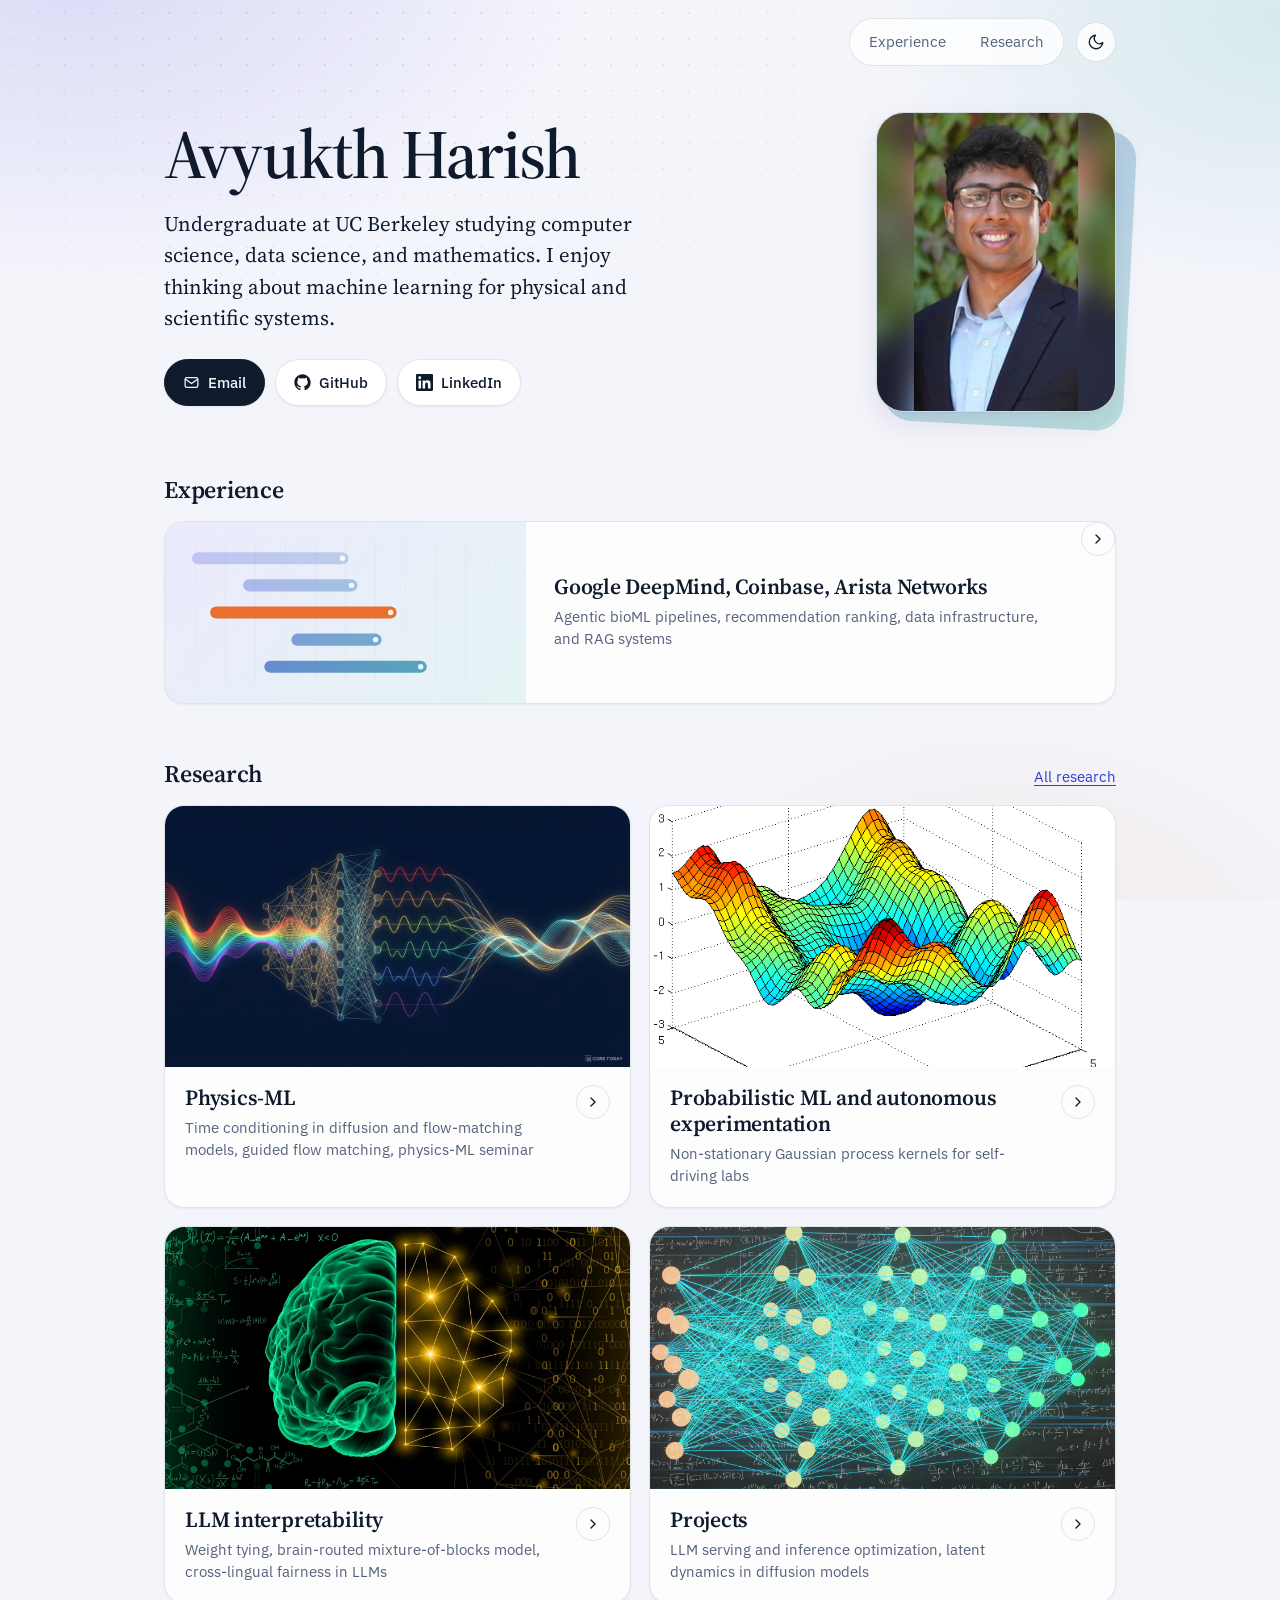
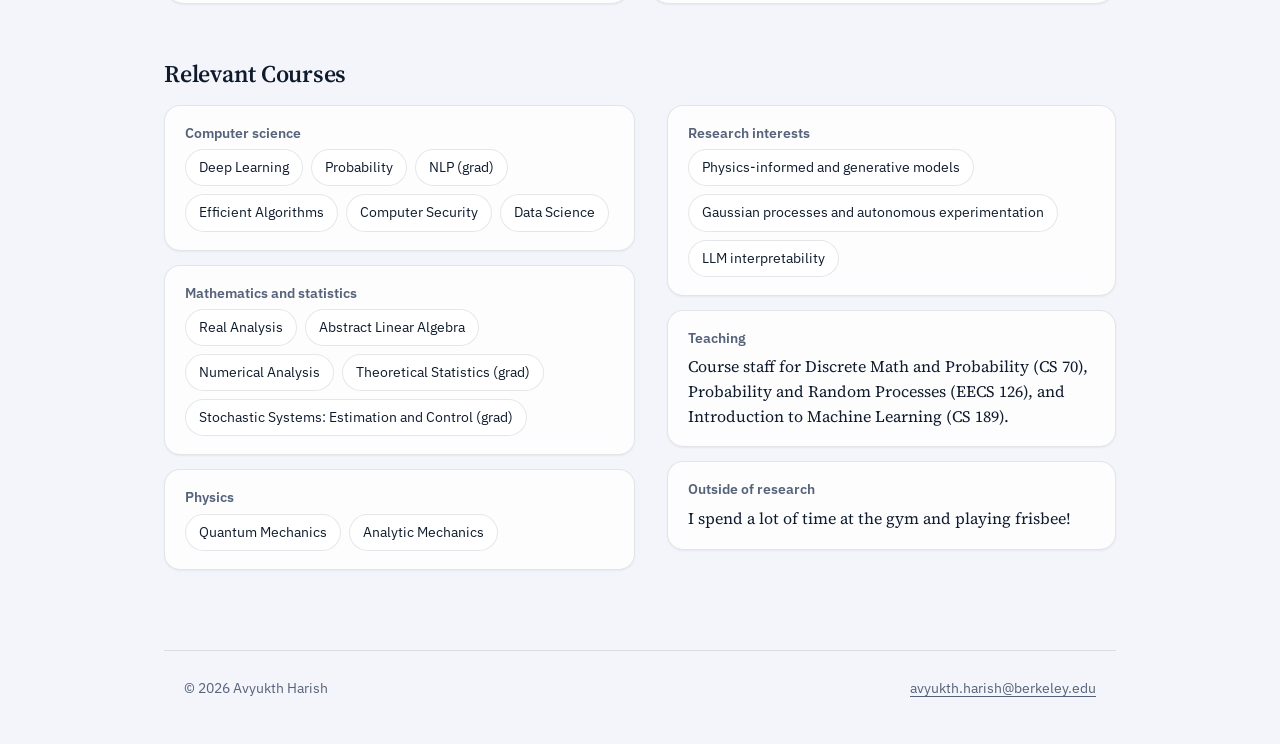
<file: index.html>
<!doctype html>
<html lang="en">
<head>
  <meta charset="utf-8">
  <meta name="viewport" content="width=device-width, initial-scale=1">
  <meta name="google-site-verification" content="E7gSexPcRm4QK4_XpbvRBmjA51ZWsRdbADAZNNIQQow" />
  <title>Avyukth Harish</title>
  <meta name="description" content="Avyukth Harish is an undergraduate at UC Berkeley working on machine learning for physical and scientific systems.">
  <script>try{var t=localStorage.getItem('theme');if(t==='light'||t==='dark')document.documentElement.dataset.theme=t}catch(e){}</script>
  <link rel="preconnect" href="https://fonts.googleapis.com">
  <link rel="preconnect" href="https://fonts.gstatic.com" crossorigin>
  <link href="https://fonts.googleapis.com/css2?family=IBM+Plex+Sans:wght@400;500;600&family=Source+Serif+4:ital,opsz,wght@0,8..60,400..700;1,8..60,400..700&display=swap" rel="stylesheet">
  <link rel="stylesheet" href="style.css">
  <script src="site.js" defer></script>
</head>
<body>
  <header class="site-header">
    <div class="wrap">
      <nav class="site-nav" aria-label="Main">
        <a href="experience.html">Experience</a>
        <a href="research.html">Research</a>
      </nav>
      <button class="theme-toggle" type="button" aria-label="Switch color theme"><svg class="i-sun" viewBox="0 0 24 24" aria-hidden="true"><circle cx="12" cy="12" r="4"/><path d="M12 2v2M12 20v2M4.9 4.9l1.4 1.4M17.7 17.7l1.4 1.4M2 12h2M20 12h2M4.9 19.1l1.4-1.4M17.7 6.3l1.4-1.4"/></svg><svg class="i-moon" viewBox="0 0 24 24" aria-hidden="true"><path d="M21 12.8A9 9 0 1 1 11.2 3a7 7 0 0 0 9.8 9.8Z"/></svg></button>
    </div>
  </header>

  <main class="wrap">
    <section class="hero">
      <div>
        <h1 class="name">Avyukth Harish</h1>
        <p class="lede">Undergraduate at UC Berkeley studying computer science, data science, and mathematics. I enjoy thinking about machine learning for physical and scientific systems.</p>
        <div class="actions">
          <a class="btn btn--primary" href="mailto:avyukth.harish@berkeley.edu"><svg viewBox="0 0 24 24" class="stroke" aria-hidden="true"><rect x="3" y="5" width="18" height="14" rx="2.5"/><path d="m3.5 7.5 8.5 6 8.5-6"/></svg>Email</a>
          <a class="btn" href="https://github.com/avyxh"><svg viewBox="0 0 24 24" class="solid" aria-hidden="true"><path d="M12 .5C5.65.5.5 5.65.5 12c0 5.08 3.29 9.39 7.86 10.91.58.1.79-.25.79-.56v-2.17c-3.2.7-3.87-1.37-3.87-1.37-.52-1.33-1.28-1.69-1.28-1.69-1.04-.71.08-.7.08-.7 1.15.08 1.76 1.18 1.76 1.18 1.03 1.76 2.69 1.25 3.35.96.1-.74.4-1.25.73-1.54-2.55-.29-5.24-1.28-5.24-5.69 0-1.26.45-2.28 1.18-3.09-.12-.29-.51-1.46.11-3.05 0 0 .97-.31 3.17 1.18a11 11 0 0 1 5.78 0c2.2-1.49 3.17-1.18 3.17-1.18.62 1.59.23 2.76.11 3.05.74.81 1.18 1.83 1.18 3.09 0 4.42-2.7 5.39-5.27 5.68.41.36.78 1.06.78 2.14v3.17c0 .31.21.67.8.56A11.5 11.5 0 0 0 23.5 12C23.5 5.65 18.35.5 12 .5Z"/></svg>GitHub</a>
          <a class="btn" href="https://linkedin.com/in/avy-harish"><svg viewBox="0 0 24 24" class="solid" aria-hidden="true"><path d="M20.45 20.45h-3.56v-5.57c0-1.33-.02-3.04-1.85-3.04-1.85 0-2.14 1.45-2.14 2.94v5.67H9.35V9h3.41v1.56h.05c.48-.9 1.64-1.85 3.37-1.85 3.6 0 4.27 2.37 4.27 5.45v6.29ZM5.34 7.43a2.06 2.06 0 1 1 0-4.12 2.06 2.06 0 0 1 0 4.12ZM7.12 20.45H3.56V9h3.56v11.45ZM22.22 0H1.77C.79 0 0 .77 0 1.73v20.54C0 23.23.79 24 1.77 24h20.45c.98 0 1.78-.77 1.78-1.73V1.73C24 .77 23.2 0 22.22 0Z"/></svg>LinkedIn</a>
        </div>
      </div>
      <div class="portrait-wrap">
        <div class="portrait">
          <span aria-hidden="true">AH</span>
          <!-- Save your photo as assets/profile.jpg and it replaces the initials. -->
          <img src="assets/profile.jpg" alt="Avyukth Harish" onerror="this.remove()">
        </div>
      </div>
    </section>

    <section class="section" aria-labelledby="exp-h">
      <div class="section-head"><h2 id="exp-h">Experience</h2></div>
      <a class="tile tile--wide" href="experience.html">
        <div class="tile-art"><img src="assets/art/experience.svg" alt="" loading="lazy"></div>
        <div class="tile-body">
          <div class="tile-text">
            <div class="tile-title">Google DeepMind, Coinbase, Arista Networks</div>
            <p class="tile-desc">Agentic bioML pipelines, recommendation ranking, data infrastructure, and RAG systems</p>
            </div>
          </div>
          <span class="chev"><svg viewBox="0 0 24 24" aria-hidden="true"><path d="M9 6l6 6-6 6"/></svg></span>
        </div>
      </a>
    </section>

    <section class="section" aria-labelledby="res-h">
      <div class="section-head">
        <h2 id="res-h">Research</h2>
        <a class="more" href="research.html">All research</a>
      </div>
      <div class="tiles">
        <a class="tile" href="physics-ml.html">
          <div class="tile-art"><img src="assets/art/physics-ml.jpg" alt="" loading="lazy"></div>
          <div class="tile-body">
            <div class="tile-text">
              <div class="tile-title">Physics-ML</div>
              <p class="tile-desc">Time conditioning in diffusion and flow-matching models, guided flow matching, physics-ML seminar</p>
            </div>
            <span class="chev"><svg viewBox="0 0 24 24" aria-hidden="true"><path d="M9 6l6 6-6 6"/></svg></span>
          </div>
        </a>
        <a class="tile" href="probabilistic-ml.html">
          <div class="tile-art"><img src="assets/art/probabilistic-ml.jpg" alt="" loading="lazy"></div>
          <div class="tile-body">
            <div class="tile-text">
              <div class="tile-title">Probabilistic ML and autonomous experimentation</div>
              <p class="tile-desc">Non-stationary Gaussian process kernels for self-driving labs</p>
            </div>
            <span class="chev"><svg viewBox="0 0 24 24" aria-hidden="true"><path d="M9 6l6 6-6 6"/></svg></span>
          </div>
        </a>
        <a class="tile" href="interpretability.html">
          <div class="tile-art"><img src="assets/art/interpretability.jpg" alt="" loading="lazy"></div>
          <div class="tile-body">
            <div class="tile-text">
              <div class="tile-title">LLM interpretability</div>
              <p class="tile-desc">Weight tying, brain-routed mixture-of-blocks model, cross-lingual fairness in LLMs</p>
            </div>
            <span class="chev"><svg viewBox="0 0 24 24" aria-hidden="true"><path d="M9 6l6 6-6 6"/></svg></span>
          </div>
        </a>
        <a class="tile" href="projects.html">
          <div class="tile-art"><img src="assets/art/projects.jpg" alt="" loading="lazy"></div>
          <div class="tile-body">
            <div class="tile-text">
              <div class="tile-title">Projects</div>
              <p class="tile-desc">LLM serving and inference optimization, latent dynamics in diffusion models</p>
            </div>
            <span class="chev"><svg viewBox="0 0 24 24" aria-hidden="true"><path d="M9 6l6 6-6 6"/></svg></span>
          </div>
        </a>
      </div>
    </section>

        <section class="section" aria-labelledby="about-h">
      <div class="section-head"><h2 id="about-h">Relevant Courses</h2></div>
      <div class="about">
        <div class="panels">
          <div class="panel">
            <h3>Computer science</h3>
            <div class="chips">
              <span class="chip">Deep Learning</span>
              <span class="chip">Probability</span>
              <span class="chip">NLP (grad)</span>
              <span class="chip">Efficient Algorithms</span>
              <span class="chip">Computer Security</span>
              <span class="chip">Data Science</span>
            </div>
          </div>
          <div class="panel">
            <h3>Mathematics and statistics</h3>
            <div class="chips">
              <span class="chip">Real Analysis</span>
              <span class="chip">Abstract Linear Algebra</span>
              <span class="chip">Numerical Analysis</span>
              <span class="chip">Theoretical Statistics (grad)</span>
              <span class="chip">Stochastic Systems: Estimation and Control (grad)</span>
            </div>
          </div>
          <div class="panel">
            <h3>Physics</h3>
            <div class="chips">
              <span class="chip">Quantum Mechanics</span>
              <span class="chip">Analytic Mechanics</span>
            </div>
          </div>
        </div>
        <div class="panels">
          <div class="panel">
            <h3>Research interests</h3>
            <div class="chips">
              <a class="chip" href="physics-ml.html">Physics-informed and generative models</a>
              <a class="chip" href="probabilistic-ml.html">Gaussian processes and autonomous experimentation</a>
              <a class="chip" href="interpretability.html">LLM interpretability</a>
            </div>
          </div>
          <div class="panel">
            <h3>Teaching</h3>
            <p>Course staff for Discrete Math and Probability (CS 70), Probability and Random Processes (EECS 126), and Introduction to Machine Learning (CS 189).</p>
          </div>
          <div class="panel">
            <h3>Outside of research</h3>
            <p>I spend a lot of time at the gym and playing frisbee!</p>
          </div>
        </div>
      </div>
    </section>

  <footer class="site-footer">
    <div class="wrap">
      <p>&copy; 2026 Avyukth Harish</p>
      <p><a href="mailto:avyukth.harish@berkeley.edu">avyukth.harish@berkeley.edu</a></p>
    </div>
  </footer>
</body>
</html>
</file>
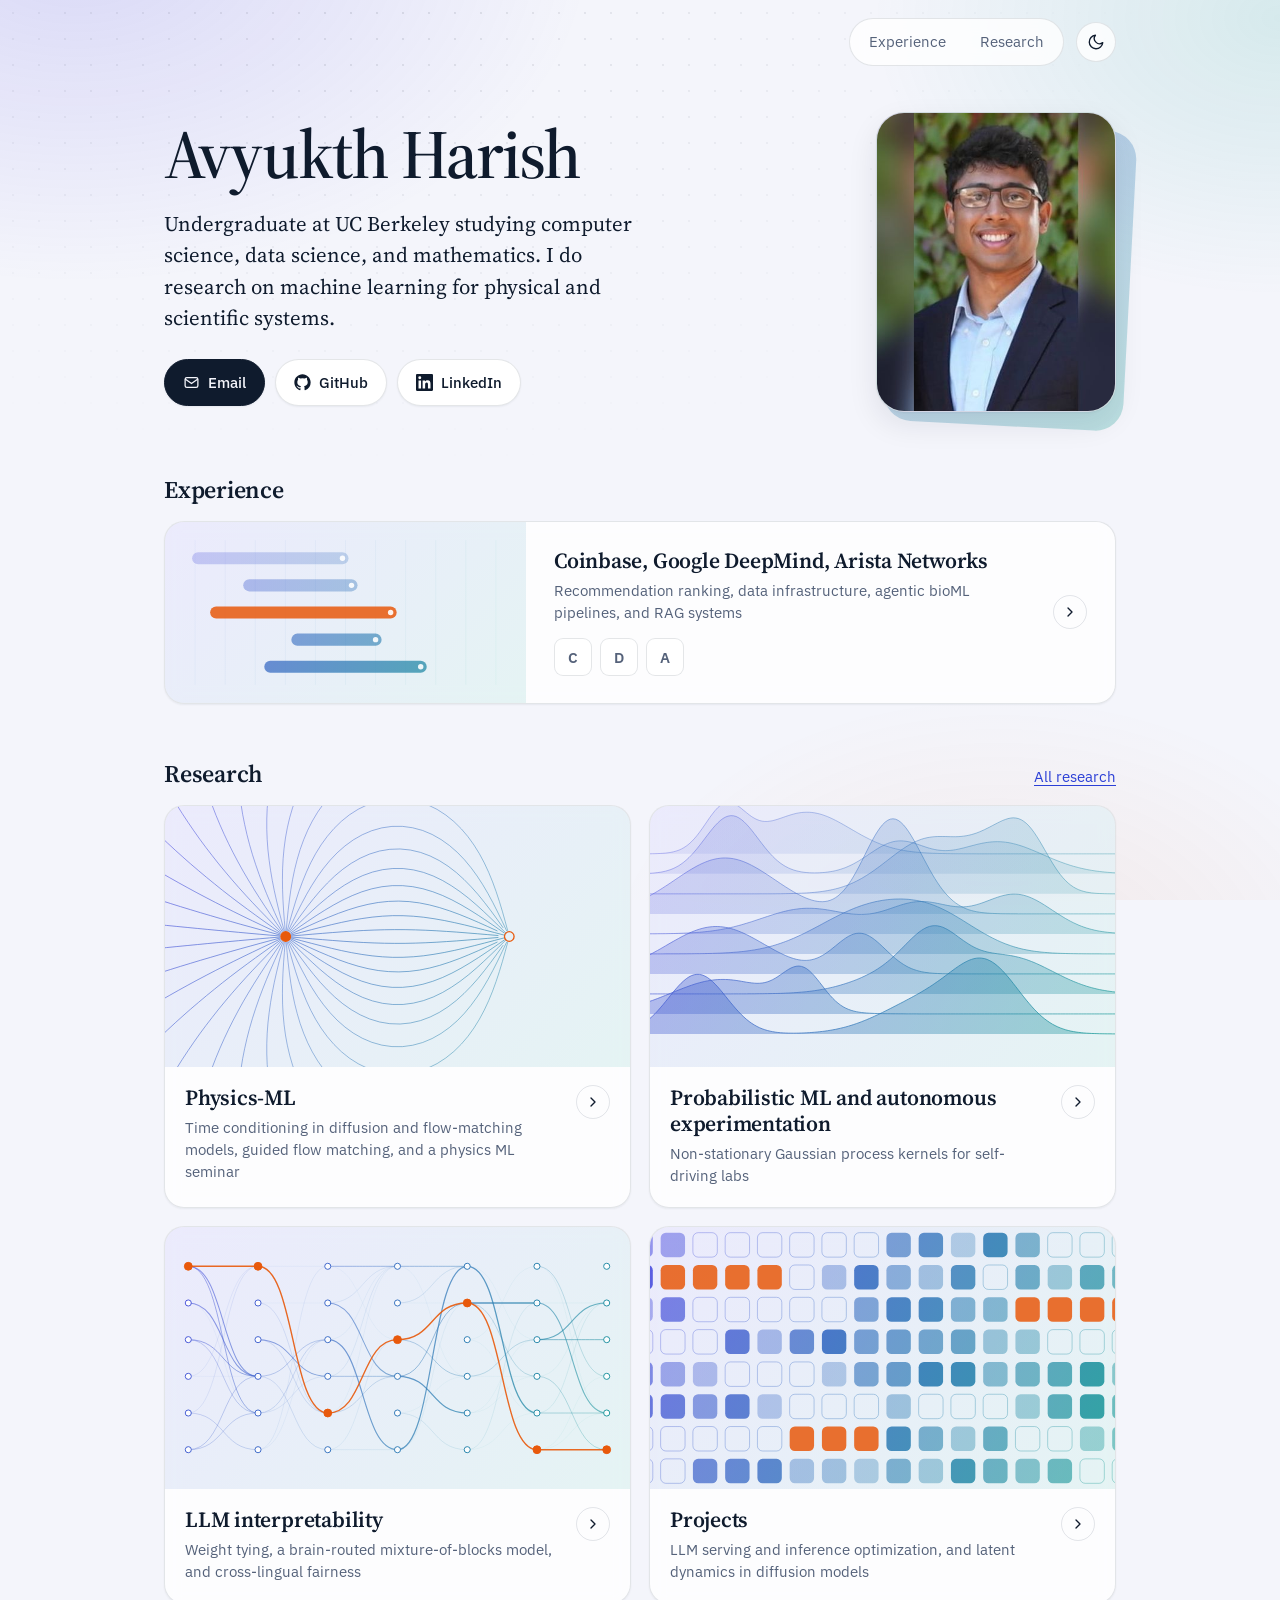
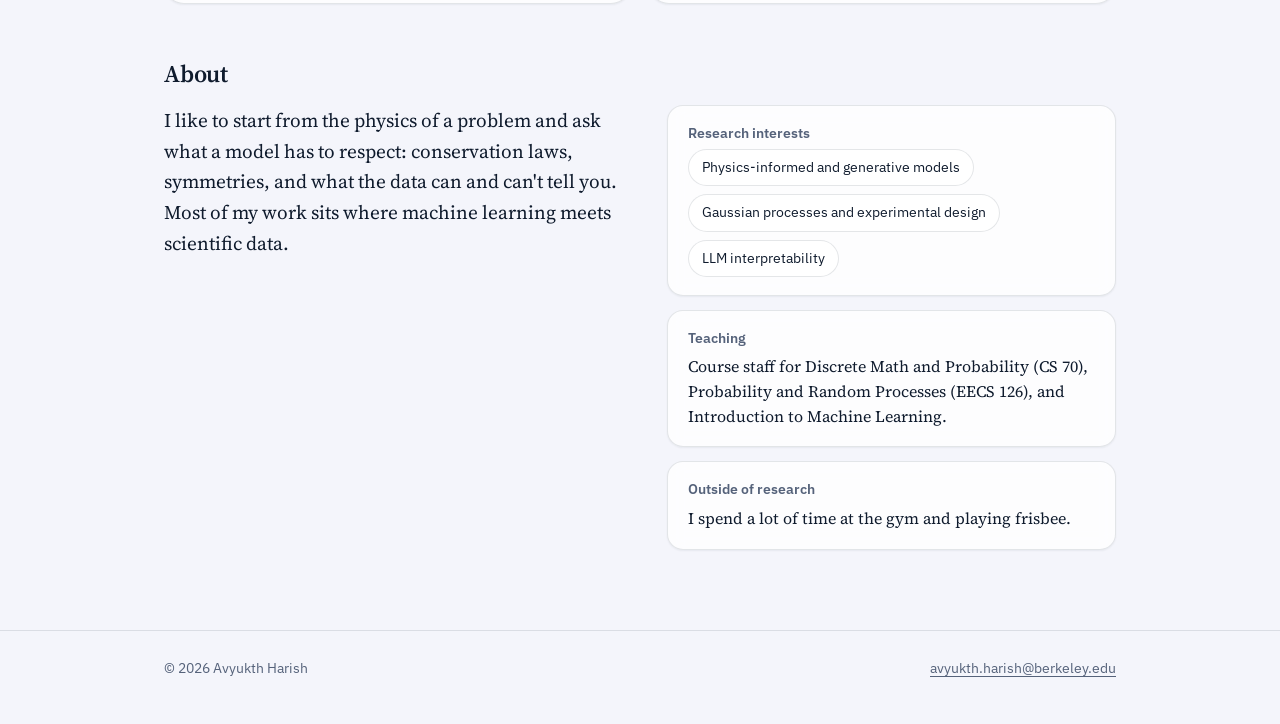
<file: site/index.html>
<!doctype html>
<html lang="en">
<head>
  <meta charset="utf-8">
  <meta name="viewport" content="width=device-width, initial-scale=1">
  <title>Avyukth Harish</title>
  <meta name="description" content="Avyukth Harish is an undergraduate at UC Berkeley working on machine learning for physical and scientific systems.">
  <script>try{var t=localStorage.getItem('theme');if(t==='light'||t==='dark')document.documentElement.dataset.theme=t}catch(e){}</script>
  <link rel="preconnect" href="https://fonts.googleapis.com">
  <link rel="preconnect" href="https://fonts.gstatic.com" crossorigin>
  <link href="https://fonts.googleapis.com/css2?family=IBM+Plex+Sans:wght@400;500;600&family=Source+Serif+4:ital,opsz,wght@0,8..60,400..700;1,8..60,400..700&display=swap" rel="stylesheet">
  <link rel="stylesheet" href="style.css">
  <script src="site.js" defer></script>
</head>
<body>
  <header class="site-header">
    <div class="wrap">
      <nav class="site-nav" aria-label="Main">
        <a href="experience.html">Experience</a>
        <a href="research.html">Research</a>
      </nav>
      <button class="theme-toggle" type="button" aria-label="Switch color theme"><svg class="i-sun" viewBox="0 0 24 24" aria-hidden="true"><circle cx="12" cy="12" r="4"/><path d="M12 2v2M12 20v2M4.9 4.9l1.4 1.4M17.7 17.7l1.4 1.4M2 12h2M20 12h2M4.9 19.1l1.4-1.4M17.7 6.3l1.4-1.4"/></svg><svg class="i-moon" viewBox="0 0 24 24" aria-hidden="true"><path d="M21 12.8A9 9 0 1 1 11.2 3a7 7 0 0 0 9.8 9.8Z"/></svg></button>
    </div>
  </header>

  <main class="wrap">
    <section class="hero">
      <div>
        <h1 class="name">Avyukth Harish</h1>
        <p class="lede">Undergraduate at UC Berkeley studying computer science, data science, and mathematics. I do research on machine learning for physical and scientific systems.</p>
        <div class="actions">
          <a class="btn btn--primary" href="mailto:avyukth.harish@berkeley.edu"><svg viewBox="0 0 24 24" class="stroke" aria-hidden="true"><rect x="3" y="5" width="18" height="14" rx="2.5"/><path d="m3.5 7.5 8.5 6 8.5-6"/></svg>Email</a>
          <a class="btn" href="https://github.com/avyxh"><svg viewBox="0 0 24 24" class="solid" aria-hidden="true"><path d="M12 .5C5.65.5.5 5.65.5 12c0 5.08 3.29 9.39 7.86 10.91.58.1.79-.25.79-.56v-2.17c-3.2.7-3.87-1.37-3.87-1.37-.52-1.33-1.28-1.69-1.28-1.69-1.04-.71.08-.7.08-.7 1.15.08 1.76 1.18 1.76 1.18 1.03 1.76 2.69 1.25 3.35.96.1-.74.4-1.25.73-1.54-2.55-.29-5.24-1.28-5.24-5.69 0-1.26.45-2.28 1.18-3.09-.12-.29-.51-1.46.11-3.05 0 0 .97-.31 3.17 1.18a11 11 0 0 1 5.78 0c2.2-1.49 3.17-1.18 3.17-1.18.62 1.59.23 2.76.11 3.05.74.81 1.18 1.83 1.18 3.09 0 4.42-2.7 5.39-5.27 5.68.41.36.78 1.06.78 2.14v3.17c0 .31.21.67.8.56A11.5 11.5 0 0 0 23.5 12C23.5 5.65 18.35.5 12 .5Z"/></svg>GitHub</a>
          <a class="btn" href="https://linkedin.com/in/avy-harish"><svg viewBox="0 0 24 24" class="solid" aria-hidden="true"><path d="M20.45 20.45h-3.56v-5.57c0-1.33-.02-3.04-1.85-3.04-1.85 0-2.14 1.45-2.14 2.94v5.67H9.35V9h3.41v1.56h.05c.48-.9 1.64-1.85 3.37-1.85 3.6 0 4.27 2.37 4.27 5.45v6.29ZM5.34 7.43a2.06 2.06 0 1 1 0-4.12 2.06 2.06 0 0 1 0 4.12ZM7.12 20.45H3.56V9h3.56v11.45ZM22.22 0H1.77C.79 0 0 .77 0 1.73v20.54C0 23.23.79 24 1.77 24h20.45c.98 0 1.78-.77 1.78-1.73V1.73C24 .77 23.2 0 22.22 0Z"/></svg>LinkedIn</a>
        </div>
      </div>
      <div class="portrait-wrap">
        <div class="portrait">
          <span aria-hidden="true">AH</span>
          <!-- Save your photo as assets/profile.jpg and it replaces the initials. -->
          <img src="assets/profile.jpg" alt="Avyukth Harish" onerror="this.remove()">
        </div>
      </div>
    </section>

    <section class="section" aria-labelledby="exp-h">
      <div class="section-head"><h2 id="exp-h">Experience</h2></div>
      <a class="tile tile--wide" href="experience.html">
        <div class="tile-art"><img src="assets/art/experience.svg" alt="" loading="lazy"></div>
        <div class="tile-body">
          <div class="tile-text">
            <div class="tile-title">Coinbase, Google DeepMind, Arista Networks</div>
            <p class="tile-desc">Recommendation ranking, data infrastructure, agentic bioML pipelines, and RAG systems</p>
            <div class="logos" aria-hidden="true">
              <span class="logo">C</span><span class="logo">D</span><span class="logo">A</span>
            </div>
          </div>
          <span class="chev"><svg viewBox="0 0 24 24" aria-hidden="true"><path d="M9 6l6 6-6 6"/></svg></span>
        </div>
      </a>
    </section>

    <section class="section" aria-labelledby="res-h">
      <div class="section-head">
        <h2 id="res-h">Research</h2>
        <a class="more" href="research.html">All research</a>
      </div>
      <div class="tiles">
        <a class="tile" href="physics-ml.html">
          <div class="tile-art"><img src="assets/art/physics-ml.svg" alt="" loading="lazy"></div>
          <div class="tile-body">
            <div class="tile-text">
              <div class="tile-title">Physics-ML</div>
              <p class="tile-desc">Time conditioning in diffusion and flow-matching models, guided flow matching, and a physics ML seminar</p>
            </div>
            <span class="chev"><svg viewBox="0 0 24 24" aria-hidden="true"><path d="M9 6l6 6-6 6"/></svg></span>
          </div>
        </a>
        <a class="tile" href="probabilistic-ml.html">
          <div class="tile-art"><img src="assets/art/probabilistic-ml.svg" alt="" loading="lazy"></div>
          <div class="tile-body">
            <div class="tile-text">
              <div class="tile-title">Probabilistic ML and autonomous experimentation</div>
              <p class="tile-desc">Non-stationary Gaussian process kernels for self-driving labs</p>
            </div>
            <span class="chev"><svg viewBox="0 0 24 24" aria-hidden="true"><path d="M9 6l6 6-6 6"/></svg></span>
          </div>
        </a>
        <a class="tile" href="interpretability.html">
          <div class="tile-art"><img src="assets/art/interpretability.svg" alt="" loading="lazy"></div>
          <div class="tile-body">
            <div class="tile-text">
              <div class="tile-title">LLM interpretability</div>
              <p class="tile-desc">Weight tying, a brain-routed mixture-of-blocks model, and cross-lingual fairness</p>
            </div>
            <span class="chev"><svg viewBox="0 0 24 24" aria-hidden="true"><path d="M9 6l6 6-6 6"/></svg></span>
          </div>
        </a>
        <a class="tile" href="projects.html">
          <div class="tile-art"><img src="assets/art/projects.svg" alt="" loading="lazy"></div>
          <div class="tile-body">
            <div class="tile-text">
              <div class="tile-title">Projects</div>
              <p class="tile-desc">LLM serving and inference optimization, and latent dynamics in diffusion models</p>
            </div>
            <span class="chev"><svg viewBox="0 0 24 24" aria-hidden="true"><path d="M9 6l6 6-6 6"/></svg></span>
          </div>
        </a>
      </div>
    </section>

    <section class="section" aria-labelledby="about-h">
      <div class="section-head"><h2 id="about-h">About</h2></div>
      <div class="about">
        <p class="about-bio">I like to start from the physics of a problem and ask what a model has to respect: conservation laws, symmetries, and what the data can and can't tell you. Most of my work sits where machine learning meets scientific data.</p>
        <div class="panels">
          <div class="panel">
            <h3>Research interests</h3>
            <div class="chips">
              <a class="chip" href="physics-ml.html">Physics-informed and generative models</a>
              <a class="chip" href="probabilistic-ml.html">Gaussian processes and experimental design</a>
              <a class="chip" href="interpretability.html">LLM interpretability</a>
            </div>
          </div>
          <div class="panel">
            <h3>Teaching</h3>
            <p>Course staff for Discrete Math and Probability (CS 70), Probability and Random Processes (EECS 126), and Introduction to Machine Learning.</p>
          </div>
          <div class="panel">
            <h3>Outside of research</h3>
            <p>I spend a lot of time at the gym and playing frisbee.</p>
          </div>
        </div>
      </div>
    </section>
  </main>

  <footer class="site-footer">
    <div class="wrap">
      <p>&copy; 2026 Avyukth Harish</p>
      <p><a href="mailto:avyukth.harish@berkeley.edu">avyukth.harish@berkeley.edu</a></p>
    </div>
  </footer>
</body>
</html>
</file>
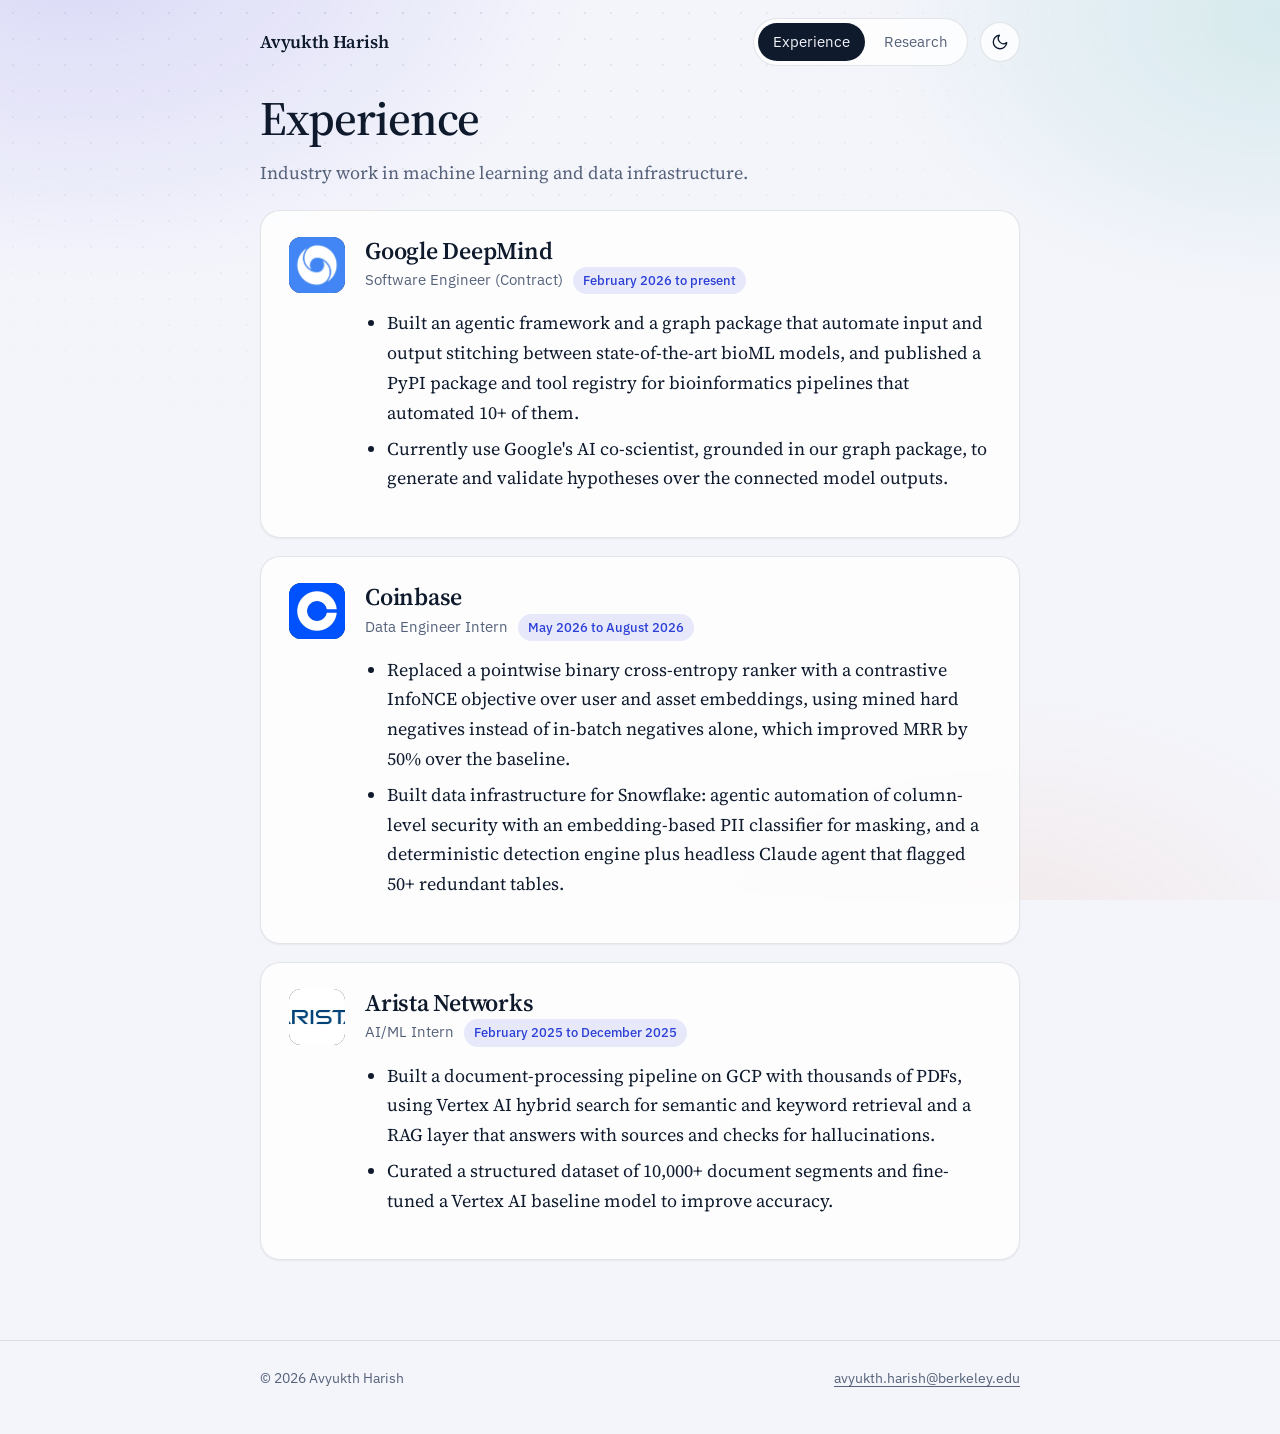
<file: experience.html>
<!doctype html>
<html lang="en">
<head>
  <meta charset="utf-8">
  <meta name="viewport" content="width=device-width, initial-scale=1">
  <title>Experience | Avyukth Harish</title>
  <meta name="description" content="Work experience of Avyukth Harish: Google DeepMind, Coinbase, and Arista Networks.">
  <script>try{var t=localStorage.getItem('theme');if(t==='light'||t==='dark')document.documentElement.dataset.theme=t}catch(e){}</script>
  <link rel="preconnect" href="https://fonts.googleapis.com">
  <link rel="preconnect" href="https://fonts.gstatic.com" crossorigin>
  <link href="https://fonts.googleapis.com/css2?family=IBM+Plex+Sans:wght@400;500;600&family=Source+Serif+4:ital,opsz,wght@0,8..60,400..700;1,8..60,400..700&display=swap" rel="stylesheet">
  <link rel="stylesheet" href="style.css">
  <script src="site.js" defer></script>
</head>
<body>
  <header class="site-header">
    <div class="wrap wrap--page">
      <a class="brand" href="index.html">Avyukth Harish</a>
      <nav class="site-nav" aria-label="Main">
        <a href="experience.html" aria-current="page">Experience</a>
        <a href="research.html">Research</a>
      </nav>
      <button class="theme-toggle" type="button" aria-label="Switch color theme"><svg class="i-sun" viewBox="0 0 24 24" aria-hidden="true"><circle cx="12" cy="12" r="4"/><path d="M12 2v2M12 20v2M4.9 4.9l1.4 1.4M17.7 17.7l1.4 1.4M2 12h2M20 12h2M4.9 19.1l1.4-1.4M17.7 6.3l1.4-1.4"/></svg><svg class="i-moon" viewBox="0 0 24 24" aria-hidden="true"><path d="M21 12.8A9 9 0 1 1 11.2 3a7 7 0 0 0 9.8 9.8Z"/></svg></button>
    </div>
  </header>

  <main class="wrap wrap--page">
    <div class="page-head">
      <h1 class="page-title">Experience</h1>
      <p class="page-sub">Industry work in machine learning and data infrastructure.</p>
    </div>
    <!-- Logos: save assets/logos/coinbase.svg, deepmind.svg, arista.svg and they replace the initials. -->
    <article class="card role" id="deepmind">
      <div class="logo" aria-hidden="true">D<img src="assets/logos/deepmind.png" alt="" onerror="this.remove()"></div>
      <div class="role-body">
        <h2 class="role-name">Google DeepMind</h2>
        <p class="role-title">Software Engineer (Contract) <span class="tag">February 2026 to present</span></p>
        <ul>
          <li>Built an agentic framework and a graph package that automate input and output stitching between state-of-the-art bioML models, and published a PyPI package and tool registry for bioinformatics pipelines that automated 10+ of them.</li>
          <li>Currently use Google's AI co-scientist, grounded in our graph package, to generate and validate hypotheses over the connected model outputs.</li>
        </ul>
      </div>
    </article>
    <article class="card role" id="coinbase">
      <div class="logo" aria-hidden="true">C<img src="assets/logos/coinbase.jpeg" alt="" onerror="this.remove()"></div>
      <div class="role-body">
        <h2 class="role-name">Coinbase</h2>
        <p class="role-title">Data Engineer Intern <span class="tag">May 2026 to August 2026</span></p>
        <ul>
          <li>Replaced a pointwise binary cross-entropy ranker with a contrastive InfoNCE objective over user and asset embeddings, using mined hard negatives instead of in-batch negatives alone, which improved MRR by 50% over the baseline.</li>
          <li>Built data infrastructure for Snowflake: agentic automation of column-level security with an embedding-based PII classifier for masking, and a deterministic detection engine plus headless Claude agent that flagged 50+ redundant tables.</li>
        </ul>
      </div>
    </article>
    <article class="card role" id="arista">
      <div class="logo" aria-hidden="true">A<img src="assets/logos/arista.png" alt="" onerror="this.remove()"></div>
      <div class="role-body">
        <h2 class="role-name">Arista Networks</h2>
        <p class="role-title">AI/ML Intern <span class="tag">February 2025 to December 2025</span></p>
        <ul>
          <li>Built a document-processing pipeline on GCP with thousands of PDFs, using Vertex AI hybrid search for semantic and keyword retrieval and a RAG layer that answers with sources and checks for hallucinations.</li>
          <li>Curated a structured dataset of 10,000+ document segments and fine-tuned a Vertex AI baseline model to improve accuracy.</li>
        </ul>
      </div>
    </article>
  </main>

  <footer class="site-footer">
    <div class="wrap wrap--page">
      <p>&copy; 2026 Avyukth Harish</p>
      <p><a href="mailto:avyukth.harish@berkeley.edu">avyukth.harish@berkeley.edu</a></p>
    </div>
  </footer>
</body>
</html>
</file>
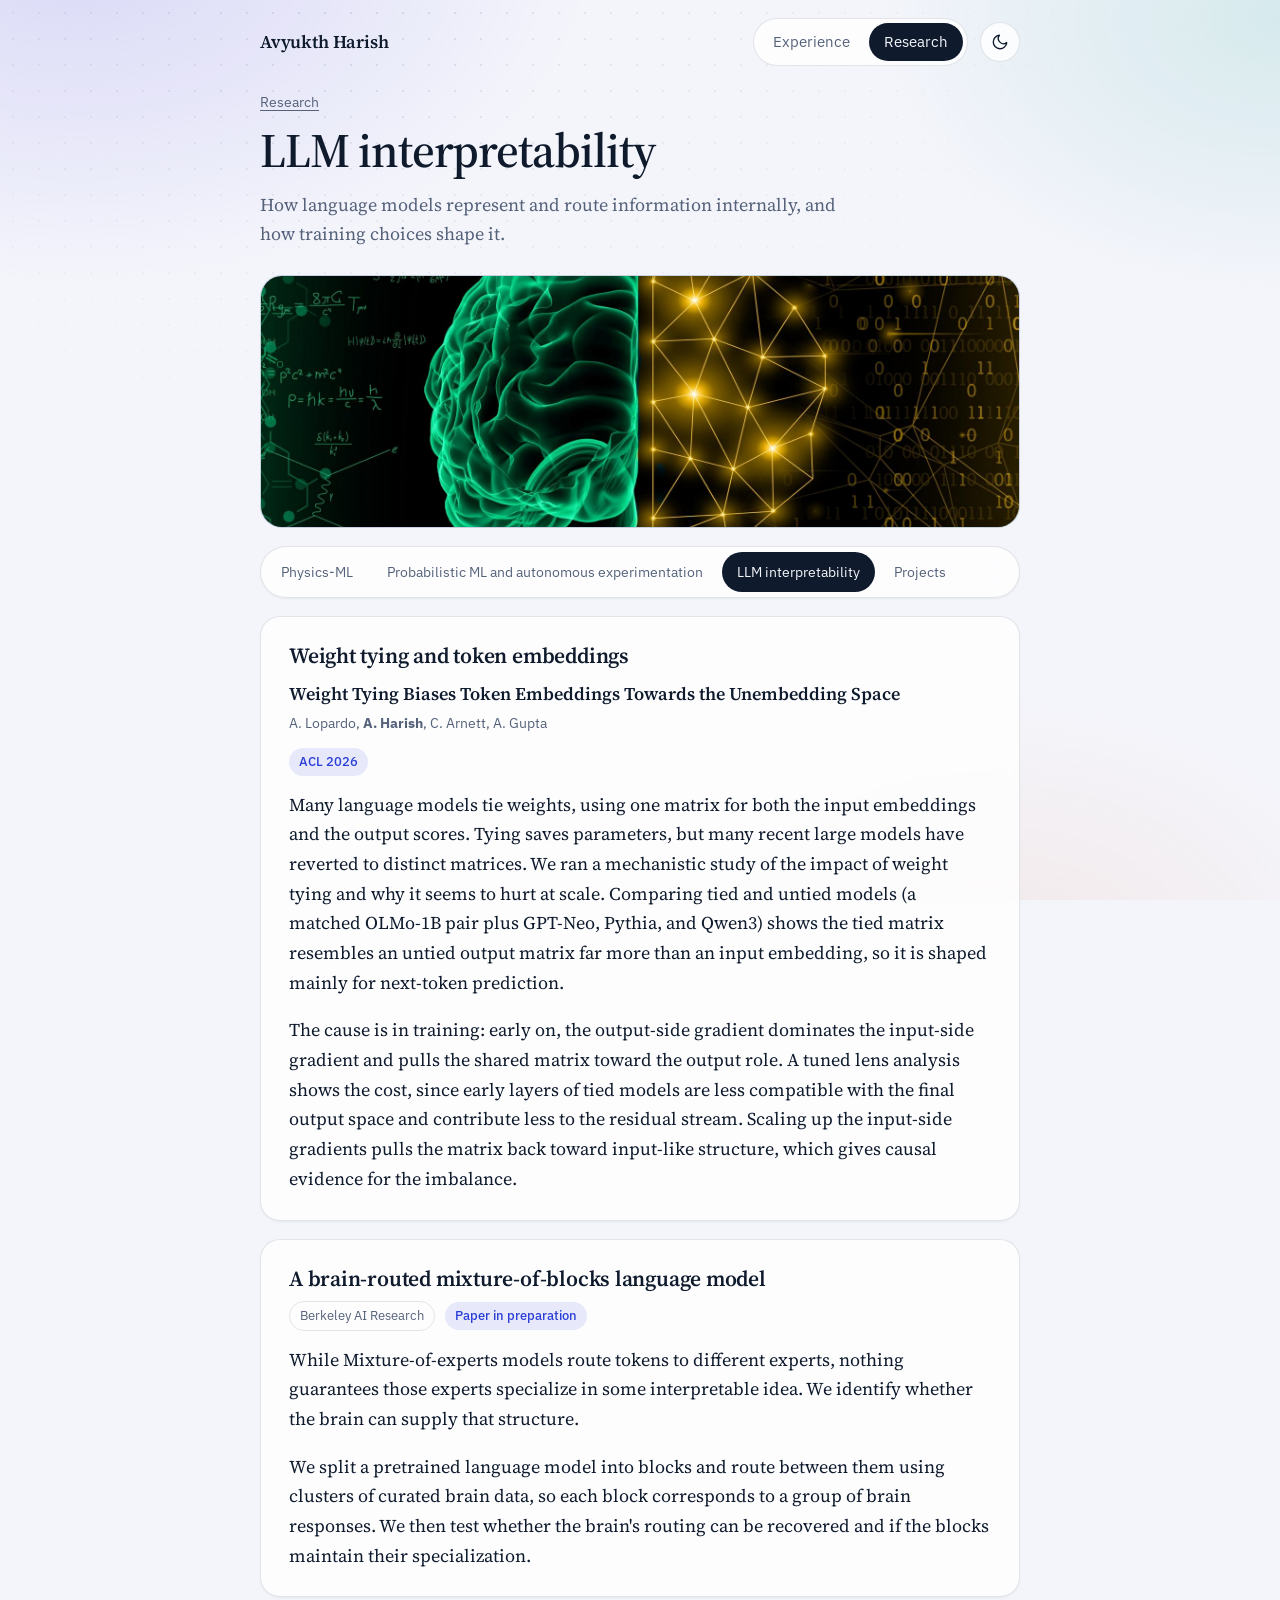
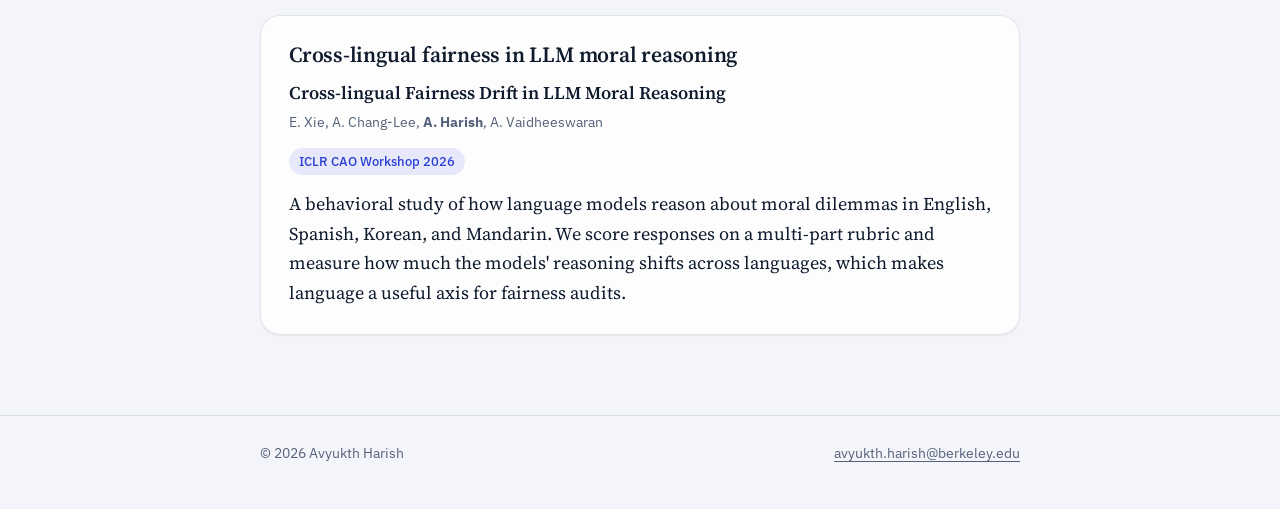
<file: interpretability.html>
<!doctype html>
<html lang="en">
<head>
  <meta charset="utf-8">
  <meta name="viewport" content="width=device-width, initial-scale=1">
  <title>LLM interpretability | Avyukth Harish</title>
  <meta name="description" content="Research by Avyukth Harish on LLM interpretability: how weight tying shapes token embeddings, a brain-routed mixture-of-blocks language model, and cross-lingual fairness.">
  <script>try{var t=localStorage.getItem('theme');if(t==='light'||t==='dark')document.documentElement.dataset.theme=t}catch(e){}</script>
  <link rel="preconnect" href="https://fonts.googleapis.com">
  <link rel="preconnect" href="https://fonts.gstatic.com" crossorigin>
  <link href="https://fonts.googleapis.com/css2?family=IBM+Plex+Sans:wght@400;500;600&family=Source+Serif+4:ital,opsz,wght@0,8..60,400..700;1,8..60,400..700&display=swap" rel="stylesheet">
  <link rel="stylesheet" href="style.css">
  <script src="site.js" defer></script>
</head>
<body>
  <header class="site-header">
    <div class="wrap wrap--page">
      <a class="brand" href="index.html">Avyukth Harish</a>
      <nav class="site-nav" aria-label="Main">
        <a href="experience.html">Experience</a>
        <a href="research.html" aria-current="true">Research</a>
      </nav>
      <button class="theme-toggle" type="button" aria-label="Switch color theme"><svg class="i-sun" viewBox="0 0 24 24" aria-hidden="true"><circle cx="12" cy="12" r="4"/><path d="M12 2v2M12 20v2M4.9 4.9l1.4 1.4M17.7 17.7l1.4 1.4M2 12h2M20 12h2M4.9 19.1l1.4-1.4M17.7 6.3l1.4-1.4"/></svg><svg class="i-moon" viewBox="0 0 24 24" aria-hidden="true"><path d="M21 12.8A9 9 0 1 1 11.2 3a7 7 0 0 0 9.8 9.8Z"/></svg></button>
    </div>
  </header>

  <main class="wrap wrap--page">
    <div class="page-head">
      <p class="crumbs"><a href="research.html">Research</a></p>
      <h1 class="page-title">LLM interpretability</h1>
      <p class="page-sub">How language models represent and route information internally, and how training choices shape it.</p>
    </div>
    <div class="banner"><img src="assets/art/interpretability.jpg" alt=""></div>
    <nav class="tabs" aria-label="Research areas"><a href="physics-ml.html">Physics-ML</a><a href="probabilistic-ml.html">Probabilistic ML and autonomous experimentation</a><a href="interpretability.html" aria-current="page">LLM interpretability</a><a href="projects.html">Projects</a></nav>

    <section class="card">
      <h2 class="card-title">Weight tying and token embeddings</h2>
      <p class="pub"><span class="pub-title">Weight Tying Biases Token Embeddings Towards the Unembedding Space</span></p>
      <p class="authors">A. Lopardo, <b>A. Harish</b>, C. Arnett, A. Gupta</p>
      <div class="meta-row"><span class="tag">ACL 2026</span></div>
      <p>Many language models tie weights, using one matrix for both the input embeddings and the output scores. Tying saves parameters, but many recent large models have reverted to distinct matrices. We ran a mechanistic study of the impact of weight tying and why it seems to hurt at scale. Comparing tied and untied models (a matched OLMo-1B pair plus GPT-Neo, Pythia, and Qwen3) shows the tied matrix resembles an untied output matrix far more than an input embedding, so it is shaped mainly for next-token prediction.</p>
      <p>The cause is in training: early on, the output-side gradient dominates the input-side gradient and pulls the shared matrix toward the output role. A tuned lens analysis shows the cost, since early layers of tied models are less compatible with the final output space and contribute less to the residual stream. Scaling up the input-side gradients pulls the matrix back toward input-like structure, which gives causal evidence for the imbalance.</p>
    </section>

    <section class="card">
      <h2 class="card-title">A brain-routed mixture-of-blocks language model</h2>
      <div class="meta-row"><span class="tag tag--plain">Berkeley AI Research</span><span class="tag">Paper in preparation</span></div>
      <p>While Mixture-of-experts models route tokens to different experts, nothing guarantees those experts specialize in some interpretable idea. We identify whether the brain can supply that structure.</p>
      <p>We split a pretrained language model into blocks and route between them using clusters of curated brain data, so each block corresponds to a group of brain responses. We then test whether the brain's routing can be recovered and if the blocks maintain their specialization.</p>
    </section>

    <section class="card">
      <h2 class="card-title">Cross-lingual fairness in LLM moral reasoning</h2>
      <p class="pub"><span class="pub-title">Cross-lingual Fairness Drift in LLM Moral Reasoning</span></p>
      <p class="authors">E. Xie, A. Chang-Lee, <b>A. Harish</b>, A. Vaidheeswaran</p>
      <div class="meta-row"><span class="tag">ICLR CAO Workshop 2026</span></div>
      <p>A behavioral study of how language models reason about moral dilemmas in English, Spanish, Korean, and Mandarin. We score responses on a multi-part rubric and measure how much the models' reasoning shifts across languages, which makes language a useful axis for fairness audits.</p>
    </section>
  </main>

  <footer class="site-footer">
    <div class="wrap wrap--page">
      <p>&copy; 2026 Avyukth Harish</p>
      <p><a href="mailto:avyukth.harish@berkeley.edu">avyukth.harish@berkeley.edu</a></p>
    </div>
  </footer>
</body>
</html>
</file>
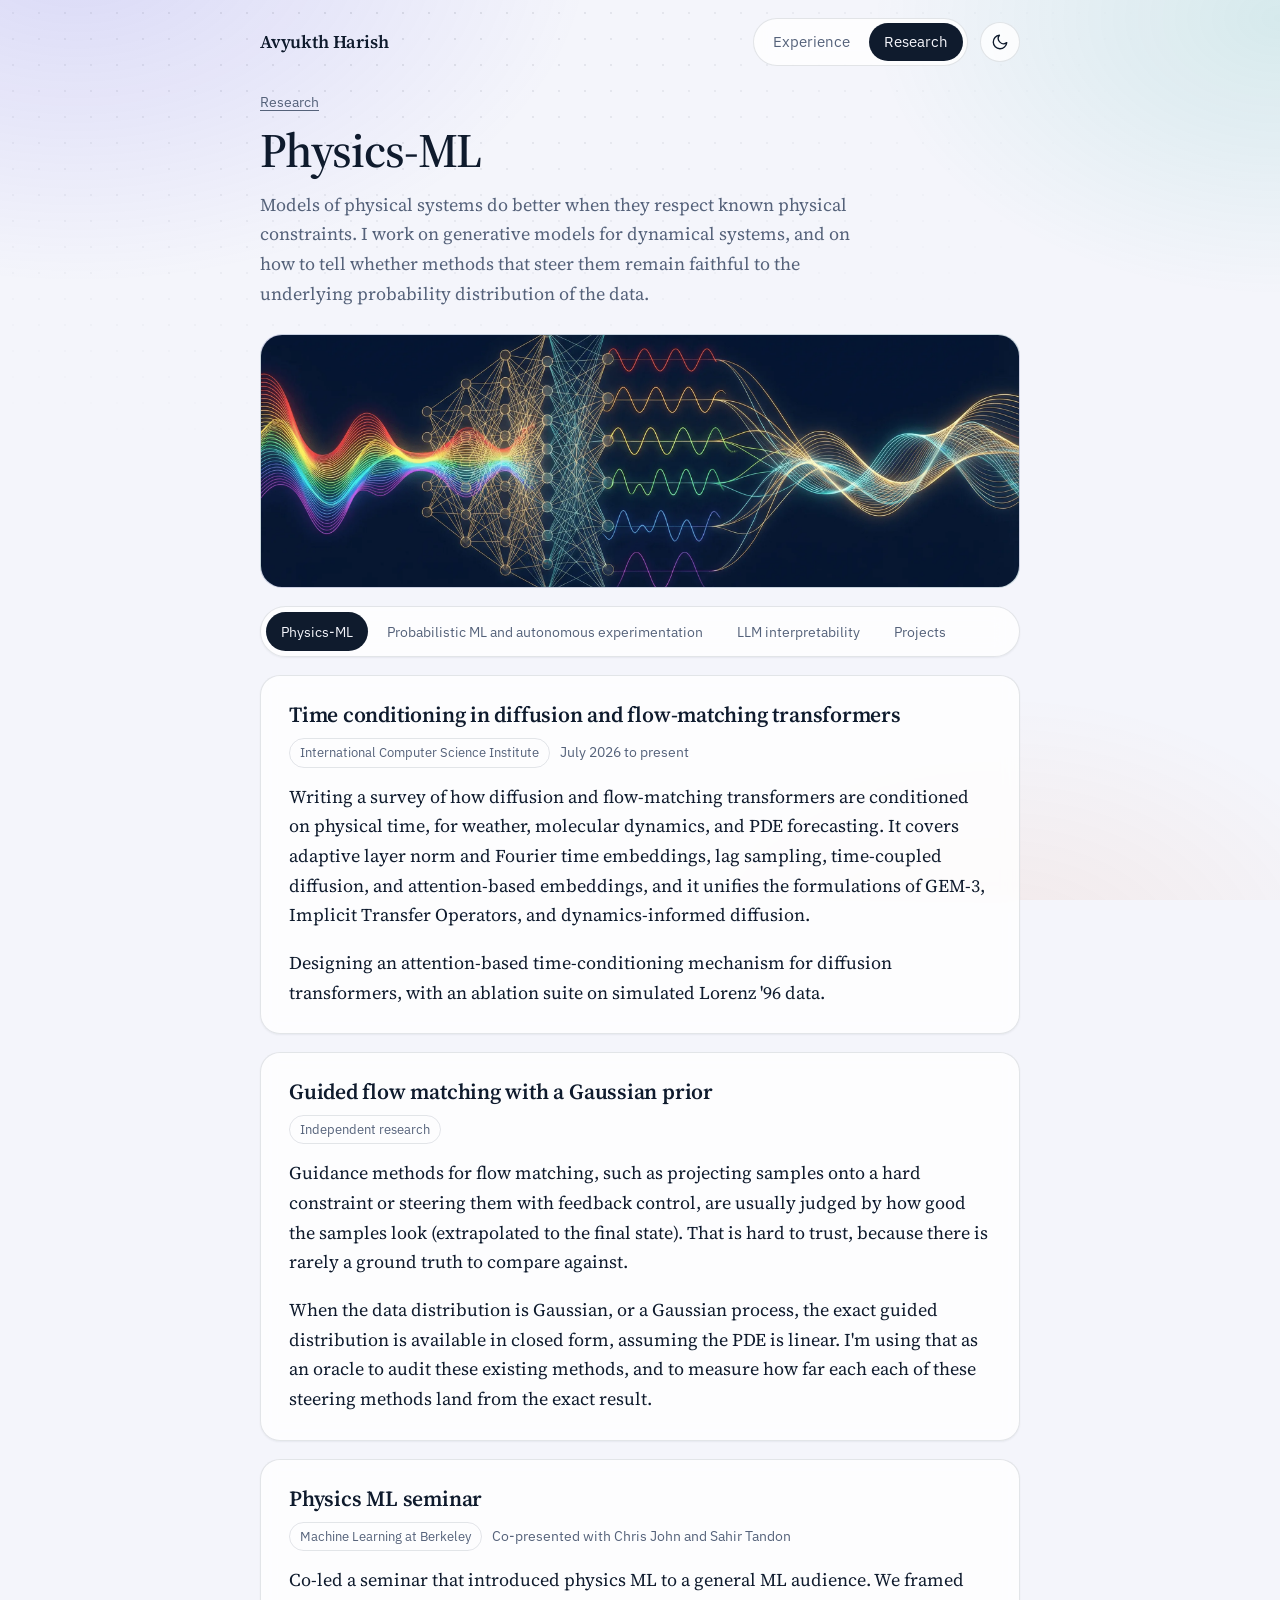
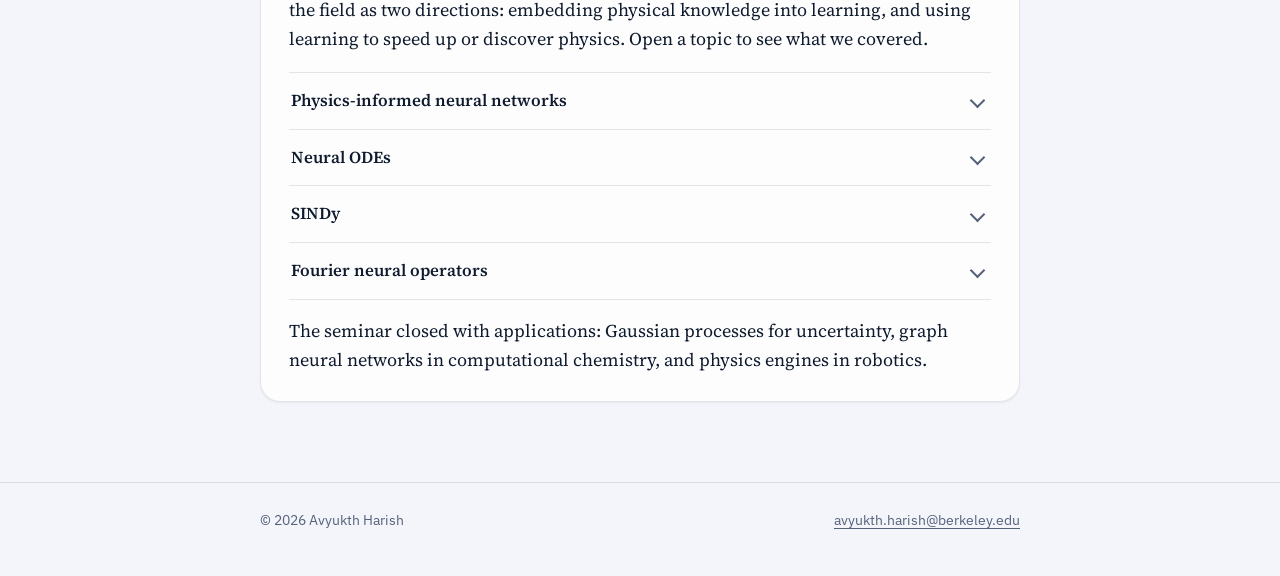
<file: physics-ml.html>
<!doctype html>
<html lang="en">
<head>
  <meta charset="utf-8">
  <meta name="viewport" content="width=device-width, initial-scale=1">
  <title>Physics-ML | Avyukth Harish</title>
  <meta name="description" content="Physics-ML research by Avyukth Harish: time conditioning in diffusion and flow-matching models, guided flow matching, and a physics ML seminar.">
  <script>try{var t=localStorage.getItem('theme');if(t==='light'||t==='dark')document.documentElement.dataset.theme=t}catch(e){}</script>
  <link rel="preconnect" href="https://fonts.googleapis.com">
  <link rel="preconnect" href="https://fonts.gstatic.com" crossorigin>
  <link href="https://fonts.googleapis.com/css2?family=IBM+Plex+Sans:wght@400;500;600&family=Source+Serif+4:ital,opsz,wght@0,8..60,400..700;1,8..60,400..700&display=swap" rel="stylesheet">
  <link rel="stylesheet" href="style.css">
  <script src="site.js" defer></script>
</head>
<body>
  <header class="site-header">
    <div class="wrap wrap--page">
      <a class="brand" href="index.html">Avyukth Harish</a>
      <nav class="site-nav" aria-label="Main">
        <a href="experience.html">Experience</a>
        <a href="research.html" aria-current="true">Research</a>
      </nav>
      <button class="theme-toggle" type="button" aria-label="Switch color theme"><svg class="i-sun" viewBox="0 0 24 24" aria-hidden="true"><circle cx="12" cy="12" r="4"/><path d="M12 2v2M12 20v2M4.9 4.9l1.4 1.4M17.7 17.7l1.4 1.4M2 12h2M20 12h2M4.9 19.1l1.4-1.4M17.7 6.3l1.4-1.4"/></svg><svg class="i-moon" viewBox="0 0 24 24" aria-hidden="true"><path d="M21 12.8A9 9 0 1 1 11.2 3a7 7 0 0 0 9.8 9.8Z"/></svg></button>
    </div>
  </header>

  <main class="wrap wrap--page">
    <div class="page-head">
      <p class="crumbs"><a href="research.html">Research</a></p>
      <h1 class="page-title">Physics-ML</h1>
      <p class="page-sub">Models of physical systems do better when they respect known physical constraints. I work on generative models for dynamical systems, and on how to tell whether methods that steer them remain faithful to the underlying probability distribution of the data.</p>
    </div>
    <div class="banner"><img src="assets/art/physics-ml.jpg" alt=""></div>
    <nav class="tabs" aria-label="Research areas"><a href="physics-ml.html" aria-current="page">Physics-ML</a><a href="probabilistic-ml.html">Probabilistic ML and autonomous experimentation</a><a href="interpretability.html">LLM interpretability</a><a href="projects.html">Projects</a></nav>

    <section class="card">
      <h2 class="card-title">Time conditioning in diffusion and flow-matching transformers</h2>
      <div class="meta-row"><span class="tag tag--plain">International Computer Science Institute</span><span>July 2026 to present</span></div>
      <p>Writing a survey of how diffusion and flow-matching transformers are conditioned on physical time, for weather, molecular dynamics, and PDE forecasting. It covers adaptive layer norm and Fourier time embeddings, lag sampling, time-coupled diffusion, and attention-based embeddings, and it unifies the formulations of GEM-3, Implicit Transfer Operators, and dynamics-informed diffusion.</p>
      <p>Designing an attention-based time-conditioning mechanism for diffusion transformers, with an ablation suite on simulated Lorenz '96 data.</p>
    </section>

    <section class="card">
      <h2 class="card-title">Guided flow matching with a Gaussian prior</h2>
      <div class="meta-row"><span class="tag tag--plain">Independent research</span></div>
      <p>Guidance methods for flow matching, such as projecting samples onto a hard constraint or steering them with feedback control, are usually judged by how good the samples look (extrapolated to the final state). That is hard to trust, because there is rarely a ground truth to compare against.</p>
      <p>When the data distribution is Gaussian, or a Gaussian process, the exact guided distribution is available in closed form, assuming the PDE is linear. I'm using that as an oracle to audit these existing methods, and to measure how far each each of these steering methods land from the exact result.</p>
    </section>

    <section class="card" id="seminar">
      <h2 class="card-title">Physics ML seminar</h2>
      <div class="meta-row"><span class="tag tag--plain">Machine Learning at Berkeley</span><span>Co-presented with Chris John and Sahir Tandon</span></div>
      <p>Co-led a seminar that introduced physics ML to a general ML audience. We framed the field as two directions: embedding physical knowledge into learning, and using learning to speed up or discover physics. Open a topic to see what we covered.</p>
      <div class="acc">
        <details>
          <summary>Physics-informed neural networks</summary>
          <div class="acc-body"><p>Add the governing equation to the loss, and a network fit to a few noisy samples of a damped oscillator stays near the true solution in places where a standard network drifts away. The physics term acts as a regularizer that needs no extra data.</p></div>
        </details>
        <details>
          <summary>Neural ODEs</summary>
          <div class="acc-body">
            <p>Instead of learning a map directly, learn the vector field and let an ODE solver produce the output (similar in principle to flow matching). The depth of the model becomes continuous and adapts to the problem.</p>
            <figure class="fig fig--narrow"><img src="assets/neural-ode.jpg" alt="Diagram of a neural ODE: an initial state h(0) goes into an ODE solver that integrates a learned vector field, and h(T) comes out." loading="lazy"></figure>
          </div>
        </details>
        <details>
          <summary>SINDy</summary>
          <div class="acc-body">
            <p>Build a library of candidate terms and use sparse regression to keep only the few that govern the system, so the learned model comes out as an equation you can read. I used this method to study the denoising dynamics of a diffusion model, described in <a href="projects.html#latent-dynamics">Latent dynamics in diffusion models</a>.</p>
            <figure class="fig"><img src="assets/sindy-pipeline.jpg" alt="Diagram of the SINDy pipeline applied to the Lorenz system: data, a library of candidate functions, sparse coefficients, and the identified equations." loading="lazy"><figcaption>SINDy on the Lorenz system. Figure from Brunton, Proctor, and Kutz (2016).</figcaption></figure>
          </div>
        </details>
        <details>
          <summary>Fourier neural operators</summary>
          <div class="acc-body">
            <p>Learn the map from one function to another, with the work done in Fourier space. The model does not depend on a particular grid, and it can solve PDE families such as Navier–Stokes much faster than a numerical solver.</p>
            <figure class="fig"><img src="assets/fno-vorticity.jpg" alt="Grid of vorticity fields at four times. The top row shows the true evolution and the bottom row shows the neural operator's prediction, which closely matches." loading="lazy"><figcaption>Predicted and true vorticity for 2D Navier–Stokes. Figure from Li et al. (2021).</figcaption></figure>
          </div>
        </details>
      </div>
      <p style="margin-top:16px">The seminar closed with applications: Gaussian processes for uncertainty, graph neural networks in computational chemistry, and physics engines in robotics.</p>
    </section>
  </main>

  <footer class="site-footer">
    <div class="wrap wrap--page">
      <p>&copy; 2026 Avyukth Harish</p>
      <p><a href="mailto:avyukth.harish@berkeley.edu">avyukth.harish@berkeley.edu</a></p>
    </div>
  </footer>
</body>
</html>
</file>
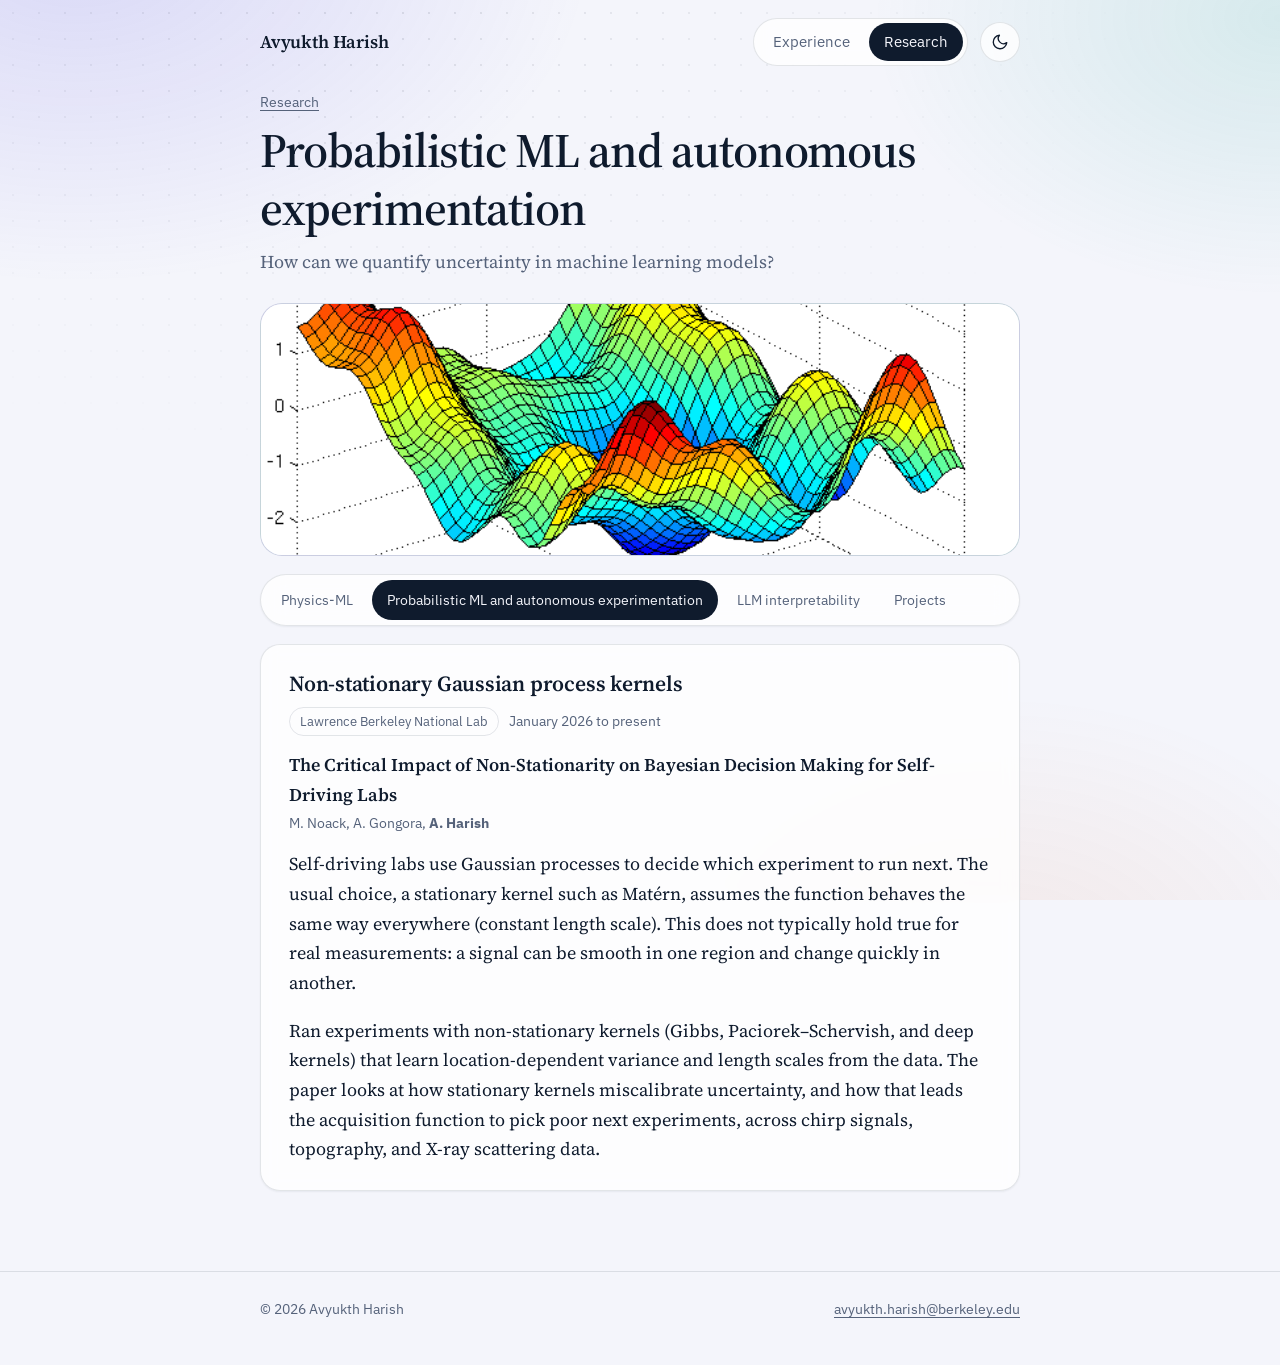
<file: probabilistic-ml.html>
<!doctype html>
<html lang="en">
<head>
  <meta charset="utf-8">
  <meta name="viewport" content="width=device-width, initial-scale=1">
  <title>Probabilistic ML and autonomous experimentation | Avyukth Harish</title>
  <meta name="description" content="Research by Avyukth Harish on non-stationary Gaussian process kernels for self-driving labs and Bayesian experimental design.">
  <script>try{var t=localStorage.getItem('theme');if(t==='light'||t==='dark')document.documentElement.dataset.theme=t}catch(e){}</script>
  <link rel="preconnect" href="https://fonts.googleapis.com">
  <link rel="preconnect" href="https://fonts.gstatic.com" crossorigin>
  <link href="https://fonts.googleapis.com/css2?family=IBM+Plex+Sans:wght@400;500;600&family=Source+Serif+4:ital,opsz,wght@0,8..60,400..700;1,8..60,400..700&display=swap" rel="stylesheet">
  <link rel="stylesheet" href="style.css">
  <script src="site.js" defer></script>
</head>
<body>
  <header class="site-header">
    <div class="wrap wrap--page">
      <a class="brand" href="index.html">Avyukth Harish</a>
      <nav class="site-nav" aria-label="Main">
        <a href="experience.html">Experience</a>
        <a href="research.html" aria-current="true">Research</a>
      </nav>
      <button class="theme-toggle" type="button" aria-label="Switch color theme"><svg class="i-sun" viewBox="0 0 24 24" aria-hidden="true"><circle cx="12" cy="12" r="4"/><path d="M12 2v2M12 20v2M4.9 4.9l1.4 1.4M17.7 17.7l1.4 1.4M2 12h2M20 12h2M4.9 19.1l1.4-1.4M17.7 6.3l1.4-1.4"/></svg><svg class="i-moon" viewBox="0 0 24 24" aria-hidden="true"><path d="M21 12.8A9 9 0 1 1 11.2 3a7 7 0 0 0 9.8 9.8Z"/></svg></button>
    </div>
  </header>

  <main class="wrap wrap--page">
    <div class="page-head">
      <p class="crumbs"><a href="research.html">Research</a></p>
      <h1 class="page-title">Probabilistic ML and autonomous experimentation</h1>
      <p class="page-sub">How can we quantify uncertainty in machine learning models?</p>
    </div>
    <div class="banner"><img src="assets/art/probabilistic-ml.jpg" alt=""></div>
    <nav class="tabs" aria-label="Research areas"><a href="physics-ml.html">Physics-ML</a><a href="probabilistic-ml.html" aria-current="page">Probabilistic ML and autonomous experimentation</a><a href="interpretability.html">LLM interpretability</a><a href="projects.html">Projects</a></nav>

    <section class="card">
      <h2 class="card-title">Non-stationary Gaussian process kernels</h2>
      <div class="meta-row"><span class="tag tag--plain">Lawrence Berkeley National Lab</span><span>January 2026 to present</span></div>
      <p class="pub"><span class="pub-title">The Critical Impact of Non-Stationarity on Bayesian Decision Making for Self-Driving Labs</span></p>
      <p class="authors">M. Noack, A. Gongora, <b>A. Harish</b></p>
      <p>Self-driving labs use Gaussian processes to decide which experiment to run next. The usual choice, a stationary kernel such as Matérn, assumes the function behaves the same way everywhere (constant length scale). This does not typically hold true for real measurements: a signal can be smooth in one region and change quickly in another.</p>
      <p>Ran experiments with non-stationary kernels (Gibbs, Paciorek–Schervish, and deep kernels) that learn location-dependent variance and length scales from the data. The paper looks at how stationary kernels miscalibrate uncertainty, and how that leads the acquisition function to pick poor next experiments, across chirp signals, topography, and X-ray scattering data.</p>
    </section>
  </main>

  <footer class="site-footer">
    <div class="wrap wrap--page">
      <p>&copy; 2026 Avyukth Harish</p>
      <p><a href="mailto:avyukth.harish@berkeley.edu">avyukth.harish@berkeley.edu</a></p>
    </div>
  </footer>
</body>
</html>
</file>
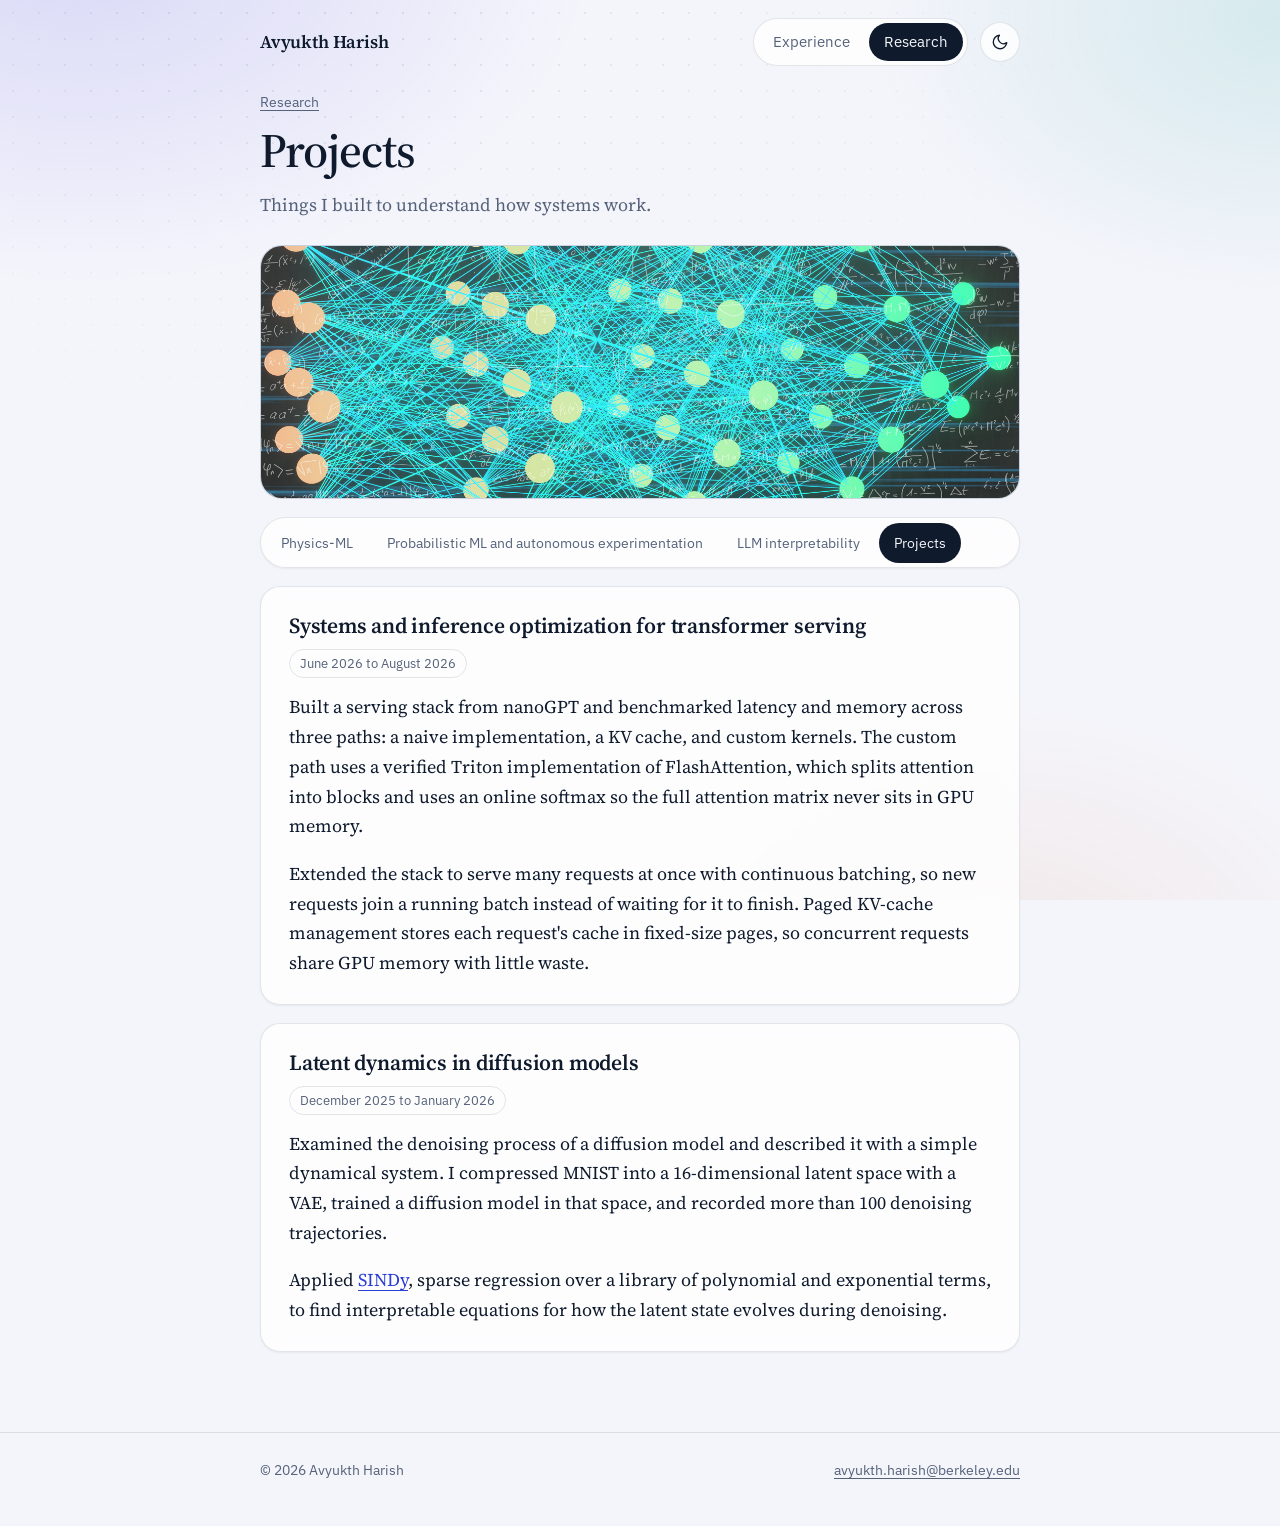
<file: projects.html>
<!doctype html>
<html lang="en">
<head>
  <meta charset="utf-8">
  <meta name="viewport" content="width=device-width, initial-scale=1">
  <title>Projects | Avyukth Harish</title>
  <meta name="description" content="Projects by Avyukth Harish: transformer serving and inference optimization, and latent dynamics in diffusion models.">
  <script>try{var t=localStorage.getItem('theme');if(t==='light'||t==='dark')document.documentElement.dataset.theme=t}catch(e){}</script>
  <link rel="preconnect" href="https://fonts.googleapis.com">
  <link rel="preconnect" href="https://fonts.gstatic.com" crossorigin>
  <link href="https://fonts.googleapis.com/css2?family=IBM+Plex+Sans:wght@400;500;600&family=Source+Serif+4:ital,opsz,wght@0,8..60,400..700;1,8..60,400..700&display=swap" rel="stylesheet">
  <link rel="stylesheet" href="style.css">
  <script src="site.js" defer></script>
</head>
<body>
  <header class="site-header">
    <div class="wrap wrap--page">
      <a class="brand" href="index.html">Avyukth Harish</a>
      <nav class="site-nav" aria-label="Main">
        <a href="experience.html">Experience</a>
        <a href="research.html" aria-current="true">Research</a>
      </nav>
      <button class="theme-toggle" type="button" aria-label="Switch color theme"><svg class="i-sun" viewBox="0 0 24 24" aria-hidden="true"><circle cx="12" cy="12" r="4"/><path d="M12 2v2M12 20v2M4.9 4.9l1.4 1.4M17.7 17.7l1.4 1.4M2 12h2M20 12h2M4.9 19.1l1.4-1.4M17.7 6.3l1.4-1.4"/></svg><svg class="i-moon" viewBox="0 0 24 24" aria-hidden="true"><path d="M21 12.8A9 9 0 1 1 11.2 3a7 7 0 0 0 9.8 9.8Z"/></svg></button>
    </div>
  </header>

  <main class="wrap wrap--page">
    <div class="page-head">
      <p class="crumbs"><a href="research.html">Research</a></p>
      <h1 class="page-title">Projects</h1>
      <p class="page-sub">Things I built to understand how systems work.</p>
    </div>
    <div class="banner"><img src="assets/art/projects.jpg" alt=""></div>
    <nav class="tabs" aria-label="Research areas"><a href="physics-ml.html">Physics-ML</a><a href="probabilistic-ml.html">Probabilistic ML and autonomous experimentation</a><a href="interpretability.html">LLM interpretability</a><a href="projects.html" aria-current="page">Projects</a></nav>

    <section class="card" id="serving">
      <h2 class="card-title">Systems and inference optimization for transformer serving</h2>
      <div class="meta-row"><span class="tag tag--plain">June 2026 to August 2026</span></div>
      <p>Built a serving stack from nanoGPT and benchmarked latency and memory across three paths: a naive implementation, a KV cache, and custom kernels. The custom path uses a verified Triton implementation of FlashAttention, which splits attention into blocks and uses an online softmax so the full attention matrix never sits in GPU memory.</p>
      <p>Extended the stack to serve many requests at once with continuous batching, so new requests join a running batch instead of waiting for it to finish. Paged KV-cache management stores each request's cache in fixed-size pages, so concurrent requests share GPU memory with little waste.</p>
      <!-- To add a code link: <p><a class="btn" href="https://github.com/avyxh/REPO">Code on GitHub</a></p> -->
    </section>

    <section class="card" id="latent-dynamics">
      <h2 class="card-title">Latent dynamics in diffusion models</h2>
      <div class="meta-row"><span class="tag tag--plain">December 2025 to January 2026</span></div>
      <p>Examined the denoising process of a diffusion model and described it with a simple dynamical system. I compressed MNIST into a 16-dimensional latent space with a VAE, trained a diffusion model in that space, and recorded more than 100 denoising trajectories.</p>
      <p>Applied <a href="physics-ml.html#seminar">SINDy</a>, sparse regression over a library of polynomial and exponential terms, to find interpretable equations for how the latent state evolves during denoising.</p>
      <!-- To add a code link: <p><a class="btn" href="https://github.com/avyxh/REPO">Code on GitHub</a></p> -->
    </section>
  </main>

  <footer class="site-footer">
    <div class="wrap wrap--page">
      <p>&copy; 2026 Avyukth Harish</p>
      <p><a href="mailto:avyukth.harish@berkeley.edu">avyukth.harish@berkeley.edu</a></p>
    </div>
  </footer>
</body>
</html>
</file>
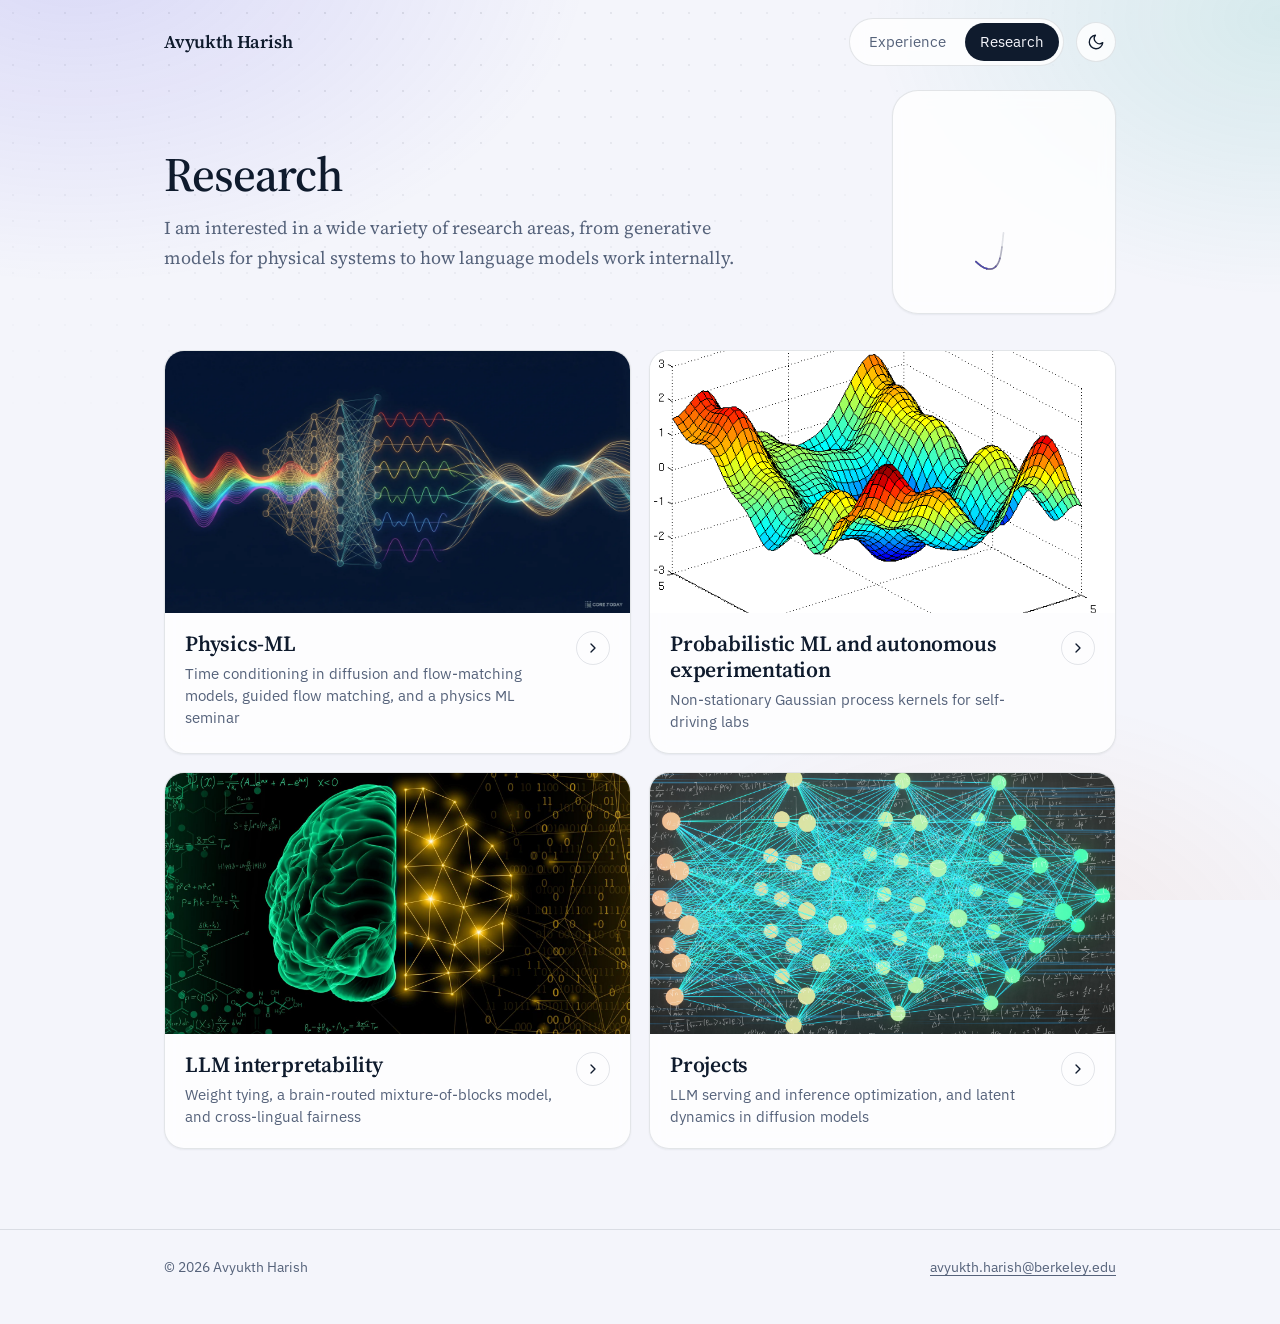
<file: research.html>
<!doctype html>
<html lang="en">
<head>
  <meta charset="utf-8">
  <meta name="viewport" content="width=device-width, initial-scale=1">
  <title>Research | Avyukth Harish</title>
  <meta name="description" content="Research by Avyukth Harish in physics-informed machine learning, probabilistic ML and autonomous experimentation, and LLM interpretability.">
  <script>try{var t=localStorage.getItem('theme');if(t==='light'||t==='dark')document.documentElement.dataset.theme=t}catch(e){}</script>
  <link rel="preconnect" href="https://fonts.googleapis.com">
  <link rel="preconnect" href="https://fonts.gstatic.com" crossorigin>
  <link href="https://fonts.googleapis.com/css2?family=IBM+Plex+Sans:wght@400;500;600&family=Source+Serif+4:ital,opsz,wght@0,8..60,400..700;1,8..60,400..700&display=swap" rel="stylesheet">
  <link rel="stylesheet" href="style.css">
  <script src="site.js" defer></script>
</head>
<body>
  <header class="site-header">
    <div class="wrap">
      <a class="brand" href="index.html">Avyukth Harish</a>
      <nav class="site-nav" aria-label="Main">
        <a href="experience.html">Experience</a>
        <a href="research.html" aria-current="page">Research</a>
      </nav>
      <button class="theme-toggle" type="button" aria-label="Switch color theme"><svg class="i-sun" viewBox="0 0 24 24" aria-hidden="true"><circle cx="12" cy="12" r="4"/><path d="M12 2v2M12 20v2M4.9 4.9l1.4 1.4M17.7 17.7l1.4 1.4M2 12h2M20 12h2M4.9 19.1l1.4-1.4M17.7 6.3l1.4-1.4"/></svg><svg class="i-moon" viewBox="0 0 24 24" aria-hidden="true"><path d="M21 12.8A9 9 0 1 1 11.2 3a7 7 0 0 0 9.8 9.8Z"/></svg></button>
    </div>
  </header>

  <main class="wrap">
    <div class="hub-head">
      <div class="page-head">
        <h1 class="page-title">Research</h1>
        <p class="page-sub">I am interested in a wide variety of research areas, from generative models for physical systems to how language models work internally.</p>
      </div>
      <div class="orbit"><canvas id="attractor" aria-hidden="true"></canvas></div>
    </div>
    <div class="tiles hub-tiles">
        <a class="tile" href="physics-ml.html">
          <div class="tile-art"><img src="assets/art/physics-ml.jpg" alt="" loading="lazy"></div>
          <div class="tile-body">
            <div class="tile-text">
              <div class="tile-title">Physics-ML</div>
              <p class="tile-desc">Time conditioning in diffusion and flow-matching models, guided flow matching, and a physics ML seminar</p>
            </div>
            <span class="chev"><svg viewBox="0 0 24 24" aria-hidden="true"><path d="M9 6l6 6-6 6"/></svg></span>
          </div>
        </a>
        <a class="tile" href="probabilistic-ml.html">
          <div class="tile-art"><img src="assets/art/probabilistic-ml.jpg" alt="" loading="lazy"></div>
          <div class="tile-body">
            <div class="tile-text">
              <div class="tile-title">Probabilistic ML and autonomous experimentation</div>
              <p class="tile-desc">Non-stationary Gaussian process kernels for self-driving labs</p>
            </div>
            <span class="chev"><svg viewBox="0 0 24 24" aria-hidden="true"><path d="M9 6l6 6-6 6"/></svg></span>
          </div>
        </a>
        <a class="tile" href="interpretability.html">
          <div class="tile-art"><img src="assets/art/interpretability.jpg" alt="" loading="lazy"></div>
          <div class="tile-body">
            <div class="tile-text">
              <div class="tile-title">LLM interpretability</div>
              <p class="tile-desc">Weight tying, a brain-routed mixture-of-blocks model, and cross-lingual fairness</p>
            </div>
            <span class="chev"><svg viewBox="0 0 24 24" aria-hidden="true"><path d="M9 6l6 6-6 6"/></svg></span>
          </div>
        </a>
        <a class="tile" href="projects.html">
          <div class="tile-art"><img src="assets/art/projects.jpg" alt="" loading="lazy"></div>
          <div class="tile-body">
            <div class="tile-text">
              <div class="tile-title">Projects</div>
              <p class="tile-desc">LLM serving and inference optimization, and latent dynamics in diffusion models</p>
            </div>
            <span class="chev"><svg viewBox="0 0 24 24" aria-hidden="true"><path d="M9 6l6 6-6 6"/></svg></span>
          </div>
        </a>
    </div>
  </main>

  <footer class="site-footer">
    <div class="wrap">
      <p>&copy; 2026 Avyukth Harish</p>
      <p><a href="mailto:avyukth.harish@berkeley.edu">avyukth.harish@berkeley.edu</a></p>
    </div>
  </footer>
</body>
</html>
</file>
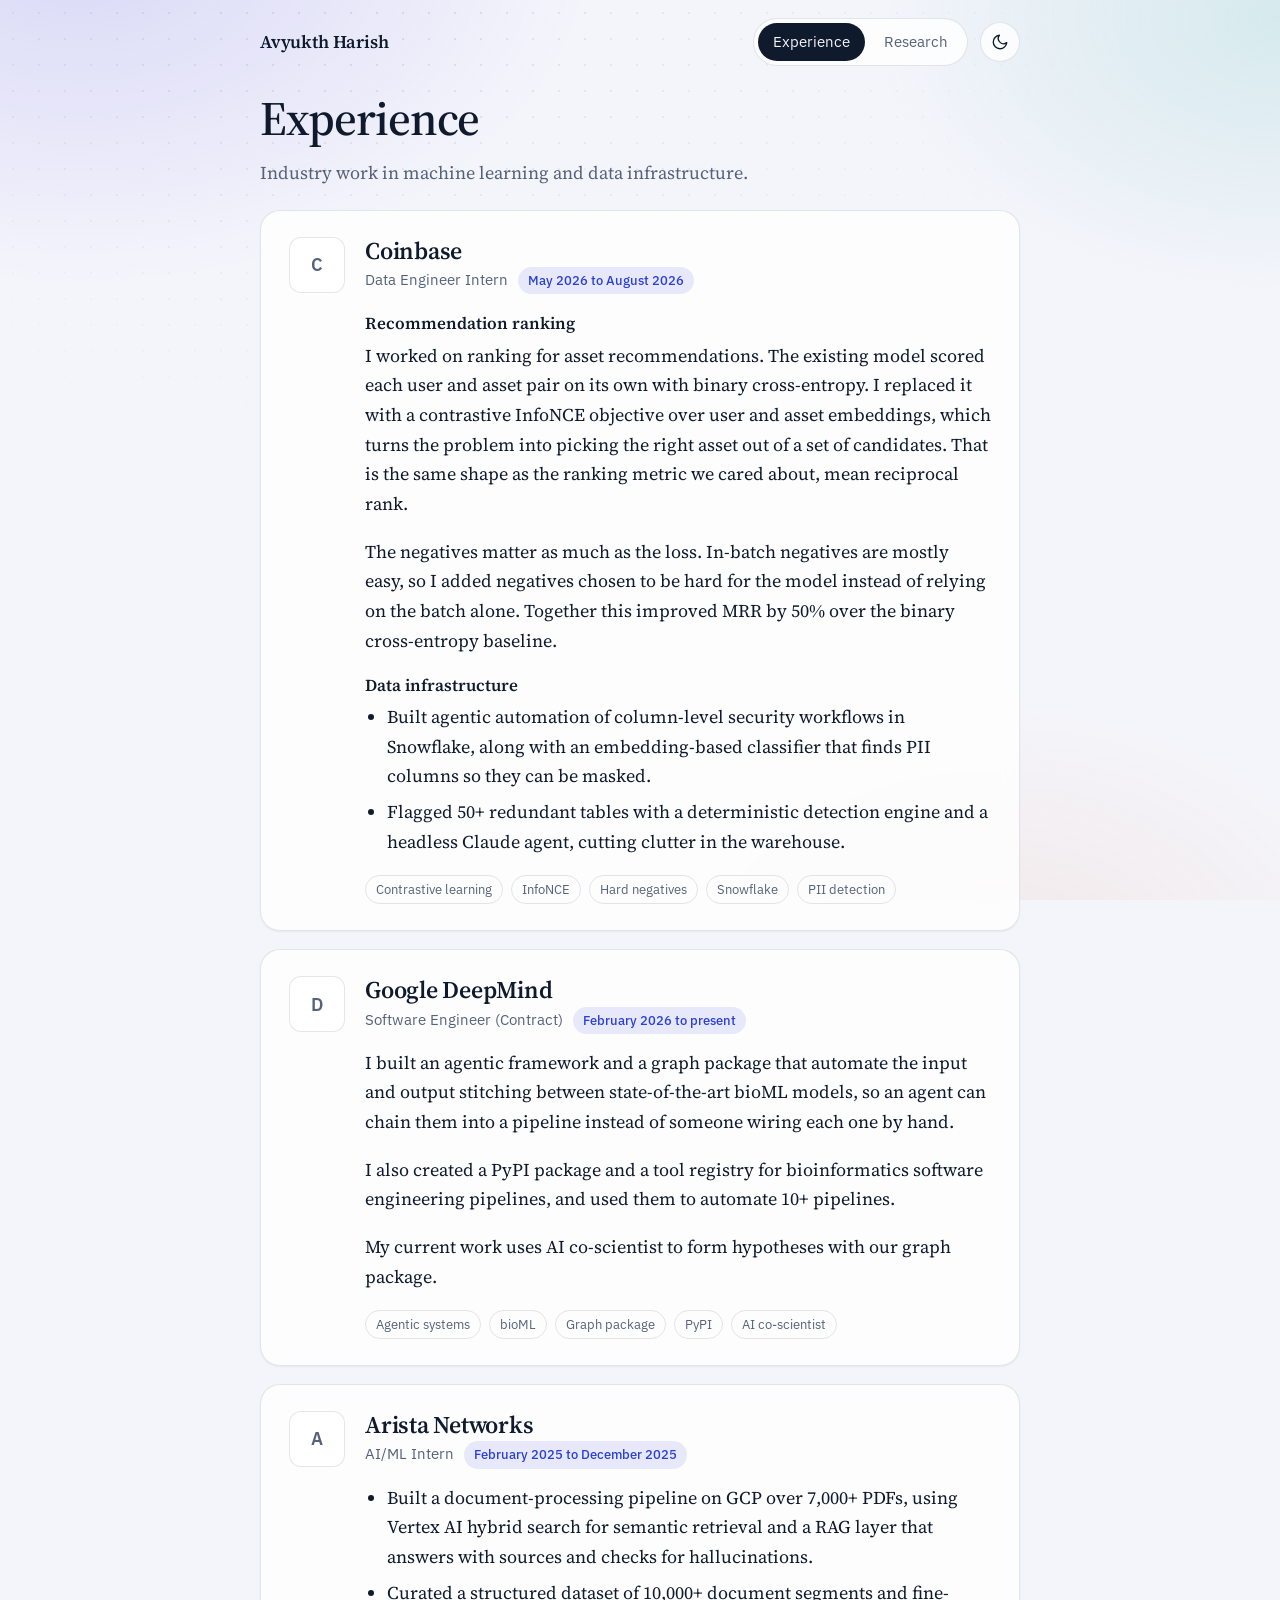
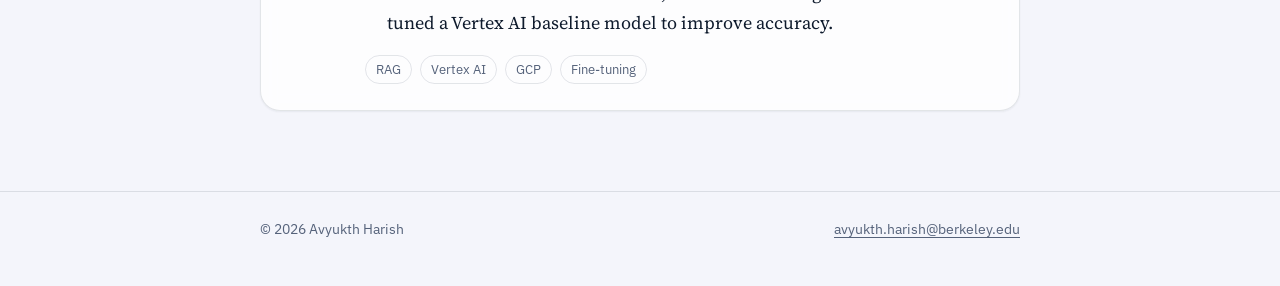
<file: site/experience.html>
<!doctype html>
<html lang="en">
<head>
  <meta charset="utf-8">
  <meta name="viewport" content="width=device-width, initial-scale=1">
  <title>Experience | Avyukth Harish</title>
  <meta name="description" content="Work experience of Avyukth Harish: Coinbase, Google DeepMind, and Arista Networks.">
  <script>try{var t=localStorage.getItem('theme');if(t==='light'||t==='dark')document.documentElement.dataset.theme=t}catch(e){}</script>
  <link rel="preconnect" href="https://fonts.googleapis.com">
  <link rel="preconnect" href="https://fonts.gstatic.com" crossorigin>
  <link href="https://fonts.googleapis.com/css2?family=IBM+Plex+Sans:wght@400;500;600&family=Source+Serif+4:ital,opsz,wght@0,8..60,400..700;1,8..60,400..700&display=swap" rel="stylesheet">
  <link rel="stylesheet" href="style.css">
  <script src="site.js" defer></script>
</head>
<body>
  <header class="site-header">
    <div class="wrap wrap--page">
      <a class="brand" href="index.html">Avyukth Harish</a>
      <nav class="site-nav" aria-label="Main">
        <a href="experience.html" aria-current="page">Experience</a>
        <a href="research.html">Research</a>
      </nav>
      <button class="theme-toggle" type="button" aria-label="Switch color theme"><svg class="i-sun" viewBox="0 0 24 24" aria-hidden="true"><circle cx="12" cy="12" r="4"/><path d="M12 2v2M12 20v2M4.9 4.9l1.4 1.4M17.7 17.7l1.4 1.4M2 12h2M20 12h2M4.9 19.1l1.4-1.4M17.7 6.3l1.4-1.4"/></svg><svg class="i-moon" viewBox="0 0 24 24" aria-hidden="true"><path d="M21 12.8A9 9 0 1 1 11.2 3a7 7 0 0 0 9.8 9.8Z"/></svg></button>
    </div>
  </header>

  <main class="wrap wrap--page">
    <div class="page-head">
      <h1 class="page-title">Experience</h1>
      <p class="page-sub">Industry work in machine learning and data infrastructure.</p>
    </div>
    <!-- Logos: save assets/logos/coinbase.svg, deepmind.svg, arista.svg and they replace the initials. -->
    <article class="card role" id="coinbase">
      <div class="logo" aria-hidden="true">C<img src="assets/logos/coinbase.svg" alt="" onerror="this.remove()"></div>
      <div class="role-body">
        <h2 class="role-name">Coinbase</h2>
        <p class="role-title">Data Engineer Intern <span class="tag">May 2026 to August 2026</span></p>
        <h3>Recommendation ranking</h3>
        <p>I worked on ranking for asset recommendations. The existing model scored each user and asset pair on its own with binary cross-entropy. I replaced it with a contrastive InfoNCE objective over user and asset embeddings, which turns the problem into picking the right asset out of a set of candidates. That is the same shape as the ranking metric we cared about, mean reciprocal rank.</p>
        <p>The negatives matter as much as the loss. In-batch negatives are mostly easy, so I added negatives chosen to be hard for the model instead of relying on the batch alone. Together this improved MRR by 50% over the binary cross-entropy baseline.</p>
        <h3>Data infrastructure</h3>
        <ul>
          <li>Built agentic automation of column-level security workflows in Snowflake, along with an embedding-based classifier that finds PII columns so they can be masked.</li>
          <li>Flagged 50+ redundant tables with a deterministic detection engine and a headless Claude agent, cutting clutter in the warehouse.</li>
        </ul>
        <div class="tags"><span class="tag tag--plain">Contrastive learning</span><span class="tag tag--plain">InfoNCE</span><span class="tag tag--plain">Hard negatives</span><span class="tag tag--plain">Snowflake</span><span class="tag tag--plain">PII detection</span></div>
      </div>
    </article>
    <article class="card role" id="deepmind">
      <div class="logo" aria-hidden="true">D<img src="assets/logos/deepmind.svg" alt="" onerror="this.remove()"></div>
      <div class="role-body">
        <h2 class="role-name">Google DeepMind</h2>
        <p class="role-title">Software Engineer (Contract) <span class="tag">February 2026 to present</span></p>
        <p>I built an agentic framework and a graph package that automate the input and output stitching between state-of-the-art bioML models, so an agent can chain them into a pipeline instead of someone wiring each one by hand.</p>
        <p>I also created a PyPI package and a tool registry for bioinformatics software engineering pipelines, and used them to automate 10+ pipelines.</p>
        <p>My current work uses AI co-scientist to form hypotheses with our graph package.</p>
        <div class="tags"><span class="tag tag--plain">Agentic systems</span><span class="tag tag--plain">bioML</span><span class="tag tag--plain">Graph package</span><span class="tag tag--plain">PyPI</span><span class="tag tag--plain">AI co-scientist</span></div>
      </div>
    </article>
    <article class="card role" id="arista">
      <div class="logo" aria-hidden="true">A<img src="assets/logos/arista.svg" alt="" onerror="this.remove()"></div>
      <div class="role-body">
        <h2 class="role-name">Arista Networks</h2>
        <p class="role-title">AI/ML Intern <span class="tag">February 2025 to December 2025</span></p>
        <ul>
          <li>Built a document-processing pipeline on GCP over 7,000+ PDFs, using Vertex AI hybrid search for semantic retrieval and a RAG layer that answers with sources and checks for hallucinations.</li>
          <li>Curated a structured dataset of 10,000+ document segments and fine-tuned a Vertex AI baseline model to improve accuracy.</li>
        </ul>
        <div class="tags"><span class="tag tag--plain">RAG</span><span class="tag tag--plain">Vertex AI</span><span class="tag tag--plain">GCP</span><span class="tag tag--plain">Fine-tuning</span></div>
      </div>
    </article>
  </main>

  <footer class="site-footer">
    <div class="wrap wrap--page">
      <p>&copy; 2026 Avyukth Harish</p>
      <p><a href="mailto:avyukth.harish@berkeley.edu">avyukth.harish@berkeley.edu</a></p>
    </div>
  </footer>
</body>
</html>
</file>
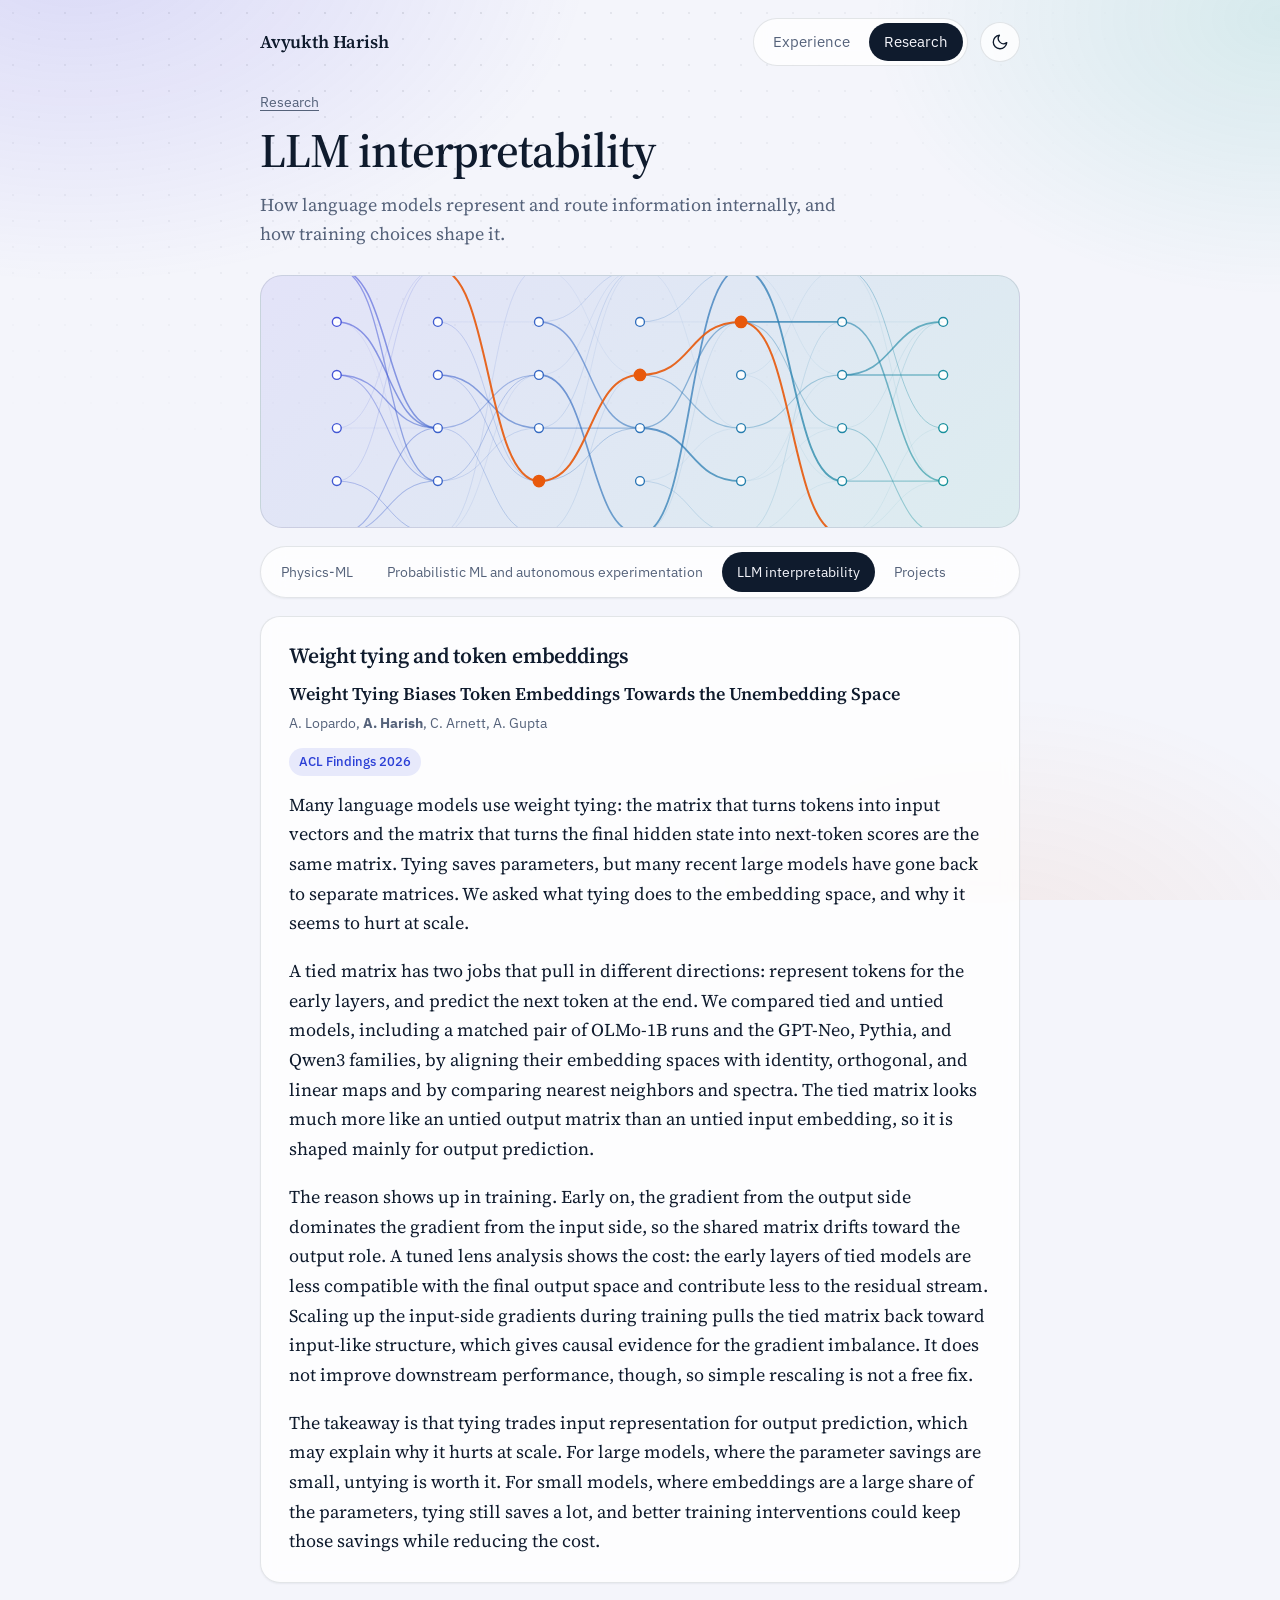
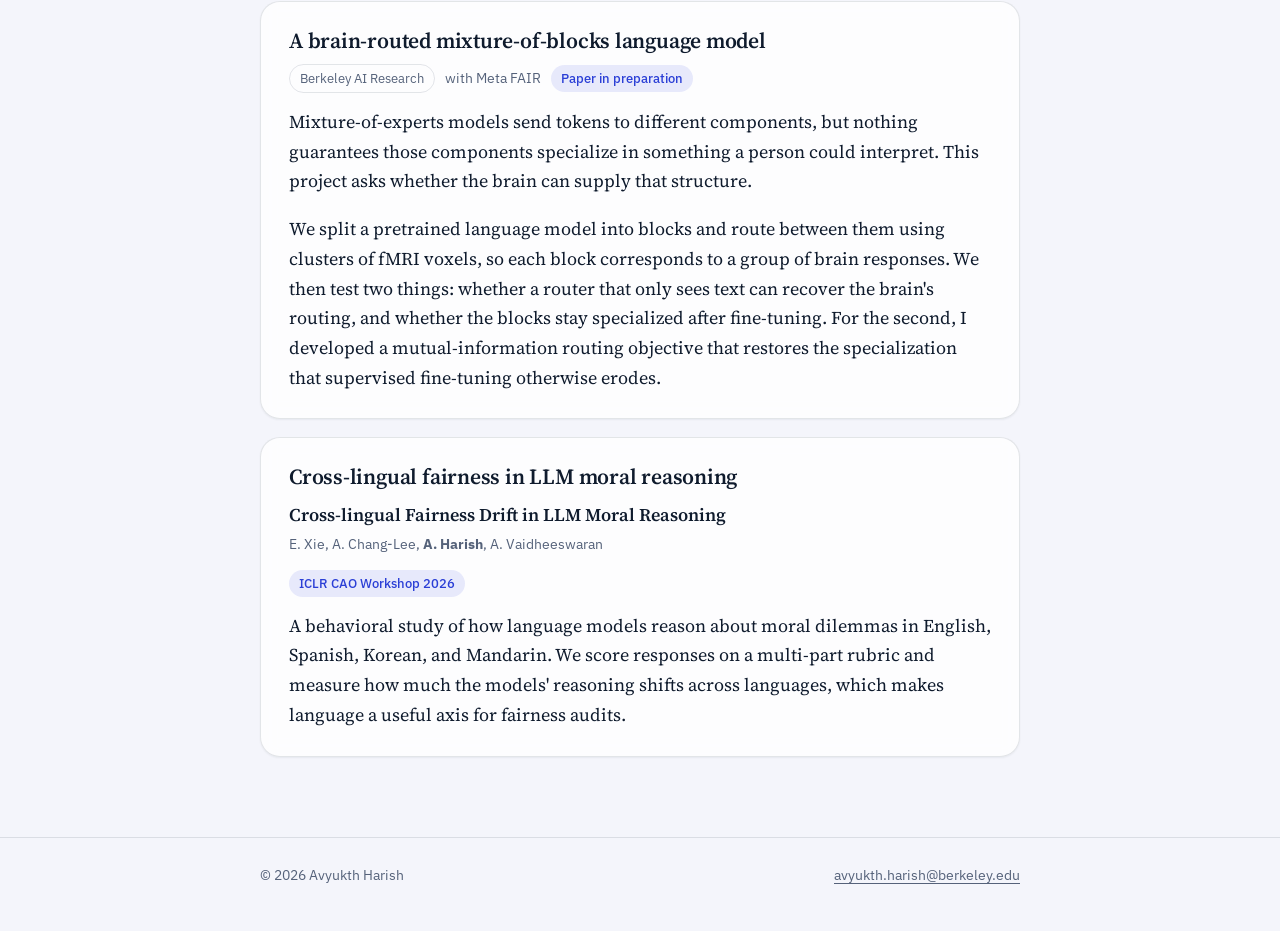
<file: site/interpretability.html>
<!doctype html>
<html lang="en">
<head>
  <meta charset="utf-8">
  <meta name="viewport" content="width=device-width, initial-scale=1">
  <title>LLM interpretability | Avyukth Harish</title>
  <meta name="description" content="Research by Avyukth Harish on LLM interpretability: how weight tying shapes token embeddings, a brain-routed mixture-of-blocks language model, and cross-lingual fairness.">
  <script>try{var t=localStorage.getItem('theme');if(t==='light'||t==='dark')document.documentElement.dataset.theme=t}catch(e){}</script>
  <link rel="preconnect" href="https://fonts.googleapis.com">
  <link rel="preconnect" href="https://fonts.gstatic.com" crossorigin>
  <link href="https://fonts.googleapis.com/css2?family=IBM+Plex+Sans:wght@400;500;600&family=Source+Serif+4:ital,opsz,wght@0,8..60,400..700;1,8..60,400..700&display=swap" rel="stylesheet">
  <link rel="stylesheet" href="style.css">
  <script src="site.js" defer></script>
</head>
<body>
  <header class="site-header">
    <div class="wrap wrap--page">
      <a class="brand" href="index.html">Avyukth Harish</a>
      <nav class="site-nav" aria-label="Main">
        <a href="experience.html">Experience</a>
        <a href="research.html" aria-current="true">Research</a>
      </nav>
      <button class="theme-toggle" type="button" aria-label="Switch color theme"><svg class="i-sun" viewBox="0 0 24 24" aria-hidden="true"><circle cx="12" cy="12" r="4"/><path d="M12 2v2M12 20v2M4.9 4.9l1.4 1.4M17.7 17.7l1.4 1.4M2 12h2M20 12h2M4.9 19.1l1.4-1.4M17.7 6.3l1.4-1.4"/></svg><svg class="i-moon" viewBox="0 0 24 24" aria-hidden="true"><path d="M21 12.8A9 9 0 1 1 11.2 3a7 7 0 0 0 9.8 9.8Z"/></svg></button>
    </div>
  </header>

  <main class="wrap wrap--page">
    <div class="page-head">
      <p class="crumbs"><a href="research.html">Research</a></p>
      <h1 class="page-title">LLM interpretability</h1>
      <p class="page-sub">How language models represent and route information internally, and how training choices shape it.</p>
    </div>
    <div class="banner"><img src="assets/art/interpretability.svg" alt=""></div>
    <nav class="tabs" aria-label="Research areas"><a href="physics-ml.html">Physics-ML</a><a href="probabilistic-ml.html">Probabilistic ML and autonomous experimentation</a><a href="interpretability.html" aria-current="page">LLM interpretability</a><a href="projects.html">Projects</a></nav>

    <section class="card">
      <h2 class="card-title">Weight tying and token embeddings</h2>
      <p class="pub"><span class="pub-title">Weight Tying Biases Token Embeddings Towards the Unembedding Space</span></p>
      <p class="authors">A. Lopardo, <b>A. Harish</b>, C. Arnett, A. Gupta</p>
      <div class="meta-row"><span class="tag">ACL Findings 2026</span></div>
      <p>Many language models use weight tying: the matrix that turns tokens into input vectors and the matrix that turns the final hidden state into next-token scores are the same matrix. Tying saves parameters, but many recent large models have gone back to separate matrices. We asked what tying does to the embedding space, and why it seems to hurt at scale.</p>
      <p>A tied matrix has two jobs that pull in different directions: represent tokens for the early layers, and predict the next token at the end. We compared tied and untied models, including a matched pair of OLMo-1B runs and the GPT-Neo, Pythia, and Qwen3 families, by aligning their embedding spaces with identity, orthogonal, and linear maps and by comparing nearest neighbors and spectra. The tied matrix looks much more like an untied output matrix than an untied input embedding, so it is shaped mainly for output prediction.</p>
      <p>The reason shows up in training. Early on, the gradient from the output side dominates the gradient from the input side, so the shared matrix drifts toward the output role. A tuned lens analysis shows the cost: the early layers of tied models are less compatible with the final output space and contribute less to the residual stream. Scaling up the input-side gradients during training pulls the tied matrix back toward input-like structure, which gives causal evidence for the gradient imbalance. It does not improve downstream performance, though, so simple rescaling is not a free fix.</p>
      <p>The takeaway is that tying trades input representation for output prediction, which may explain why it hurts at scale. For large models, where the parameter savings are small, untying is worth it. For small models, where embeddings are a large share of the parameters, tying still saves a lot, and better training interventions could keep those savings while reducing the cost.</p>
    </section>

    <section class="card">
      <h2 class="card-title">A brain-routed mixture-of-blocks language model</h2>
      <div class="meta-row"><span class="tag tag--plain">Berkeley AI Research</span><span>with Meta FAIR</span><span class="tag">Paper in preparation</span></div>
      <p>Mixture-of-experts models send tokens to different components, but nothing guarantees those components specialize in something a person could interpret. This project asks whether the brain can supply that structure.</p>
      <p>We split a pretrained language model into blocks and route between them using clusters of fMRI voxels, so each block corresponds to a group of brain responses. We then test two things: whether a router that only sees text can recover the brain's routing, and whether the blocks stay specialized after fine-tuning. For the second, I developed a mutual-information routing objective that restores the specialization that supervised fine-tuning otherwise erodes.</p>
    </section>

    <section class="card">
      <h2 class="card-title">Cross-lingual fairness in LLM moral reasoning</h2>
      <p class="pub"><span class="pub-title">Cross-lingual Fairness Drift in LLM Moral Reasoning</span></p>
      <p class="authors">E. Xie, A. Chang-Lee, <b>A. Harish</b>, A. Vaidheeswaran</p>
      <div class="meta-row"><span class="tag">ICLR CAO Workshop 2026</span></div>
      <p>A behavioral study of how language models reason about moral dilemmas in English, Spanish, Korean, and Mandarin. We score responses on a multi-part rubric and measure how much the models' reasoning shifts across languages, which makes language a useful axis for fairness audits.</p>
    </section>
  </main>

  <footer class="site-footer">
    <div class="wrap wrap--page">
      <p>&copy; 2026 Avyukth Harish</p>
      <p><a href="mailto:avyukth.harish@berkeley.edu">avyukth.harish@berkeley.edu</a></p>
    </div>
  </footer>
</body>
</html>
</file>
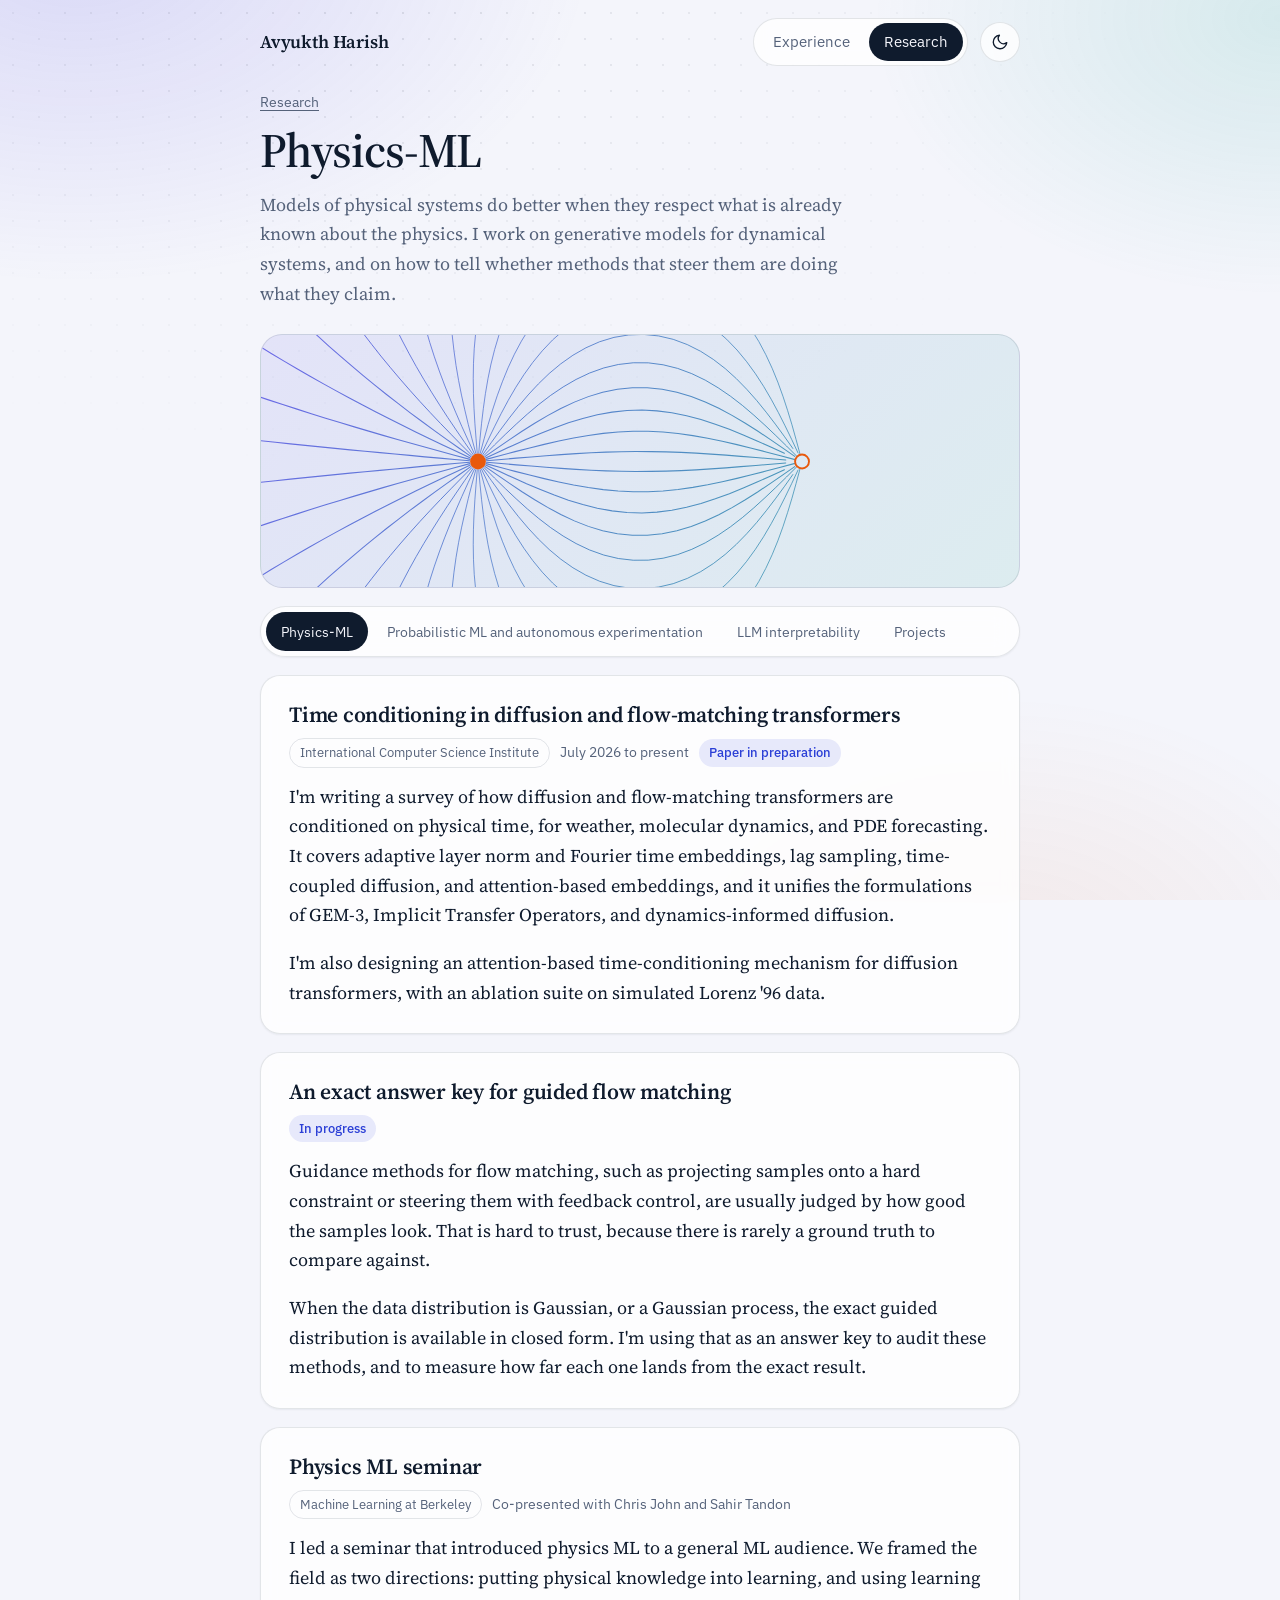
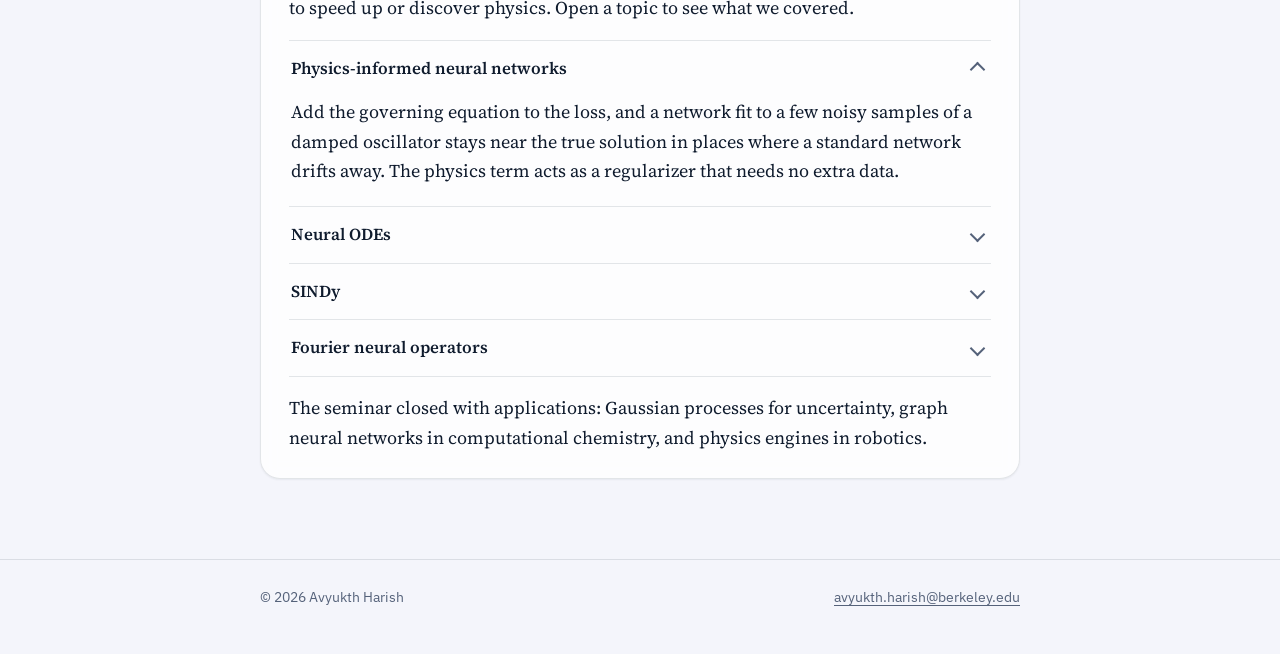
<file: site/physics-ml.html>
<!doctype html>
<html lang="en">
<head>
  <meta charset="utf-8">
  <meta name="viewport" content="width=device-width, initial-scale=1">
  <title>Physics-ML | Avyukth Harish</title>
  <meta name="description" content="Physics-ML research by Avyukth Harish: time conditioning in diffusion and flow-matching models, guided flow matching, and a physics ML seminar.">
  <script>try{var t=localStorage.getItem('theme');if(t==='light'||t==='dark')document.documentElement.dataset.theme=t}catch(e){}</script>
  <link rel="preconnect" href="https://fonts.googleapis.com">
  <link rel="preconnect" href="https://fonts.gstatic.com" crossorigin>
  <link href="https://fonts.googleapis.com/css2?family=IBM+Plex+Sans:wght@400;500;600&family=Source+Serif+4:ital,opsz,wght@0,8..60,400..700;1,8..60,400..700&display=swap" rel="stylesheet">
  <link rel="stylesheet" href="style.css">
  <script src="site.js" defer></script>
</head>
<body>
  <header class="site-header">
    <div class="wrap wrap--page">
      <a class="brand" href="index.html">Avyukth Harish</a>
      <nav class="site-nav" aria-label="Main">
        <a href="experience.html">Experience</a>
        <a href="research.html" aria-current="true">Research</a>
      </nav>
      <button class="theme-toggle" type="button" aria-label="Switch color theme"><svg class="i-sun" viewBox="0 0 24 24" aria-hidden="true"><circle cx="12" cy="12" r="4"/><path d="M12 2v2M12 20v2M4.9 4.9l1.4 1.4M17.7 17.7l1.4 1.4M2 12h2M20 12h2M4.9 19.1l1.4-1.4M17.7 6.3l1.4-1.4"/></svg><svg class="i-moon" viewBox="0 0 24 24" aria-hidden="true"><path d="M21 12.8A9 9 0 1 1 11.2 3a7 7 0 0 0 9.8 9.8Z"/></svg></button>
    </div>
  </header>

  <main class="wrap wrap--page">
    <div class="page-head">
      <p class="crumbs"><a href="research.html">Research</a></p>
      <h1 class="page-title">Physics-ML</h1>
      <p class="page-sub">Models of physical systems do better when they respect what is already known about the physics. I work on generative models for dynamical systems, and on how to tell whether methods that steer them are doing what they claim.</p>
    </div>
    <div class="banner"><img src="assets/art/physics-ml.svg" alt=""></div>
    <nav class="tabs" aria-label="Research areas"><a href="physics-ml.html" aria-current="page">Physics-ML</a><a href="probabilistic-ml.html">Probabilistic ML and autonomous experimentation</a><a href="interpretability.html">LLM interpretability</a><a href="projects.html">Projects</a></nav>

    <section class="card">
      <h2 class="card-title">Time conditioning in diffusion and flow-matching transformers</h2>
      <div class="meta-row"><span class="tag tag--plain">International Computer Science Institute</span><span>July 2026 to present</span><span class="tag">Paper in preparation</span></div>
      <p>I'm writing a survey of how diffusion and flow-matching transformers are conditioned on physical time, for weather, molecular dynamics, and PDE forecasting. It covers adaptive layer norm and Fourier time embeddings, lag sampling, time-coupled diffusion, and attention-based embeddings, and it unifies the formulations of GEM-3, Implicit Transfer Operators, and dynamics-informed diffusion.</p>
      <p>I'm also designing an attention-based time-conditioning mechanism for diffusion transformers, with an ablation suite on simulated Lorenz '96 data.</p>
    </section>

    <section class="card">
      <h2 class="card-title">An exact answer key for guided flow matching</h2>
      <div class="meta-row"><span class="tag">In progress</span></div>
      <p>Guidance methods for flow matching, such as projecting samples onto a hard constraint or steering them with feedback control, are usually judged by how good the samples look. That is hard to trust, because there is rarely a ground truth to compare against.</p>
      <p>When the data distribution is Gaussian, or a Gaussian process, the exact guided distribution is available in closed form. I'm using that as an answer key to audit these methods, and to measure how far each one lands from the exact result.</p>
    </section>

    <section class="card" id="seminar">
      <h2 class="card-title">Physics ML seminar</h2>
      <div class="meta-row"><span class="tag tag--plain">Machine Learning at Berkeley</span><span>Co-presented with Chris John and Sahir Tandon</span></div>
      <p>I led a seminar that introduced physics ML to a general ML audience. We framed the field as two directions: putting physical knowledge into learning, and using learning to speed up or discover physics. Open a topic to see what we covered.</p>
      <div class="acc">
        <details open>
          <summary>Physics-informed neural networks</summary>
          <div class="acc-body"><p>Add the governing equation to the loss, and a network fit to a few noisy samples of a damped oscillator stays near the true solution in places where a standard network drifts away. The physics term acts as a regularizer that needs no extra data.</p></div>
        </details>
        <details>
          <summary>Neural ODEs</summary>
          <div class="acc-body">
            <p>Instead of learning a map directly, learn the vector field and let an ODE solver produce the output. The depth of the model becomes continuous and adapts to the problem.</p>
            <figure class="fig fig--narrow"><img src="assets/neural-ode.jpg" alt="Diagram of a neural ODE: an initial state h(0) goes into an ODE solver that integrates a learned vector field, and h(T) comes out." loading="lazy"></figure>
          </div>
        </details>
        <details>
          <summary>SINDy</summary>
          <div class="acc-body">
            <p>Build a library of candidate terms and use sparse regression to keep only the few that govern the system, so the learned model comes out as an equation you can read. I later used it to study the denoising dynamics of a diffusion model, described in <a href="projects.html#latent-dynamics">Latent dynamics in diffusion models</a>.</p>
            <figure class="fig"><img src="assets/sindy-pipeline.jpg" alt="Diagram of the SINDy pipeline applied to the Lorenz system: data, a library of candidate functions, sparse coefficients, and the identified equations." loading="lazy"><figcaption>SINDy on the Lorenz system. Figure from Brunton, Proctor, and Kutz (2016).</figcaption></figure>
          </div>
        </details>
        <details>
          <summary>Fourier neural operators</summary>
          <div class="acc-body">
            <p>Learn the map from one function to another, with the work done in Fourier space. The model does not depend on a particular grid, and it can solve PDE families such as Navier–Stokes much faster than a numerical solver.</p>
            <figure class="fig"><img src="assets/fno-vorticity.jpg" alt="Grid of vorticity fields at four times. The top row shows the true evolution and the bottom row shows the neural operator's prediction, which closely matches." loading="lazy"><figcaption>Predicted and true vorticity for 2D Navier–Stokes. Figure from Li et al. (2021).</figcaption></figure>
          </div>
        </details>
      </div>
      <p style="margin-top:16px">The seminar closed with applications: Gaussian processes for uncertainty, graph neural networks in computational chemistry, and physics engines in robotics.</p>
    </section>
  </main>

  <footer class="site-footer">
    <div class="wrap wrap--page">
      <p>&copy; 2026 Avyukth Harish</p>
      <p><a href="mailto:avyukth.harish@berkeley.edu">avyukth.harish@berkeley.edu</a></p>
    </div>
  </footer>
</body>
</html>
</file>
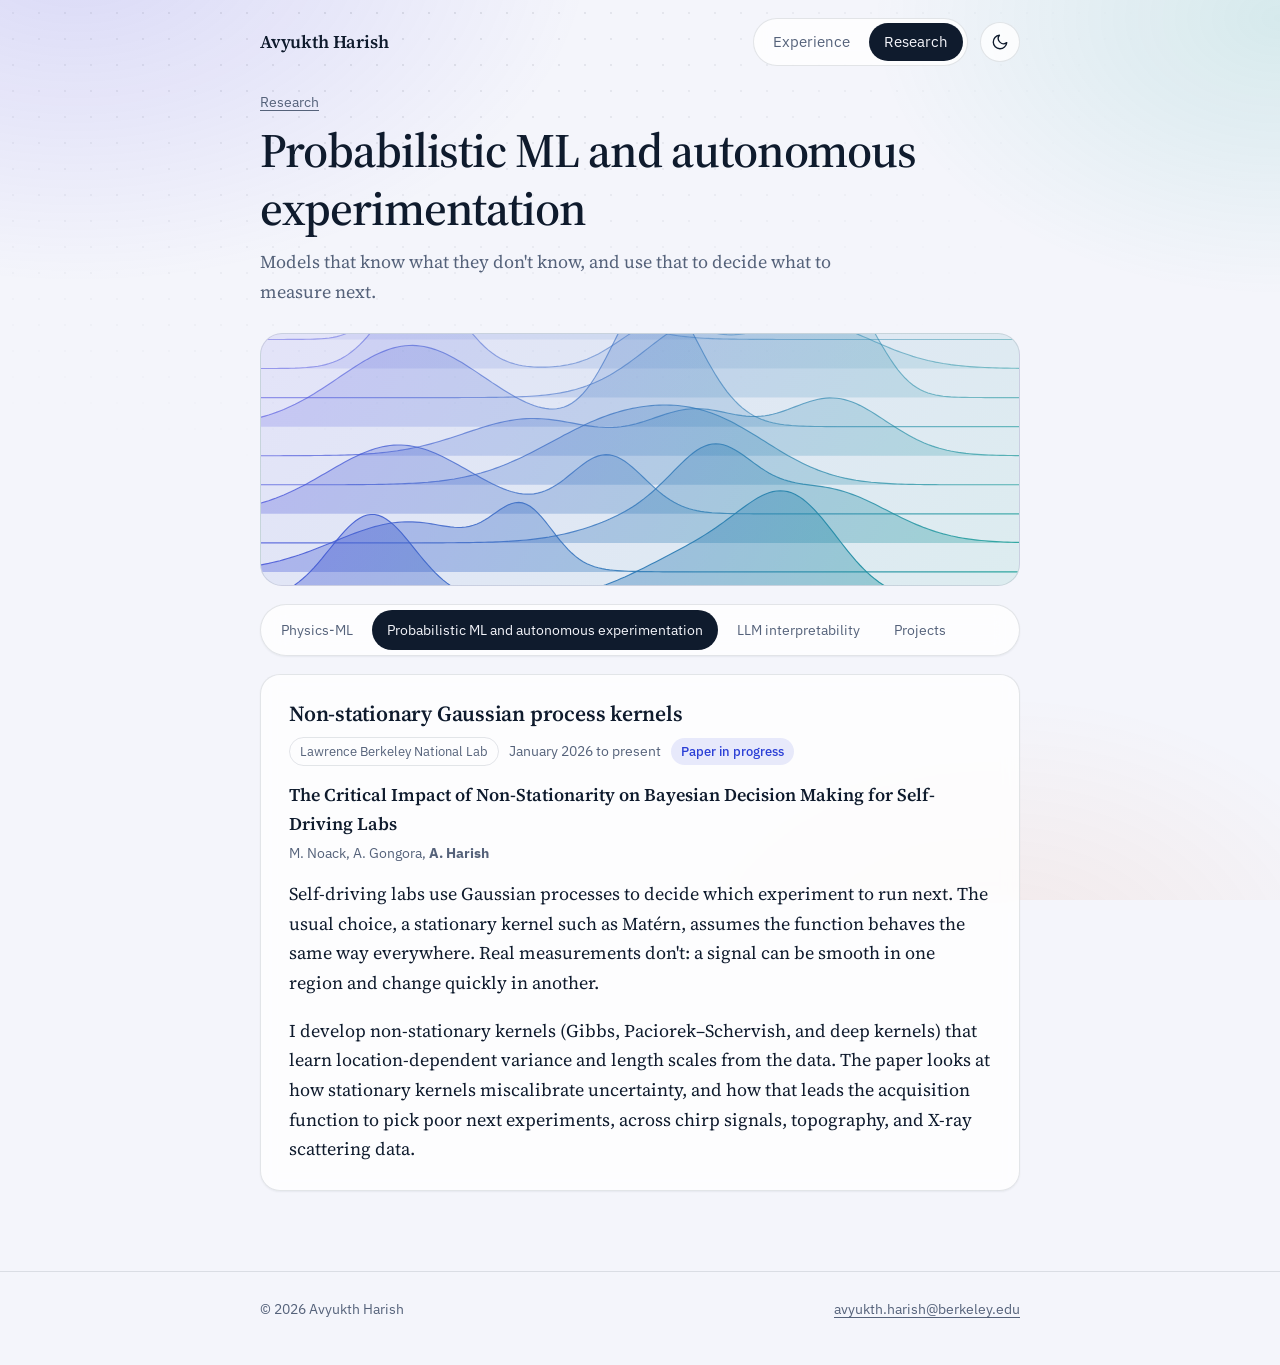
<file: site/probabilistic-ml.html>
<!doctype html>
<html lang="en">
<head>
  <meta charset="utf-8">
  <meta name="viewport" content="width=device-width, initial-scale=1">
  <title>Probabilistic ML and autonomous experimentation | Avyukth Harish</title>
  <meta name="description" content="Research by Avyukth Harish on non-stationary Gaussian process kernels for self-driving labs and Bayesian experimental design.">
  <script>try{var t=localStorage.getItem('theme');if(t==='light'||t==='dark')document.documentElement.dataset.theme=t}catch(e){}</script>
  <link rel="preconnect" href="https://fonts.googleapis.com">
  <link rel="preconnect" href="https://fonts.gstatic.com" crossorigin>
  <link href="https://fonts.googleapis.com/css2?family=IBM+Plex+Sans:wght@400;500;600&family=Source+Serif+4:ital,opsz,wght@0,8..60,400..700;1,8..60,400..700&display=swap" rel="stylesheet">
  <link rel="stylesheet" href="style.css">
  <script src="site.js" defer></script>
</head>
<body>
  <header class="site-header">
    <div class="wrap wrap--page">
      <a class="brand" href="index.html">Avyukth Harish</a>
      <nav class="site-nav" aria-label="Main">
        <a href="experience.html">Experience</a>
        <a href="research.html" aria-current="true">Research</a>
      </nav>
      <button class="theme-toggle" type="button" aria-label="Switch color theme"><svg class="i-sun" viewBox="0 0 24 24" aria-hidden="true"><circle cx="12" cy="12" r="4"/><path d="M12 2v2M12 20v2M4.9 4.9l1.4 1.4M17.7 17.7l1.4 1.4M2 12h2M20 12h2M4.9 19.1l1.4-1.4M17.7 6.3l1.4-1.4"/></svg><svg class="i-moon" viewBox="0 0 24 24" aria-hidden="true"><path d="M21 12.8A9 9 0 1 1 11.2 3a7 7 0 0 0 9.8 9.8Z"/></svg></button>
    </div>
  </header>

  <main class="wrap wrap--page">
    <div class="page-head">
      <p class="crumbs"><a href="research.html">Research</a></p>
      <h1 class="page-title">Probabilistic ML and autonomous experimentation</h1>
      <p class="page-sub">Models that know what they don't know, and use that to decide what to measure next.</p>
    </div>
    <div class="banner"><img src="assets/art/probabilistic-ml.svg" alt=""></div>
    <nav class="tabs" aria-label="Research areas"><a href="physics-ml.html">Physics-ML</a><a href="probabilistic-ml.html" aria-current="page">Probabilistic ML and autonomous experimentation</a><a href="interpretability.html">LLM interpretability</a><a href="projects.html">Projects</a></nav>

    <section class="card">
      <h2 class="card-title">Non-stationary Gaussian process kernels</h2>
      <div class="meta-row"><span class="tag tag--plain">Lawrence Berkeley National Lab</span><span>January 2026 to present</span><span class="tag">Paper in progress</span></div>
      <p class="pub"><span class="pub-title">The Critical Impact of Non-Stationarity on Bayesian Decision Making for Self-Driving Labs</span></p>
      <p class="authors">M. Noack, A. Gongora, <b>A. Harish</b></p>
      <p>Self-driving labs use Gaussian processes to decide which experiment to run next. The usual choice, a stationary kernel such as Matérn, assumes the function behaves the same way everywhere. Real measurements don't: a signal can be smooth in one region and change quickly in another.</p>
      <p>I develop non-stationary kernels (Gibbs, Paciorek–Schervish, and deep kernels) that learn location-dependent variance and length scales from the data. The paper looks at how stationary kernels miscalibrate uncertainty, and how that leads the acquisition function to pick poor next experiments, across chirp signals, topography, and X-ray scattering data.</p>
    </section>
  </main>

  <footer class="site-footer">
    <div class="wrap wrap--page">
      <p>&copy; 2026 Avyukth Harish</p>
      <p><a href="mailto:avyukth.harish@berkeley.edu">avyukth.harish@berkeley.edu</a></p>
    </div>
  </footer>
</body>
</html>
</file>
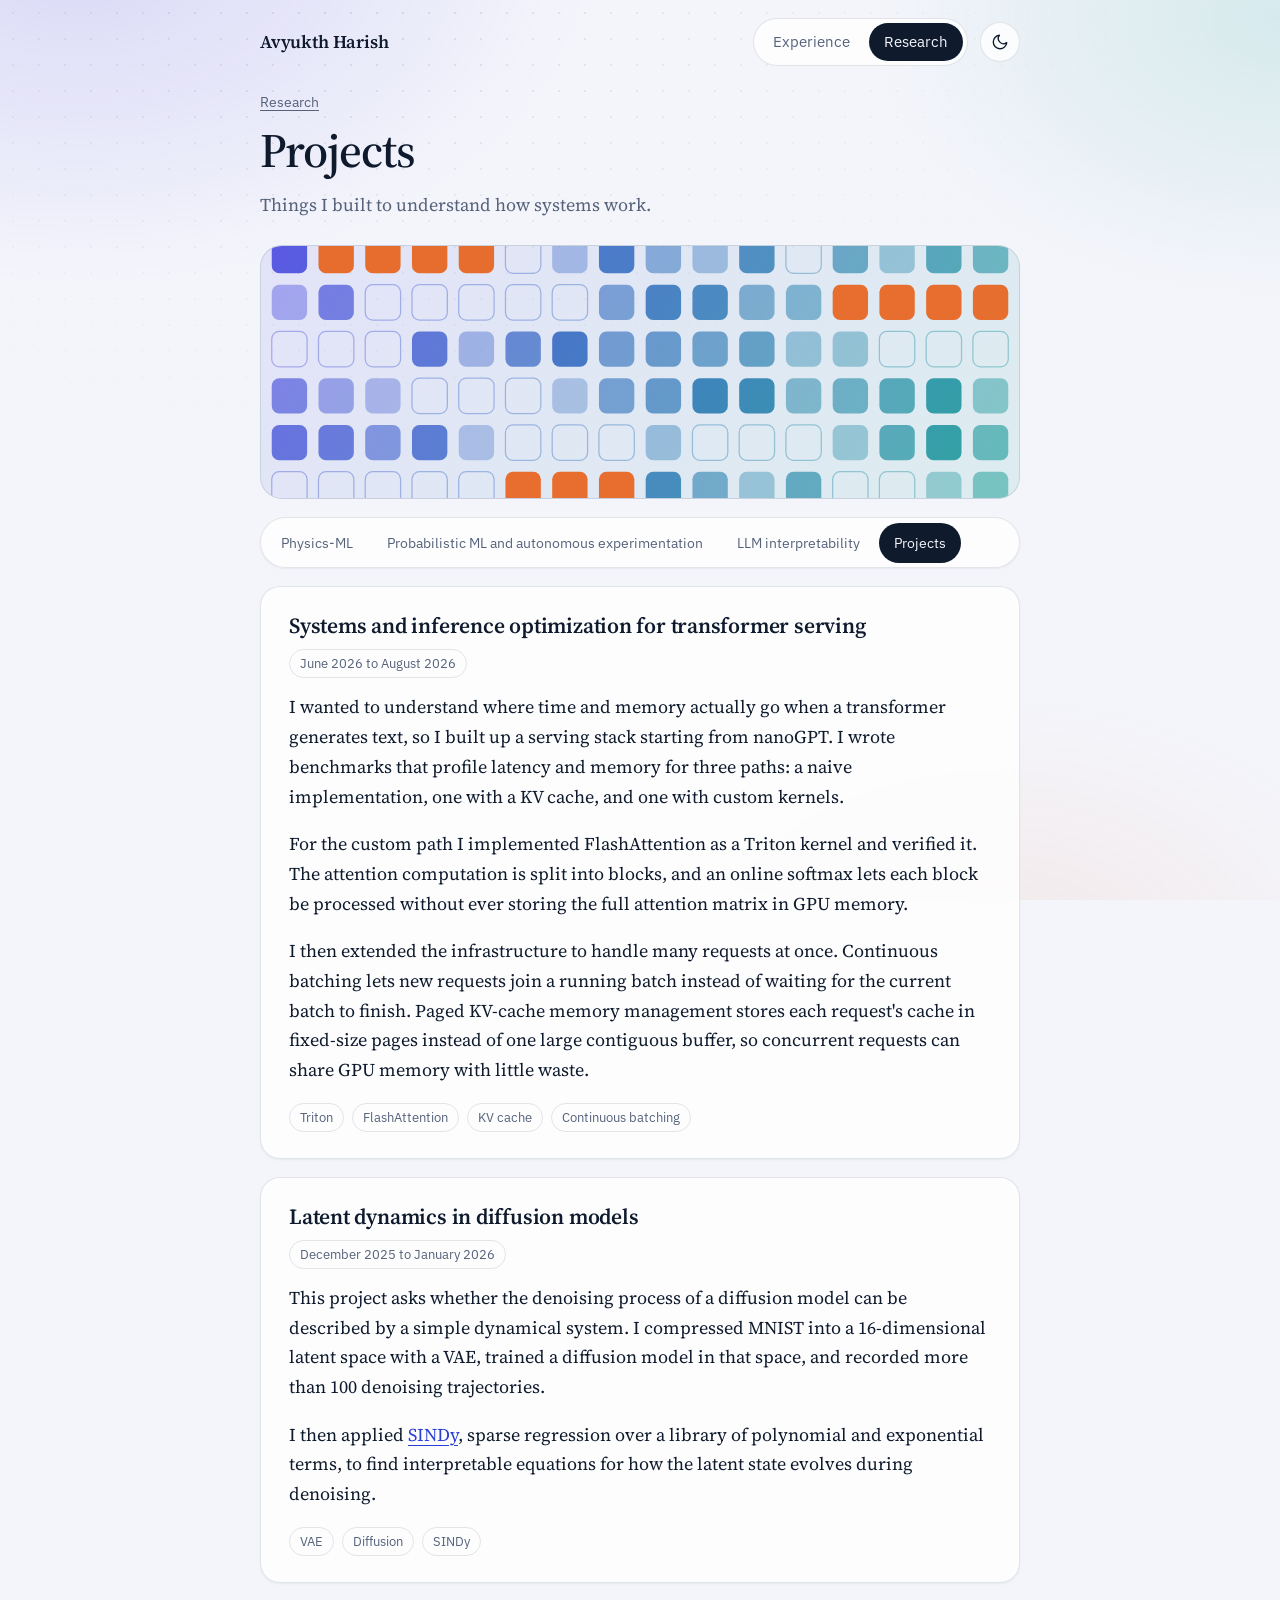
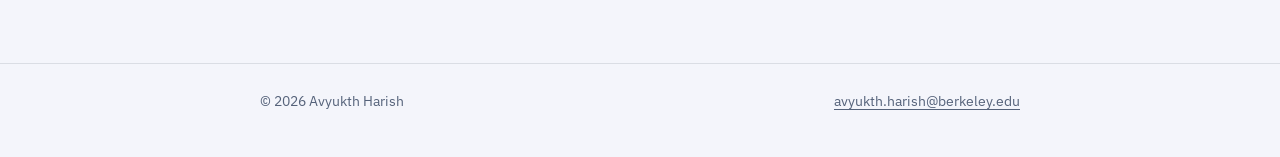
<file: site/projects.html>
<!doctype html>
<html lang="en">
<head>
  <meta charset="utf-8">
  <meta name="viewport" content="width=device-width, initial-scale=1">
  <title>Projects | Avyukth Harish</title>
  <meta name="description" content="Projects by Avyukth Harish: transformer serving and inference optimization, and latent dynamics in diffusion models.">
  <script>try{var t=localStorage.getItem('theme');if(t==='light'||t==='dark')document.documentElement.dataset.theme=t}catch(e){}</script>
  <link rel="preconnect" href="https://fonts.googleapis.com">
  <link rel="preconnect" href="https://fonts.gstatic.com" crossorigin>
  <link href="https://fonts.googleapis.com/css2?family=IBM+Plex+Sans:wght@400;500;600&family=Source+Serif+4:ital,opsz,wght@0,8..60,400..700;1,8..60,400..700&display=swap" rel="stylesheet">
  <link rel="stylesheet" href="style.css">
  <script src="site.js" defer></script>
</head>
<body>
  <header class="site-header">
    <div class="wrap wrap--page">
      <a class="brand" href="index.html">Avyukth Harish</a>
      <nav class="site-nav" aria-label="Main">
        <a href="experience.html">Experience</a>
        <a href="research.html" aria-current="true">Research</a>
      </nav>
      <button class="theme-toggle" type="button" aria-label="Switch color theme"><svg class="i-sun" viewBox="0 0 24 24" aria-hidden="true"><circle cx="12" cy="12" r="4"/><path d="M12 2v2M12 20v2M4.9 4.9l1.4 1.4M17.7 17.7l1.4 1.4M2 12h2M20 12h2M4.9 19.1l1.4-1.4M17.7 6.3l1.4-1.4"/></svg><svg class="i-moon" viewBox="0 0 24 24" aria-hidden="true"><path d="M21 12.8A9 9 0 1 1 11.2 3a7 7 0 0 0 9.8 9.8Z"/></svg></button>
    </div>
  </header>

  <main class="wrap wrap--page">
    <div class="page-head">
      <p class="crumbs"><a href="research.html">Research</a></p>
      <h1 class="page-title">Projects</h1>
      <p class="page-sub">Things I built to understand how systems work.</p>
    </div>
    <div class="banner"><img src="assets/art/projects.svg" alt=""></div>
    <nav class="tabs" aria-label="Research areas"><a href="physics-ml.html">Physics-ML</a><a href="probabilistic-ml.html">Probabilistic ML and autonomous experimentation</a><a href="interpretability.html">LLM interpretability</a><a href="projects.html" aria-current="page">Projects</a></nav>

    <section class="card" id="serving">
      <h2 class="card-title">Systems and inference optimization for transformer serving</h2>
      <div class="meta-row"><span class="tag tag--plain">June 2026 to August 2026</span></div>
      <p>I wanted to understand where time and memory actually go when a transformer generates text, so I built up a serving stack starting from nanoGPT. I wrote benchmarks that profile latency and memory for three paths: a naive implementation, one with a KV cache, and one with custom kernels.</p>
      <p>For the custom path I implemented FlashAttention as a Triton kernel and verified it. The attention computation is split into blocks, and an online softmax lets each block be processed without ever storing the full attention matrix in GPU memory.</p>
      <p>I then extended the infrastructure to handle many requests at once. Continuous batching lets new requests join a running batch instead of waiting for the current batch to finish. Paged KV-cache memory management stores each request's cache in fixed-size pages instead of one large contiguous buffer, so concurrent requests can share GPU memory with little waste.</p>
      <div class="tags"><span class="tag tag--plain">Triton</span><span class="tag tag--plain">FlashAttention</span><span class="tag tag--plain">KV cache</span><span class="tag tag--plain">Continuous batching</span></div>
      <!-- To add a code link: <p><a class="btn" href="https://github.com/avyxh/REPO">Code on GitHub</a></p> -->
    </section>

    <section class="card" id="latent-dynamics">
      <h2 class="card-title">Latent dynamics in diffusion models</h2>
      <div class="meta-row"><span class="tag tag--plain">December 2025 to January 2026</span></div>
      <p>This project asks whether the denoising process of a diffusion model can be described by a simple dynamical system. I compressed MNIST into a 16-dimensional latent space with a VAE, trained a diffusion model in that space, and recorded more than 100 denoising trajectories.</p>
      <p>I then applied <a href="physics-ml.html#seminar">SINDy</a>, sparse regression over a library of polynomial and exponential terms, to find interpretable equations for how the latent state evolves during denoising.</p>
      <div class="tags"><span class="tag tag--plain">VAE</span><span class="tag tag--plain">Diffusion</span><span class="tag tag--plain">SINDy</span></div>
      <!-- To add a code link: <p><a class="btn" href="https://github.com/avyxh/REPO">Code on GitHub</a></p> -->
    </section>
  </main>

  <footer class="site-footer">
    <div class="wrap wrap--page">
      <p>&copy; 2026 Avyukth Harish</p>
      <p><a href="mailto:avyukth.harish@berkeley.edu">avyukth.harish@berkeley.edu</a></p>
    </div>
  </footer>
</body>
</html>
</file>
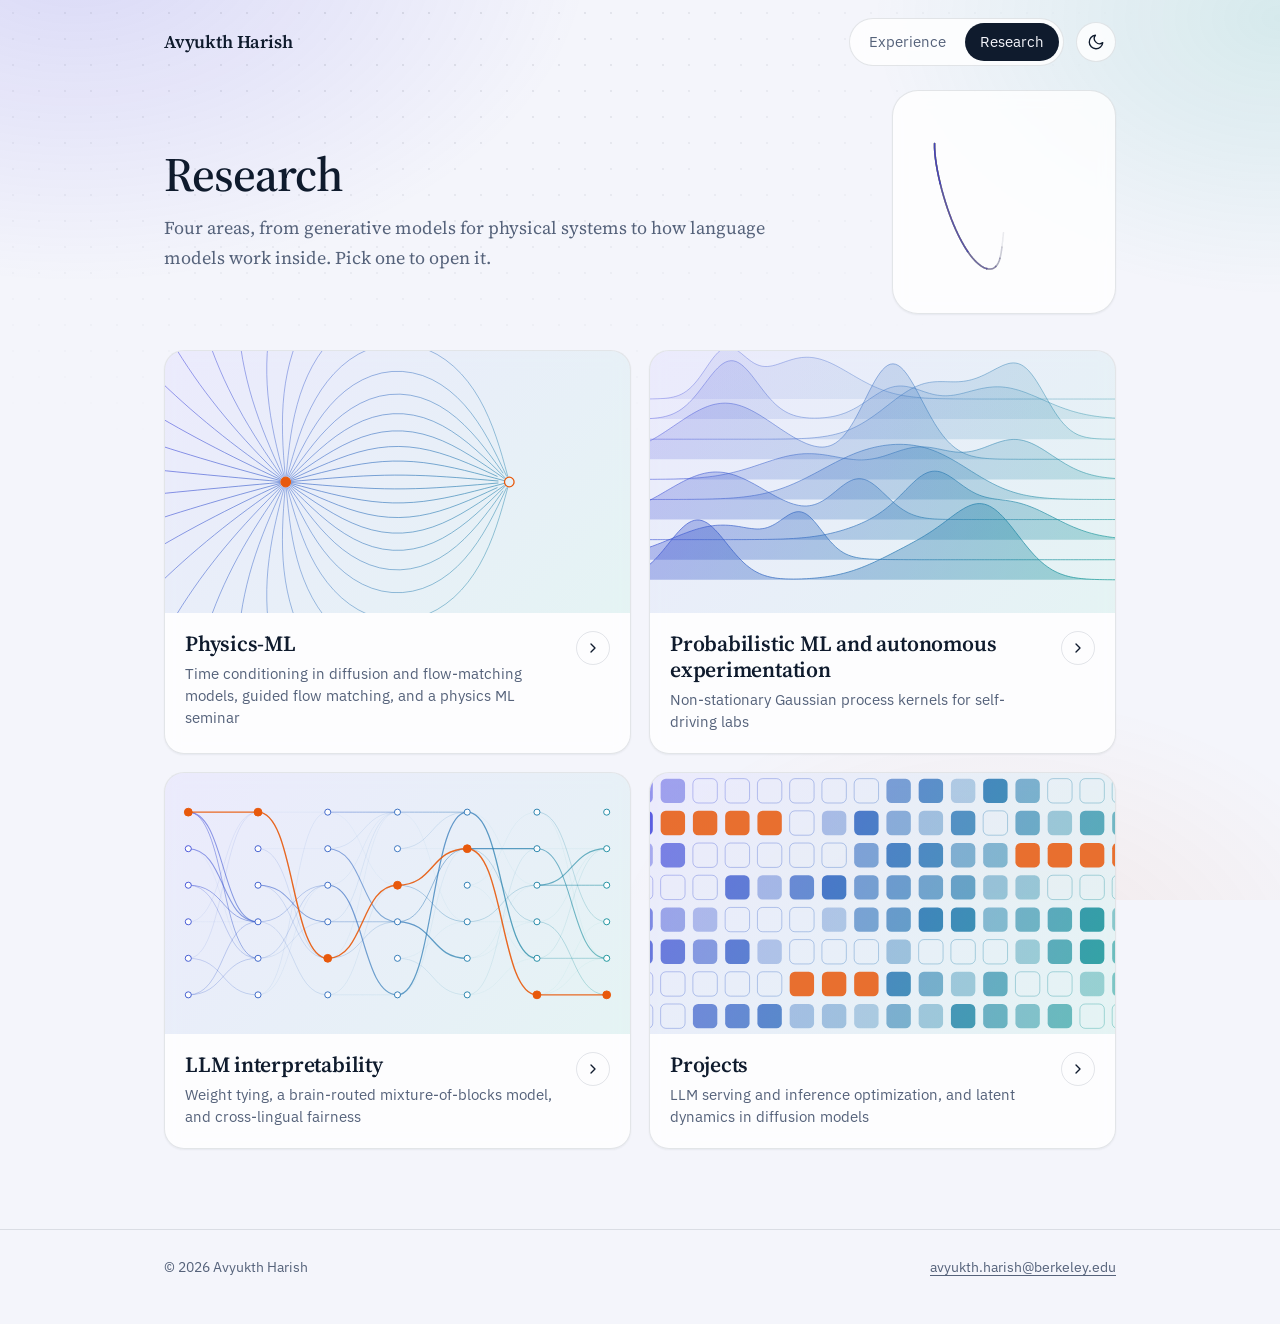
<file: site/research.html>
<!doctype html>
<html lang="en">
<head>
  <meta charset="utf-8">
  <meta name="viewport" content="width=device-width, initial-scale=1">
  <title>Research | Avyukth Harish</title>
  <meta name="description" content="Research by Avyukth Harish in physics-informed machine learning, probabilistic ML and autonomous experimentation, and LLM interpretability.">
  <script>try{var t=localStorage.getItem('theme');if(t==='light'||t==='dark')document.documentElement.dataset.theme=t}catch(e){}</script>
  <link rel="preconnect" href="https://fonts.googleapis.com">
  <link rel="preconnect" href="https://fonts.gstatic.com" crossorigin>
  <link href="https://fonts.googleapis.com/css2?family=IBM+Plex+Sans:wght@400;500;600&family=Source+Serif+4:ital,opsz,wght@0,8..60,400..700;1,8..60,400..700&display=swap" rel="stylesheet">
  <link rel="stylesheet" href="style.css">
  <script src="site.js" defer></script>
</head>
<body>
  <header class="site-header">
    <div class="wrap">
      <a class="brand" href="index.html">Avyukth Harish</a>
      <nav class="site-nav" aria-label="Main">
        <a href="experience.html">Experience</a>
        <a href="research.html" aria-current="page">Research</a>
      </nav>
      <button class="theme-toggle" type="button" aria-label="Switch color theme"><svg class="i-sun" viewBox="0 0 24 24" aria-hidden="true"><circle cx="12" cy="12" r="4"/><path d="M12 2v2M12 20v2M4.9 4.9l1.4 1.4M17.7 17.7l1.4 1.4M2 12h2M20 12h2M4.9 19.1l1.4-1.4M17.7 6.3l1.4-1.4"/></svg><svg class="i-moon" viewBox="0 0 24 24" aria-hidden="true"><path d="M21 12.8A9 9 0 1 1 11.2 3a7 7 0 0 0 9.8 9.8Z"/></svg></button>
    </div>
  </header>

  <main class="wrap">
    <div class="hub-head">
      <div class="page-head">
        <h1 class="page-title">Research</h1>
        <p class="page-sub">Four areas, from generative models for physical systems to how language models work inside. Pick one to open it.</p>
      </div>
      <div class="orbit"><canvas id="attractor" aria-hidden="true"></canvas></div>
    </div>
    <div class="tiles hub-tiles">
        <a class="tile" href="physics-ml.html">
          <div class="tile-art"><img src="assets/art/physics-ml.svg" alt="" loading="lazy"></div>
          <div class="tile-body">
            <div class="tile-text">
              <div class="tile-title">Physics-ML</div>
              <p class="tile-desc">Time conditioning in diffusion and flow-matching models, guided flow matching, and a physics ML seminar</p>
            </div>
            <span class="chev"><svg viewBox="0 0 24 24" aria-hidden="true"><path d="M9 6l6 6-6 6"/></svg></span>
          </div>
        </a>
        <a class="tile" href="probabilistic-ml.html">
          <div class="tile-art"><img src="assets/art/probabilistic-ml.svg" alt="" loading="lazy"></div>
          <div class="tile-body">
            <div class="tile-text">
              <div class="tile-title">Probabilistic ML and autonomous experimentation</div>
              <p class="tile-desc">Non-stationary Gaussian process kernels for self-driving labs</p>
            </div>
            <span class="chev"><svg viewBox="0 0 24 24" aria-hidden="true"><path d="M9 6l6 6-6 6"/></svg></span>
          </div>
        </a>
        <a class="tile" href="interpretability.html">
          <div class="tile-art"><img src="assets/art/interpretability.svg" alt="" loading="lazy"></div>
          <div class="tile-body">
            <div class="tile-text">
              <div class="tile-title">LLM interpretability</div>
              <p class="tile-desc">Weight tying, a brain-routed mixture-of-blocks model, and cross-lingual fairness</p>
            </div>
            <span class="chev"><svg viewBox="0 0 24 24" aria-hidden="true"><path d="M9 6l6 6-6 6"/></svg></span>
          </div>
        </a>
        <a class="tile" href="projects.html">
          <div class="tile-art"><img src="assets/art/projects.svg" alt="" loading="lazy"></div>
          <div class="tile-body">
            <div class="tile-text">
              <div class="tile-title">Projects</div>
              <p class="tile-desc">LLM serving and inference optimization, and latent dynamics in diffusion models</p>
            </div>
            <span class="chev"><svg viewBox="0 0 24 24" aria-hidden="true"><path d="M9 6l6 6-6 6"/></svg></span>
          </div>
        </a>
    </div>
  </main>

  <footer class="site-footer">
    <div class="wrap">
      <p>&copy; 2026 Avyukth Harish</p>
      <p><a href="mailto:avyukth.harish@berkeley.edu">avyukth.harish@berkeley.edu</a></p>
    </div>
  </footer>
</body>
</html>
</file>
<file: style.css>
/* Avyukth Harish, personal site */

:root {
  color-scheme: light dark;
  --bg: #f4f5fb;
  --surface: rgba(255, 255, 255, 0.8);
  --solid: #ffffff;
  --ink: #0f1b2d;
  --muted: #55627a;
  --rule: rgba(15, 27, 45, 0.11);
  --accent: #2b3fd6;
  --accent-soft: rgba(43, 63, 214, 0.1);
  --teal: #0e9f8e;
  --warm: #e8590c;
  --wash1: rgba(79, 70, 229, 0.16);
  --wash2: rgba(14, 159, 142, 0.13);
  --wash3: rgba(232, 89, 12, 0.08);
  --dot: rgba(15, 27, 45, 0.1);
  --tile-art: linear-gradient(135deg, rgba(79, 70, 229, 0.1), rgba(14, 159, 142, 0.1));
  --shadow-s: 0 1px 2px rgba(15, 27, 45, 0.06);
  --shadow: 0 1px 2px rgba(15, 27, 45, 0.05), 0 12px 30px rgba(15, 27, 45, 0.09);
  --serif: "Source Serif 4", "Source Serif Pro", Charter, "Iowan Old Style", Georgia, serif;
  --sans: "IBM Plex Sans", system-ui, -apple-system, "Segoe UI", Roboto, sans-serif;
}

@media (prefers-color-scheme: dark) {
  :root:not([data-theme="light"]) {
    --bg: #0a0f17;
    --surface: rgba(19, 27, 40, 0.78);
    --solid: #131b28;
    --ink: #e6ebf2;
    --muted: #93a0b5;
    --rule: rgba(255, 255, 255, 0.11);
    --accent: #9aa9ff;
    --accent-soft: rgba(154, 169, 255, 0.14);
    --teal: #4fd1c0;
    --warm: #ff8a4c;
    --wash1: rgba(99, 102, 241, 0.28);
    --wash2: rgba(20, 184, 166, 0.16);
    --wash3: rgba(251, 146, 60, 0.1);
    --dot: rgba(255, 255, 255, 0.06);
    --tile-art: linear-gradient(135deg, rgba(99, 102, 241, 0.16), rgba(20, 184, 166, 0.12));
    --shadow-s: 0 1px 2px rgba(0, 0, 0, 0.4);
    --shadow: 0 1px 2px rgba(0, 0, 0, 0.4), 0 12px 30px rgba(0, 0, 0, 0.4);
  }
}

:root[data-theme="dark"] {
  --bg: #0a0f17;
  --surface: rgba(19, 27, 40, 0.78);
  --solid: #131b28;
  --ink: #e6ebf2;
  --muted: #93a0b5;
  --rule: rgba(255, 255, 255, 0.11);
  --accent: #9aa9ff;
  --accent-soft: rgba(154, 169, 255, 0.14);
  --teal: #4fd1c0;
  --warm: #ff8a4c;
  --wash1: rgba(99, 102, 241, 0.28);
  --wash2: rgba(20, 184, 166, 0.16);
  --wash3: rgba(251, 146, 60, 0.1);
  --dot: rgba(255, 255, 255, 0.06);
  --tile-art: linear-gradient(135deg, rgba(99, 102, 241, 0.16), rgba(20, 184, 166, 0.12));
  --shadow-s: 0 1px 2px rgba(0, 0, 0, 0.4);
  --shadow: 0 1px 2px rgba(0, 0, 0, 0.4), 0 12px 30px rgba(0, 0, 0, 0.4);
}

* { box-sizing: border-box; }
html { -webkit-text-size-adjust: 100%; scroll-behavior: smooth; }

body {
  position: relative;
  margin: 0;
  min-height: 100vh;
  background: var(--bg);
  color: var(--ink);
  font-family: var(--serif);
  font-size: 1.125rem;
  line-height: 1.65;
  font-optical-sizing: auto;
}

/* background: soft colour washes plus a faint dot grid */
body::before,
body::after {
  content: "";
  position: fixed;
  inset: 0;
  z-index: -1;
  pointer-events: none;
}
body::before {
  background:
    radial-gradient(52rem 34rem at 6% -6%, var(--wash1), transparent 62%),
    radial-gradient(44rem 30rem at 100% 2%, var(--wash2), transparent 58%),
    radial-gradient(40rem 28rem at 78% 108%, var(--wash3), transparent 62%);
}
body::after {
  background: radial-gradient(var(--dot) 1px, transparent 1.3px) 0 0 / 26px 26px;
  -webkit-mask-image: radial-gradient(ellipse 80% 70% at 30% 0%, #000 0%, transparent 75%);
  mask-image: radial-gradient(ellipse 80% 70% at 30% 0%, #000 0%, transparent 75%);
}

a {
  color: var(--accent);
  text-decoration: underline;
  text-decoration-thickness: 1px;
  text-underline-offset: 0.2em;
}
a:hover { text-decoration-thickness: 2px; }

:focus-visible {
  outline: 2px solid var(--accent);
  outline-offset: 3px;
  border-radius: 6px;
}

h1, h2, h3, h4 { font-weight: 600; line-height: 1.2; margin: 0; }
p { margin: 0 0 1em; }
p:last-child { margin-bottom: 0; }
ul { margin: 0 0 1em; padding-left: 1.2em; }
li { margin: 0.35em 0; }
svg { display: block; }

.wrap { max-width: 62rem; margin: 0 auto; padding: 0 20px; }
.wrap--page { max-width: 50rem; }

/* header */

.site-header { padding: 18px 0 6px; }
.site-header .wrap { display: flex; align-items: center; gap: 12px; }
.brand { color: var(--ink); font-weight: 600; text-decoration: none; letter-spacing: -0.01em; }

.site-nav {
  display: flex;
  gap: 4px;
  margin-left: auto;
  padding: 4px;
  border: 1px solid var(--rule);
  border-radius: 999px;
  background: var(--surface);
  -webkit-backdrop-filter: blur(10px);
  backdrop-filter: blur(10px);
  font-family: var(--sans);
  font-size: 0.92rem;
}
.site-nav a {
  padding: 7px 15px;
  border-radius: 999px;
  color: var(--muted);
  text-decoration: none;
  transition: background 0.15s, color 0.15s;
}
.site-nav a:hover { color: var(--ink); background: var(--accent-soft); }
.site-nav a[aria-current] { background: var(--ink); color: var(--bg); }

.theme-toggle {
  display: grid;
  place-items: center;
  width: 40px;
  height: 40px;
  padding: 0;
  border: 1px solid var(--rule);
  border-radius: 50%;
  background: var(--surface);
  color: var(--ink);
  cursor: pointer;
  transition: transform 0.15s, background 0.15s;
}
.theme-toggle:hover { transform: rotate(14deg); background: var(--accent-soft); }
.theme-toggle svg { width: 18px; height: 18px; fill: none; stroke: currentColor; stroke-width: 1.8; stroke-linecap: round; stroke-linejoin: round; }
.theme-toggle .i-sun { display: none; }
@media (prefers-color-scheme: dark) {
  :root:not([data-theme="light"]) .theme-toggle .i-sun { display: block; }
  :root:not([data-theme="light"]) .theme-toggle .i-moon { display: none; }
}
:root[data-theme="dark"] .theme-toggle .i-sun { display: block; }
:root[data-theme="dark"] .theme-toggle .i-moon { display: none; }

/* buttons and chips */

.btn {
  display: inline-flex;
  align-items: center;
  gap: 8px;
  padding: 10px 18px;
  border: 1px solid var(--rule);
  border-radius: 999px;
  background: var(--solid);
  color: var(--ink);
  box-shadow: var(--shadow-s);
  font-family: var(--sans);
  font-size: 0.95rem;
  font-weight: 500;
  text-decoration: none;
  transition: transform 0.15s, box-shadow 0.15s, border-color 0.15s;
}
.btn:hover { transform: translateY(-2px); box-shadow: var(--shadow); border-color: var(--accent); text-decoration: none; }
.btn svg { width: 17px; height: 17px; flex: none; }
.btn--primary { background: var(--ink); color: var(--bg); border-color: var(--ink); }
.btn--primary:hover { border-color: var(--ink); }
.btn .stroke { fill: none; stroke: currentColor; stroke-width: 1.8; stroke-linecap: round; stroke-linejoin: round; }
.btn .solid { fill: currentColor; }

.chip {
  display: inline-flex;
  align-items: center;
  padding: 6px 13px;
  border: 1px solid var(--rule);
  border-radius: 999px;
  background: var(--solid);
  color: var(--ink);
  font-family: var(--sans);
  font-size: 0.88rem;
  text-decoration: none;
  transition: transform 0.15s, border-color 0.15s, background 0.15s;
}
a.chip:hover { transform: translateY(-1px); border-color: var(--accent); background: var(--accent-soft); text-decoration: none; }

.tag {
  display: inline-flex;
  padding: 3px 10px;
  border-radius: 999px;
  background: var(--accent-soft);
  color: var(--accent);
  font-family: var(--sans);
  font-size: 0.8rem;
  font-weight: 500;
  white-space: nowrap;
}
.tag--plain { background: transparent; border: 1px solid var(--rule); color: var(--muted); font-weight: 400; }
.tags { display: flex; flex-wrap: wrap; gap: 8px; margin-top: 18px; }

/* home hero */

.hero { display: grid; grid-template-columns: minmax(0, 1fr) auto; gap: 56px; align-items: center; padding: 40px 0 8px; }
.name { font-size: clamp(2.7rem, 6.4vw, 4.3rem); font-weight: 560; line-height: 1.04; letter-spacing: -0.028em; margin-bottom: 18px; }
.lede { max-width: 31rem; margin-bottom: 26px; font-size: 1.3rem; line-height: 1.5; }
.actions { display: flex; flex-wrap: wrap; gap: 10px; }

.portrait-wrap { position: relative; }
.portrait-wrap::before {
  content: "";
  position: absolute;
  inset: 0;
  transform: translate(14px, 14px) rotate(3deg);
  border-radius: 28px;
  background: linear-gradient(135deg, var(--accent), var(--teal));
  opacity: 0.25;
}
.portrait {
  position: relative;
  display: grid;
  place-items: center;
  width: 15rem;
  aspect-ratio: 4 / 5;
  overflow: hidden;
  border: 1px solid var(--rule);
  border-radius: 28px;
  background: var(--tile-art), var(--solid);
  box-shadow: var(--shadow);
  color: var(--muted);
  font-size: 3.6rem;
  font-weight: 560;
  letter-spacing: -0.02em;
}
.portrait img { position: absolute; inset: 0; width: 100%; height: 100%; object-fit: cover; }

/* sections and tiles */

.section { margin-top: 56px; }
.section-head { display: flex; align-items: baseline; justify-content: space-between; gap: 12px; margin-bottom: 16px; }
.section-head h2 { font-size: 1.5rem; letter-spacing: -0.01em; }
.more { font-family: var(--sans); font-size: 0.92rem; }

.tiles { display: grid; grid-template-columns: repeat(2, minmax(0, 1fr)); gap: 18px; }

.tile {
  position: relative;
  display: flex;
  flex-direction: column;
  overflow: hidden;
  border: 1px solid var(--rule);
  border-radius: 20px;
  background: var(--surface);
  -webkit-backdrop-filter: blur(8px);
  backdrop-filter: blur(8px);
  box-shadow: var(--shadow-s);
  color: var(--ink);
  text-decoration: none;
  transition: transform 0.2s, box-shadow 0.2s, border-color 0.2s;
}
.tile:hover { transform: translateY(-3px); box-shadow: var(--shadow); border-color: var(--accent); text-decoration: none; }
.tile-art { aspect-ratio: 16 / 9; overflow: hidden; background: var(--tile-art); }
.tile-art img { display: block; width: 100%; height: 100%; object-fit: cover; transition: transform 0.5s ease; }
.tile:hover .tile-art img { transform: scale(1.05); }
.tile-body { display: flex; align-items: flex-start; gap: 14px; flex: 1; padding: 18px 20px 20px; }
.tile-text { flex: 1; min-width: 0; }
.tile-title { font-size: 1.35rem; font-weight: 600; letter-spacing: -0.01em; line-height: 1.2; }
.tile-desc { margin: 6px 0 0; color: var(--muted); font-family: var(--sans); font-size: 0.92rem; line-height: 1.5; }
.chev {
  display: grid;
  place-items: center;
  flex: none;
  width: 34px;
  height: 34px;
  border: 1px solid var(--rule);
  border-radius: 50%;
  transition: background 0.2s, color 0.2s, transform 0.2s;
}
.chev svg { width: 16px; height: 16px; fill: none; stroke: currentColor; stroke-width: 2; stroke-linecap: round; stroke-linejoin: round; }
.tile:hover .chev { background: var(--ink); color: var(--bg); transform: translateX(3px); }

.tile--wide { flex-direction: row; }
.tile--wide .tile-art { flex: 0 0 38%; aspect-ratio: auto; min-height: 11rem; }
.tile--wide .tile-body { align-items: center; padding: 24px 28px; }
.logos { display: flex; gap: 8px; margin-top: 14px; }
.logos .logo { width: 38px; height: 38px; border-radius: 9px; font-size: 0.95rem; }

/* home: about */

.about { display: grid; grid-template-columns: minmax(0, 1.05fr) minmax(0, 1fr); gap: 32px; align-items: start; }
.about-bio { font-size: 1.2rem; line-height: 1.6; }
.panels { display: grid; gap: 14px; }
.panel {
  padding: 18px 20px;
  border: 1px solid var(--rule);
  border-radius: 16px;
  background: var(--surface);
  -webkit-backdrop-filter: blur(8px);
  backdrop-filter: blur(8px);
  box-shadow: var(--shadow-s);
}
.panel h3 { margin-bottom: 8px; font-family: var(--sans); font-size: 0.9rem; font-weight: 600; color: var(--muted); }
.panel p { margin: 0; font-size: 1rem; line-height: 1.55; }
.chips { display: flex; flex-wrap: wrap; gap: 8px; }

/* inner pages */

.page-head { padding: 18px 0 4px; }
.crumbs { margin: 0 0 8px; font-family: var(--sans); font-size: 0.9rem; }
.crumbs a { color: var(--muted); }
.page-title { margin-bottom: 10px; font-size: clamp(2.1rem, 4.6vw, 3rem); font-weight: 560; letter-spacing: -0.022em; }
.page-sub { max-width: 38rem; color: var(--muted); }

.banner {
  margin-top: 22px;
  overflow: hidden;
  border: 1px solid var(--rule);
  border-radius: 22px;
  background: var(--tile-art);
  aspect-ratio: 3 / 1;
}
.banner img { display: block; width: 100%; height: 100%; object-fit: cover; }

.tabs {
  position: sticky;
  top: 10px;
  z-index: 10;
  display: flex;
  gap: 4px;
  margin: 18px 0 8px;
  padding: 5px;
  overflow-x: auto;
  border: 1px solid var(--rule);
  border-radius: 999px;
  background: var(--surface);
  -webkit-backdrop-filter: blur(12px);
  backdrop-filter: blur(12px);
  box-shadow: var(--shadow-s);
  font-family: var(--sans);
  font-size: 0.9rem;
  scrollbar-width: none;
}
.tabs::-webkit-scrollbar { display: none; }
.tabs a {
  flex: none;
  padding: 8px 15px;
  border-radius: 999px;
  color: var(--muted);
  text-decoration: none;
  white-space: nowrap;
  transition: background 0.15s, color 0.15s;
}
.tabs a:hover { color: var(--ink); background: var(--accent-soft); }
.tabs a[aria-current] { background: var(--ink); color: var(--bg); }

.card {
  margin-top: 18px;
  padding: 26px 28px;
  border: 1px solid var(--rule);
  border-radius: 20px;
  background: var(--surface);
  -webkit-backdrop-filter: blur(8px);
  backdrop-filter: blur(8px);
  box-shadow: var(--shadow-s);
}
.card-title { margin-bottom: 10px; font-size: 1.35rem; letter-spacing: -0.01em; }
.meta-row { display: flex; flex-wrap: wrap; align-items: center; gap: 8px 10px; margin: 0 0 14px; font-family: var(--sans); font-size: 0.88rem; color: var(--muted); }
.pub { margin: 0 0 2px; }
.pub-title { font-weight: 600; }
.authors { margin: 0 0 14px; color: var(--muted); font-family: var(--sans); font-size: 0.9rem; }

/* accordions */

.acc { margin-top: 18px; border-top: 1px solid var(--rule); }
.acc details { border-bottom: 1px solid var(--rule); }
.acc summary {
  display: flex;
  align-items: center;
  justify-content: space-between;
  gap: 12px;
  padding: 14px 2px;
  cursor: pointer;
  list-style: none;
  font-size: 1.05rem;
  font-weight: 600;
}
.acc summary::-webkit-details-marker { display: none; }
.acc summary::after {
  content: "";
  flex: none;
  width: 9px;
  height: 9px;
  margin-right: 6px;
  border-right: 2px solid var(--muted);
  border-bottom: 2px solid var(--muted);
  transform: rotate(45deg);
  transition: transform 0.2s;
}
.acc details[open] summary::after { transform: rotate(-135deg); }
.acc summary:hover { color: var(--accent); }
.acc-body { padding: 0 2px 20px; }

.fig { margin: 16px 0 0; }
.fig img { display: block; width: 100%; height: auto; border: 1px solid var(--rule); border-radius: 12px; background: #fff; }
.fig--narrow { max-width: 28rem; }
.fig figcaption { margin-top: 8px; color: var(--muted); font-family: var(--sans); font-size: 0.85rem; }

/* experience */

.role { display: grid; grid-template-columns: 56px minmax(0, 1fr); gap: 0 20px; }
.logo {
  position: relative;
  display: grid;
  place-items: center;
  width: 56px;
  height: 56px;
  overflow: hidden;
  border-radius: 12px;
  background: #0f1b2d;
  color: #fff;
  font-family: var(--sans);
  font-size: 1.15rem;
  font-weight: 600;
}
.logo img { position: absolute; inset: 0; width: 100%; height: 100%; padding: 0; object-fit: cover; }
.role-name { font-size: 1.5rem; letter-spacing: -0.01em; }
.role-title { margin: 2px 0 14px; color: var(--muted); font-family: var(--sans); font-size: 0.95rem; }
.role-title .tag { margin-left: 6px; }
.role-body h3 { margin: 20px 0 6px; font-size: 1.05rem; }
.role-body h3:first-child { margin-top: 0; }

/* research hub */

.hub-head { display: grid; grid-template-columns: minmax(0, 1fr) 14rem; gap: 32px; align-items: center; padding: 18px 0 8px; }
.orbit {
  aspect-ratio: 1 / 1;
  overflow: hidden;
  border: 1px solid var(--rule);
  border-radius: 26px;
  background: var(--surface);
  -webkit-backdrop-filter: blur(8px);
  backdrop-filter: blur(8px);
  box-shadow: var(--shadow-s);
}
.orbit canvas { display: block; width: 100%; height: 100%; }
.hub-tiles { margin-top: 28px; }

/* footer */

.site-footer { margin-top: 80px; padding: 26px 0 44px; border-top: 1px solid var(--rule); color: var(--muted); font-family: var(--sans); font-size: 0.88rem; }
.site-footer .wrap { display: flex; flex-wrap: wrap; justify-content: space-between; gap: 8px 20px; }
.site-footer p { margin: 0; }
.site-footer a { color: var(--muted); }

/* page-to-page fade where the browser supports it */

@media (prefers-reduced-motion: no-preference) {
  @view-transition { navigation: auto; }
}

@media (prefers-reduced-motion: reduce) {
  html { scroll-behavior: auto; }
  * { transition: none !important; }
}

/* small screens */

@media (max-width: 820px) {
  .hero { grid-template-columns: 1fr; gap: 28px; padding-top: 24px; }
  .portrait-wrap { order: -1; justify-self: start; }
  .portrait { width: 10.5rem; font-size: 2.6rem; }
  .about { grid-template-columns: 1fr; }
  .tile--wide { flex-direction: column; }
  .tile--wide .tile-art { flex: none; aspect-ratio: 16 / 9; min-height: 0; }
  .hub-head { grid-template-columns: 1fr; }
  .orbit { width: 11rem; }
}

@media (max-width: 640px) {
  body { font-size: 1.0625rem; }
  .tiles { grid-template-columns: 1fr; }
  .card { padding: 22px 20px; }
  .banner { aspect-ratio: 2 / 1; }
  .brand { display: none; }
}

@media (max-width: 520px) {
  .role { grid-template-columns: 1fr; }
  .logo { margin-bottom: 14px; }
}
</file>
<file: site/style.css>
/* Avyukth Harish, personal site */

:root {
  color-scheme: light dark;
  --bg: #f4f5fb;
  --surface: rgba(255, 255, 255, 0.8);
  --solid: #ffffff;
  --ink: #0f1b2d;
  --muted: #55627a;
  --rule: rgba(15, 27, 45, 0.11);
  --accent: #2b3fd6;
  --accent-soft: rgba(43, 63, 214, 0.1);
  --teal: #0e9f8e;
  --warm: #e8590c;
  --wash1: rgba(79, 70, 229, 0.16);
  --wash2: rgba(14, 159, 142, 0.13);
  --wash3: rgba(232, 89, 12, 0.08);
  --dot: rgba(15, 27, 45, 0.1);
  --tile-art: linear-gradient(135deg, rgba(79, 70, 229, 0.1), rgba(14, 159, 142, 0.1));
  --shadow-s: 0 1px 2px rgba(15, 27, 45, 0.06);
  --shadow: 0 1px 2px rgba(15, 27, 45, 0.05), 0 12px 30px rgba(15, 27, 45, 0.09);
  --serif: "Source Serif 4", "Source Serif Pro", Charter, "Iowan Old Style", Georgia, serif;
  --sans: "IBM Plex Sans", system-ui, -apple-system, "Segoe UI", Roboto, sans-serif;
}

@media (prefers-color-scheme: dark) {
  :root:not([data-theme="light"]) {
    --bg: #0a0f17;
    --surface: rgba(19, 27, 40, 0.78);
    --solid: #131b28;
    --ink: #e6ebf2;
    --muted: #93a0b5;
    --rule: rgba(255, 255, 255, 0.11);
    --accent: #9aa9ff;
    --accent-soft: rgba(154, 169, 255, 0.14);
    --teal: #4fd1c0;
    --warm: #ff8a4c;
    --wash1: rgba(99, 102, 241, 0.28);
    --wash2: rgba(20, 184, 166, 0.16);
    --wash3: rgba(251, 146, 60, 0.1);
    --dot: rgba(255, 255, 255, 0.06);
    --tile-art: linear-gradient(135deg, rgba(99, 102, 241, 0.16), rgba(20, 184, 166, 0.12));
    --shadow-s: 0 1px 2px rgba(0, 0, 0, 0.4);
    --shadow: 0 1px 2px rgba(0, 0, 0, 0.4), 0 12px 30px rgba(0, 0, 0, 0.4);
  }
}

:root[data-theme="dark"] {
  --bg: #0a0f17;
  --surface: rgba(19, 27, 40, 0.78);
  --solid: #131b28;
  --ink: #e6ebf2;
  --muted: #93a0b5;
  --rule: rgba(255, 255, 255, 0.11);
  --accent: #9aa9ff;
  --accent-soft: rgba(154, 169, 255, 0.14);
  --teal: #4fd1c0;
  --warm: #ff8a4c;
  --wash1: rgba(99, 102, 241, 0.28);
  --wash2: rgba(20, 184, 166, 0.16);
  --wash3: rgba(251, 146, 60, 0.1);
  --dot: rgba(255, 255, 255, 0.06);
  --tile-art: linear-gradient(135deg, rgba(99, 102, 241, 0.16), rgba(20, 184, 166, 0.12));
  --shadow-s: 0 1px 2px rgba(0, 0, 0, 0.4);
  --shadow: 0 1px 2px rgba(0, 0, 0, 0.4), 0 12px 30px rgba(0, 0, 0, 0.4);
}

* { box-sizing: border-box; }
html { -webkit-text-size-adjust: 100%; scroll-behavior: smooth; }

body {
  position: relative;
  margin: 0;
  min-height: 100vh;
  background: var(--bg);
  color: var(--ink);
  font-family: var(--serif);
  font-size: 1.125rem;
  line-height: 1.65;
  font-optical-sizing: auto;
}

/* background: soft colour washes plus a faint dot grid */
body::before,
body::after {
  content: "";
  position: fixed;
  inset: 0;
  z-index: -1;
  pointer-events: none;
}
body::before {
  background:
    radial-gradient(52rem 34rem at 6% -6%, var(--wash1), transparent 62%),
    radial-gradient(44rem 30rem at 100% 2%, var(--wash2), transparent 58%),
    radial-gradient(40rem 28rem at 78% 108%, var(--wash3), transparent 62%);
}
body::after {
  background: radial-gradient(var(--dot) 1px, transparent 1.3px) 0 0 / 26px 26px;
  -webkit-mask-image: radial-gradient(ellipse 80% 70% at 30% 0%, #000 0%, transparent 75%);
  mask-image: radial-gradient(ellipse 80% 70% at 30% 0%, #000 0%, transparent 75%);
}

a {
  color: var(--accent);
  text-decoration: underline;
  text-decoration-thickness: 1px;
  text-underline-offset: 0.2em;
}
a:hover { text-decoration-thickness: 2px; }

:focus-visible {
  outline: 2px solid var(--accent);
  outline-offset: 3px;
  border-radius: 6px;
}

h1, h2, h3, h4 { font-weight: 600; line-height: 1.2; margin: 0; }
p { margin: 0 0 1em; }
p:last-child { margin-bottom: 0; }
ul { margin: 0 0 1em; padding-left: 1.2em; }
li { margin: 0.35em 0; }
svg { display: block; }

.wrap { max-width: 62rem; margin: 0 auto; padding: 0 20px; }
.wrap--page { max-width: 50rem; }

/* header */

.site-header { padding: 18px 0 6px; }
.site-header .wrap { display: flex; align-items: center; gap: 12px; }
.brand { color: var(--ink); font-weight: 600; text-decoration: none; letter-spacing: -0.01em; }

.site-nav {
  display: flex;
  gap: 4px;
  margin-left: auto;
  padding: 4px;
  border: 1px solid var(--rule);
  border-radius: 999px;
  background: var(--surface);
  -webkit-backdrop-filter: blur(10px);
  backdrop-filter: blur(10px);
  font-family: var(--sans);
  font-size: 0.92rem;
}
.site-nav a {
  padding: 7px 15px;
  border-radius: 999px;
  color: var(--muted);
  text-decoration: none;
  transition: background 0.15s, color 0.15s;
}
.site-nav a:hover { color: var(--ink); background: var(--accent-soft); }
.site-nav a[aria-current] { background: var(--ink); color: var(--bg); }

.theme-toggle {
  display: grid;
  place-items: center;
  width: 40px;
  height: 40px;
  padding: 0;
  border: 1px solid var(--rule);
  border-radius: 50%;
  background: var(--surface);
  color: var(--ink);
  cursor: pointer;
  transition: transform 0.15s, background 0.15s;
}
.theme-toggle:hover { transform: rotate(14deg); background: var(--accent-soft); }
.theme-toggle svg { width: 18px; height: 18px; fill: none; stroke: currentColor; stroke-width: 1.8; stroke-linecap: round; stroke-linejoin: round; }
.theme-toggle .i-sun { display: none; }
@media (prefers-color-scheme: dark) {
  :root:not([data-theme="light"]) .theme-toggle .i-sun { display: block; }
  :root:not([data-theme="light"]) .theme-toggle .i-moon { display: none; }
}
:root[data-theme="dark"] .theme-toggle .i-sun { display: block; }
:root[data-theme="dark"] .theme-toggle .i-moon { display: none; }

/* buttons and chips */

.btn {
  display: inline-flex;
  align-items: center;
  gap: 8px;
  padding: 10px 18px;
  border: 1px solid var(--rule);
  border-radius: 999px;
  background: var(--solid);
  color: var(--ink);
  box-shadow: var(--shadow-s);
  font-family: var(--sans);
  font-size: 0.95rem;
  font-weight: 500;
  text-decoration: none;
  transition: transform 0.15s, box-shadow 0.15s, border-color 0.15s;
}
.btn:hover { transform: translateY(-2px); box-shadow: var(--shadow); border-color: var(--accent); text-decoration: none; }
.btn svg { width: 17px; height: 17px; flex: none; }
.btn--primary { background: var(--ink); color: var(--bg); border-color: var(--ink); }
.btn--primary:hover { border-color: var(--ink); }
.btn .stroke { fill: none; stroke: currentColor; stroke-width: 1.8; stroke-linecap: round; stroke-linejoin: round; }
.btn .solid { fill: currentColor; }

.chip {
  display: inline-flex;
  align-items: center;
  padding: 6px 13px;
  border: 1px solid var(--rule);
  border-radius: 999px;
  background: var(--solid);
  color: var(--ink);
  font-family: var(--sans);
  font-size: 0.88rem;
  text-decoration: none;
  transition: transform 0.15s, border-color 0.15s, background 0.15s;
}
a.chip:hover { transform: translateY(-1px); border-color: var(--accent); background: var(--accent-soft); text-decoration: none; }

.tag {
  display: inline-flex;
  padding: 3px 10px;
  border-radius: 999px;
  background: var(--accent-soft);
  color: var(--accent);
  font-family: var(--sans);
  font-size: 0.8rem;
  font-weight: 500;
  white-space: nowrap;
}
.tag--plain { background: transparent; border: 1px solid var(--rule); color: var(--muted); font-weight: 400; }
.tags { display: flex; flex-wrap: wrap; gap: 8px; margin-top: 18px; }

/* home hero */

.hero { display: grid; grid-template-columns: minmax(0, 1fr) auto; gap: 56px; align-items: center; padding: 40px 0 8px; }
.name { font-size: clamp(2.7rem, 6.4vw, 4.3rem); font-weight: 560; line-height: 1.04; letter-spacing: -0.028em; margin-bottom: 18px; }
.lede { max-width: 31rem; margin-bottom: 26px; font-size: 1.3rem; line-height: 1.5; }
.actions { display: flex; flex-wrap: wrap; gap: 10px; }

.portrait-wrap { position: relative; }
.portrait-wrap::before {
  content: "";
  position: absolute;
  inset: 0;
  transform: translate(14px, 14px) rotate(3deg);
  border-radius: 28px;
  background: linear-gradient(135deg, var(--accent), var(--teal));
  opacity: 0.25;
}
.portrait {
  position: relative;
  display: grid;
  place-items: center;
  width: 15rem;
  aspect-ratio: 4 / 5;
  overflow: hidden;
  border: 1px solid var(--rule);
  border-radius: 28px;
  background: var(--tile-art), var(--solid);
  box-shadow: var(--shadow);
  color: var(--muted);
  font-size: 3.6rem;
  font-weight: 560;
  letter-spacing: -0.02em;
}
.portrait img { position: absolute; inset: 0; width: 100%; height: 100%; object-fit: cover; }

/* sections and tiles */

.section { margin-top: 56px; }
.section-head { display: flex; align-items: baseline; justify-content: space-between; gap: 12px; margin-bottom: 16px; }
.section-head h2 { font-size: 1.5rem; letter-spacing: -0.01em; }
.more { font-family: var(--sans); font-size: 0.92rem; }

.tiles { display: grid; grid-template-columns: repeat(2, minmax(0, 1fr)); gap: 18px; }

.tile {
  position: relative;
  display: flex;
  flex-direction: column;
  overflow: hidden;
  border: 1px solid var(--rule);
  border-radius: 20px;
  background: var(--surface);
  -webkit-backdrop-filter: blur(8px);
  backdrop-filter: blur(8px);
  box-shadow: var(--shadow-s);
  color: var(--ink);
  text-decoration: none;
  transition: transform 0.2s, box-shadow 0.2s, border-color 0.2s;
}
.tile:hover { transform: translateY(-3px); box-shadow: var(--shadow); border-color: var(--accent); text-decoration: none; }
.tile-art { aspect-ratio: 16 / 9; overflow: hidden; background: var(--tile-art); }
.tile-art img { display: block; width: 100%; height: 100%; object-fit: cover; transition: transform 0.5s ease; }
.tile:hover .tile-art img { transform: scale(1.05); }
.tile-body { display: flex; align-items: flex-start; gap: 14px; flex: 1; padding: 18px 20px 20px; }
.tile-text { flex: 1; min-width: 0; }
.tile-title { font-size: 1.35rem; font-weight: 600; letter-spacing: -0.01em; line-height: 1.2; }
.tile-desc { margin: 6px 0 0; color: var(--muted); font-family: var(--sans); font-size: 0.92rem; line-height: 1.5; }
.chev {
  display: grid;
  place-items: center;
  flex: none;
  width: 34px;
  height: 34px;
  border: 1px solid var(--rule);
  border-radius: 50%;
  transition: background 0.2s, color 0.2s, transform 0.2s;
}
.chev svg { width: 16px; height: 16px; fill: none; stroke: currentColor; stroke-width: 2; stroke-linecap: round; stroke-linejoin: round; }
.tile:hover .chev { background: var(--ink); color: var(--bg); transform: translateX(3px); }

.tile--wide { flex-direction: row; }
.tile--wide .tile-art { flex: 0 0 38%; aspect-ratio: auto; min-height: 11rem; }
.tile--wide .tile-body { align-items: center; padding: 24px 28px; }
.logos { display: flex; gap: 8px; margin-top: 14px; }
.logos .logo { width: 38px; height: 38px; border-radius: 9px; font-size: 0.95rem; }

/* home: about */

.about { display: grid; grid-template-columns: minmax(0, 1.05fr) minmax(0, 1fr); gap: 32px; align-items: start; }
.about-bio { font-size: 1.2rem; line-height: 1.6; }
.panels { display: grid; gap: 14px; }
.panel {
  padding: 18px 20px;
  border: 1px solid var(--rule);
  border-radius: 16px;
  background: var(--surface);
  -webkit-backdrop-filter: blur(8px);
  backdrop-filter: blur(8px);
  box-shadow: var(--shadow-s);
}
.panel h3 { margin-bottom: 8px; font-family: var(--sans); font-size: 0.9rem; font-weight: 600; color: var(--muted); }
.panel p { margin: 0; font-size: 1rem; line-height: 1.55; }
.chips { display: flex; flex-wrap: wrap; gap: 8px; }

/* inner pages */

.page-head { padding: 18px 0 4px; }
.crumbs { margin: 0 0 8px; font-family: var(--sans); font-size: 0.9rem; }
.crumbs a { color: var(--muted); }
.page-title { margin-bottom: 10px; font-size: clamp(2.1rem, 4.6vw, 3rem); font-weight: 560; letter-spacing: -0.022em; }
.page-sub { max-width: 38rem; color: var(--muted); }

.banner {
  margin-top: 22px;
  overflow: hidden;
  border: 1px solid var(--rule);
  border-radius: 22px;
  background: var(--tile-art);
  aspect-ratio: 3 / 1;
}
.banner img { display: block; width: 100%; height: 100%; object-fit: cover; }

.tabs {
  position: sticky;
  top: 10px;
  z-index: 10;
  display: flex;
  gap: 4px;
  margin: 18px 0 8px;
  padding: 5px;
  overflow-x: auto;
  border: 1px solid var(--rule);
  border-radius: 999px;
  background: var(--surface);
  -webkit-backdrop-filter: blur(12px);
  backdrop-filter: blur(12px);
  box-shadow: var(--shadow-s);
  font-family: var(--sans);
  font-size: 0.9rem;
  scrollbar-width: none;
}
.tabs::-webkit-scrollbar { display: none; }
.tabs a {
  flex: none;
  padding: 8px 15px;
  border-radius: 999px;
  color: var(--muted);
  text-decoration: none;
  white-space: nowrap;
  transition: background 0.15s, color 0.15s;
}
.tabs a:hover { color: var(--ink); background: var(--accent-soft); }
.tabs a[aria-current] { background: var(--ink); color: var(--bg); }

.card {
  margin-top: 18px;
  padding: 26px 28px;
  border: 1px solid var(--rule);
  border-radius: 20px;
  background: var(--surface);
  -webkit-backdrop-filter: blur(8px);
  backdrop-filter: blur(8px);
  box-shadow: var(--shadow-s);
}
.card-title { margin-bottom: 10px; font-size: 1.35rem; letter-spacing: -0.01em; }
.meta-row { display: flex; flex-wrap: wrap; align-items: center; gap: 8px 10px; margin: 0 0 14px; font-family: var(--sans); font-size: 0.88rem; color: var(--muted); }
.pub { margin: 0 0 2px; }
.pub-title { font-weight: 600; }
.authors { margin: 0 0 14px; color: var(--muted); font-family: var(--sans); font-size: 0.9rem; }

/* accordions */

.acc { margin-top: 18px; border-top: 1px solid var(--rule); }
.acc details { border-bottom: 1px solid var(--rule); }
.acc summary {
  display: flex;
  align-items: center;
  justify-content: space-between;
  gap: 12px;
  padding: 14px 2px;
  cursor: pointer;
  list-style: none;
  font-size: 1.05rem;
  font-weight: 600;
}
.acc summary::-webkit-details-marker { display: none; }
.acc summary::after {
  content: "";
  flex: none;
  width: 9px;
  height: 9px;
  margin-right: 6px;
  border-right: 2px solid var(--muted);
  border-bottom: 2px solid var(--muted);
  transform: rotate(45deg);
  transition: transform 0.2s;
}
.acc details[open] summary::after { transform: rotate(-135deg); }
.acc summary:hover { color: var(--accent); }
.acc-body { padding: 0 2px 20px; }

.fig { margin: 16px 0 0; }
.fig img { display: block; width: 100%; height: auto; border: 1px solid var(--rule); border-radius: 12px; background: #fff; }
.fig--narrow { max-width: 28rem; }
.fig figcaption { margin-top: 8px; color: var(--muted); font-family: var(--sans); font-size: 0.85rem; }

/* experience */

.role { display: grid; grid-template-columns: 56px minmax(0, 1fr); gap: 0 20px; }
.logo {
  position: relative;
  display: grid;
  place-items: center;
  width: 56px;
  height: 56px;
  overflow: hidden;
  border: 1px solid var(--rule);
  border-radius: 12px;
  background: #fff;
  color: #55627a;
  font-family: var(--sans);
  font-size: 1.15rem;
  font-weight: 600;
}
.logo img { position: absolute; inset: 0; width: 100%; height: 100%; padding: 9px; object-fit: contain; background: #fff; }
.role-name { font-size: 1.5rem; letter-spacing: -0.01em; }
.role-title { margin: 2px 0 14px; color: var(--muted); font-family: var(--sans); font-size: 0.95rem; }
.role-title .tag { margin-left: 6px; }
.role-body h3 { margin: 20px 0 6px; font-size: 1.05rem; }
.role-body h3:first-child { margin-top: 0; }

/* research hub */

.hub-head { display: grid; grid-template-columns: minmax(0, 1fr) 14rem; gap: 32px; align-items: center; padding: 18px 0 8px; }
.orbit {
  aspect-ratio: 1 / 1;
  overflow: hidden;
  border: 1px solid var(--rule);
  border-radius: 26px;
  background: var(--surface);
  -webkit-backdrop-filter: blur(8px);
  backdrop-filter: blur(8px);
  box-shadow: var(--shadow-s);
}
.orbit canvas { display: block; width: 100%; height: 100%; }
.hub-tiles { margin-top: 28px; }

/* footer */

.site-footer { margin-top: 80px; padding: 26px 0 44px; border-top: 1px solid var(--rule); color: var(--muted); font-family: var(--sans); font-size: 0.88rem; }
.site-footer .wrap { display: flex; flex-wrap: wrap; justify-content: space-between; gap: 8px 20px; }
.site-footer p { margin: 0; }
.site-footer a { color: var(--muted); }

/* page-to-page fade where the browser supports it */

@media (prefers-reduced-motion: no-preference) {
  @view-transition { navigation: auto; }
}

@media (prefers-reduced-motion: reduce) {
  html { scroll-behavior: auto; }
  * { transition: none !important; }
}

/* small screens */

@media (max-width: 820px) {
  .hero { grid-template-columns: 1fr; gap: 28px; padding-top: 24px; }
  .portrait-wrap { order: -1; justify-self: start; }
  .portrait { width: 10.5rem; font-size: 2.6rem; }
  .about { grid-template-columns: 1fr; }
  .tile--wide { flex-direction: column; }
  .tile--wide .tile-art { flex: none; aspect-ratio: 16 / 9; min-height: 0; }
  .hub-head { grid-template-columns: 1fr; }
  .orbit { width: 11rem; }
}

@media (max-width: 640px) {
  body { font-size: 1.0625rem; }
  .tiles { grid-template-columns: 1fr; }
  .card { padding: 22px 20px; }
  .banner { aspect-ratio: 2 / 1; }
  .brand { display: none; }
}

@media (max-width: 520px) {
  .role { grid-template-columns: 1fr; }
  .logo { margin-bottom: 14px; }
}
</file>
